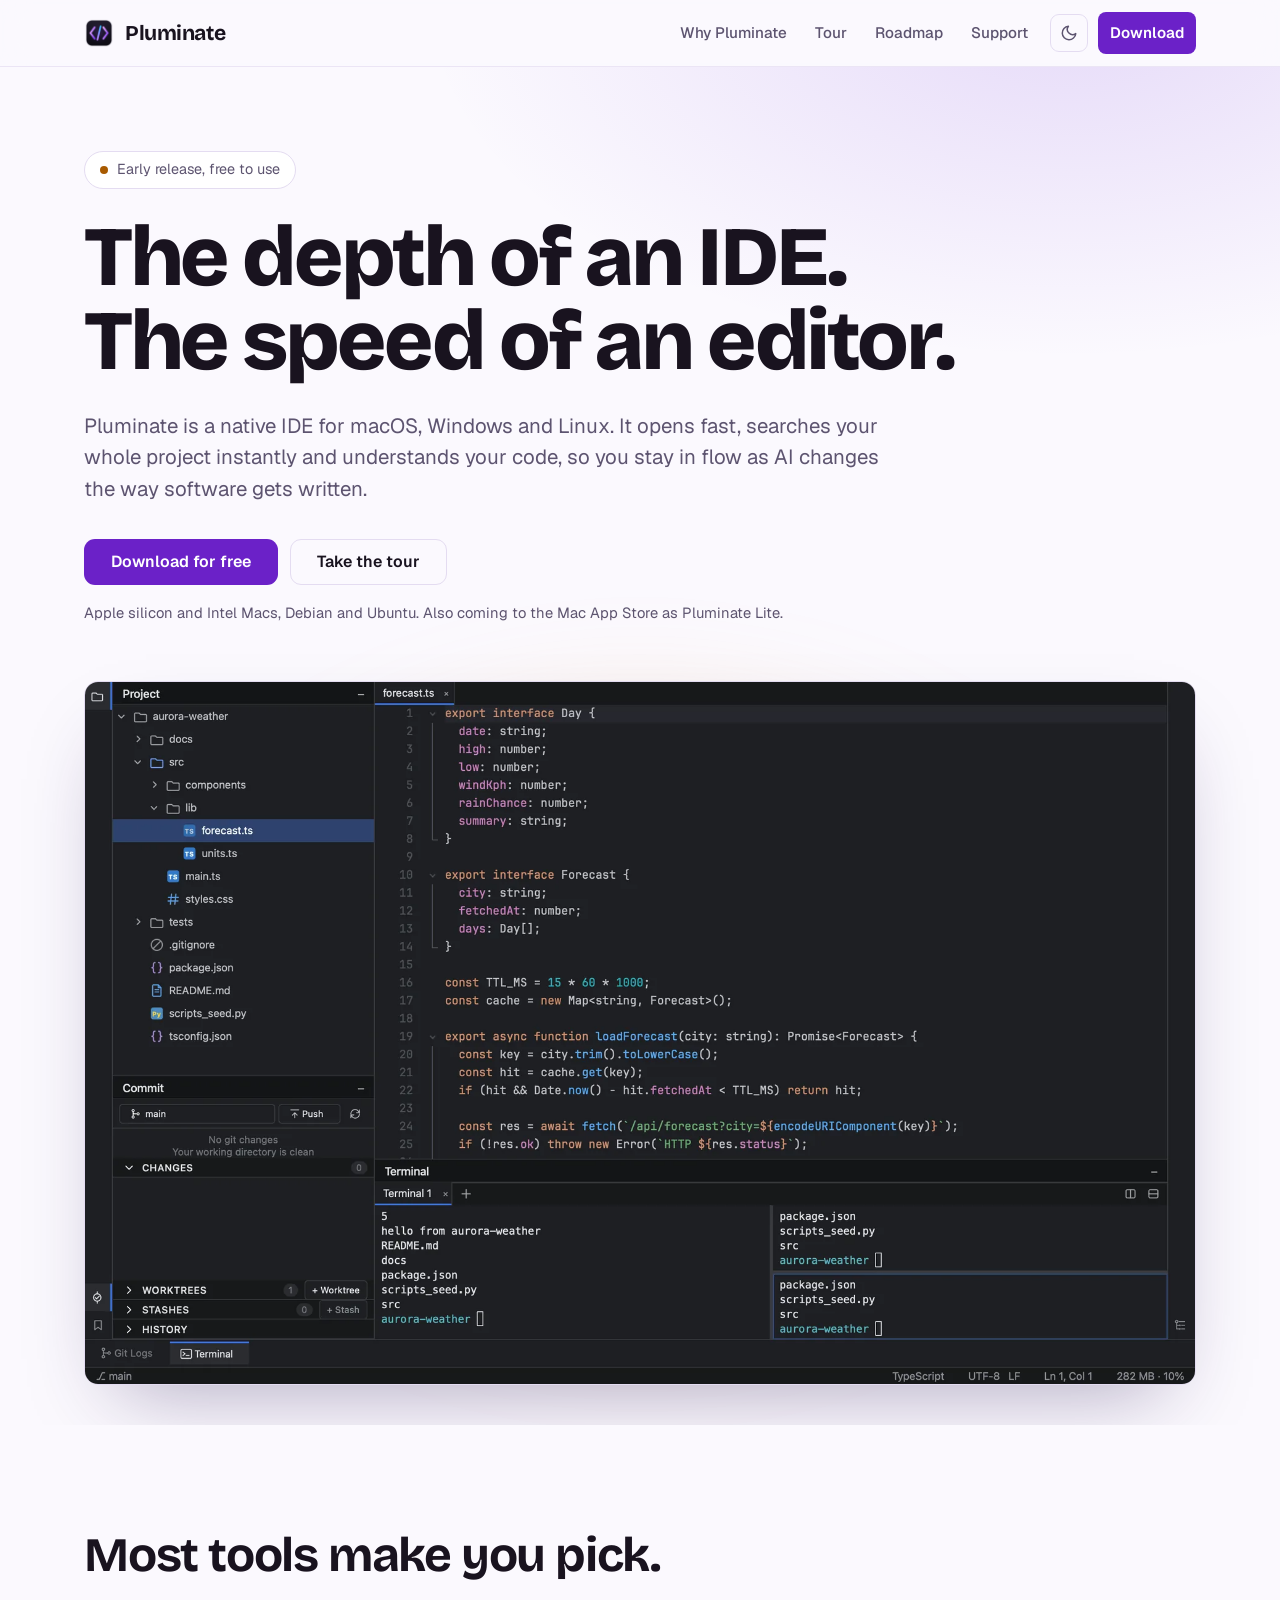
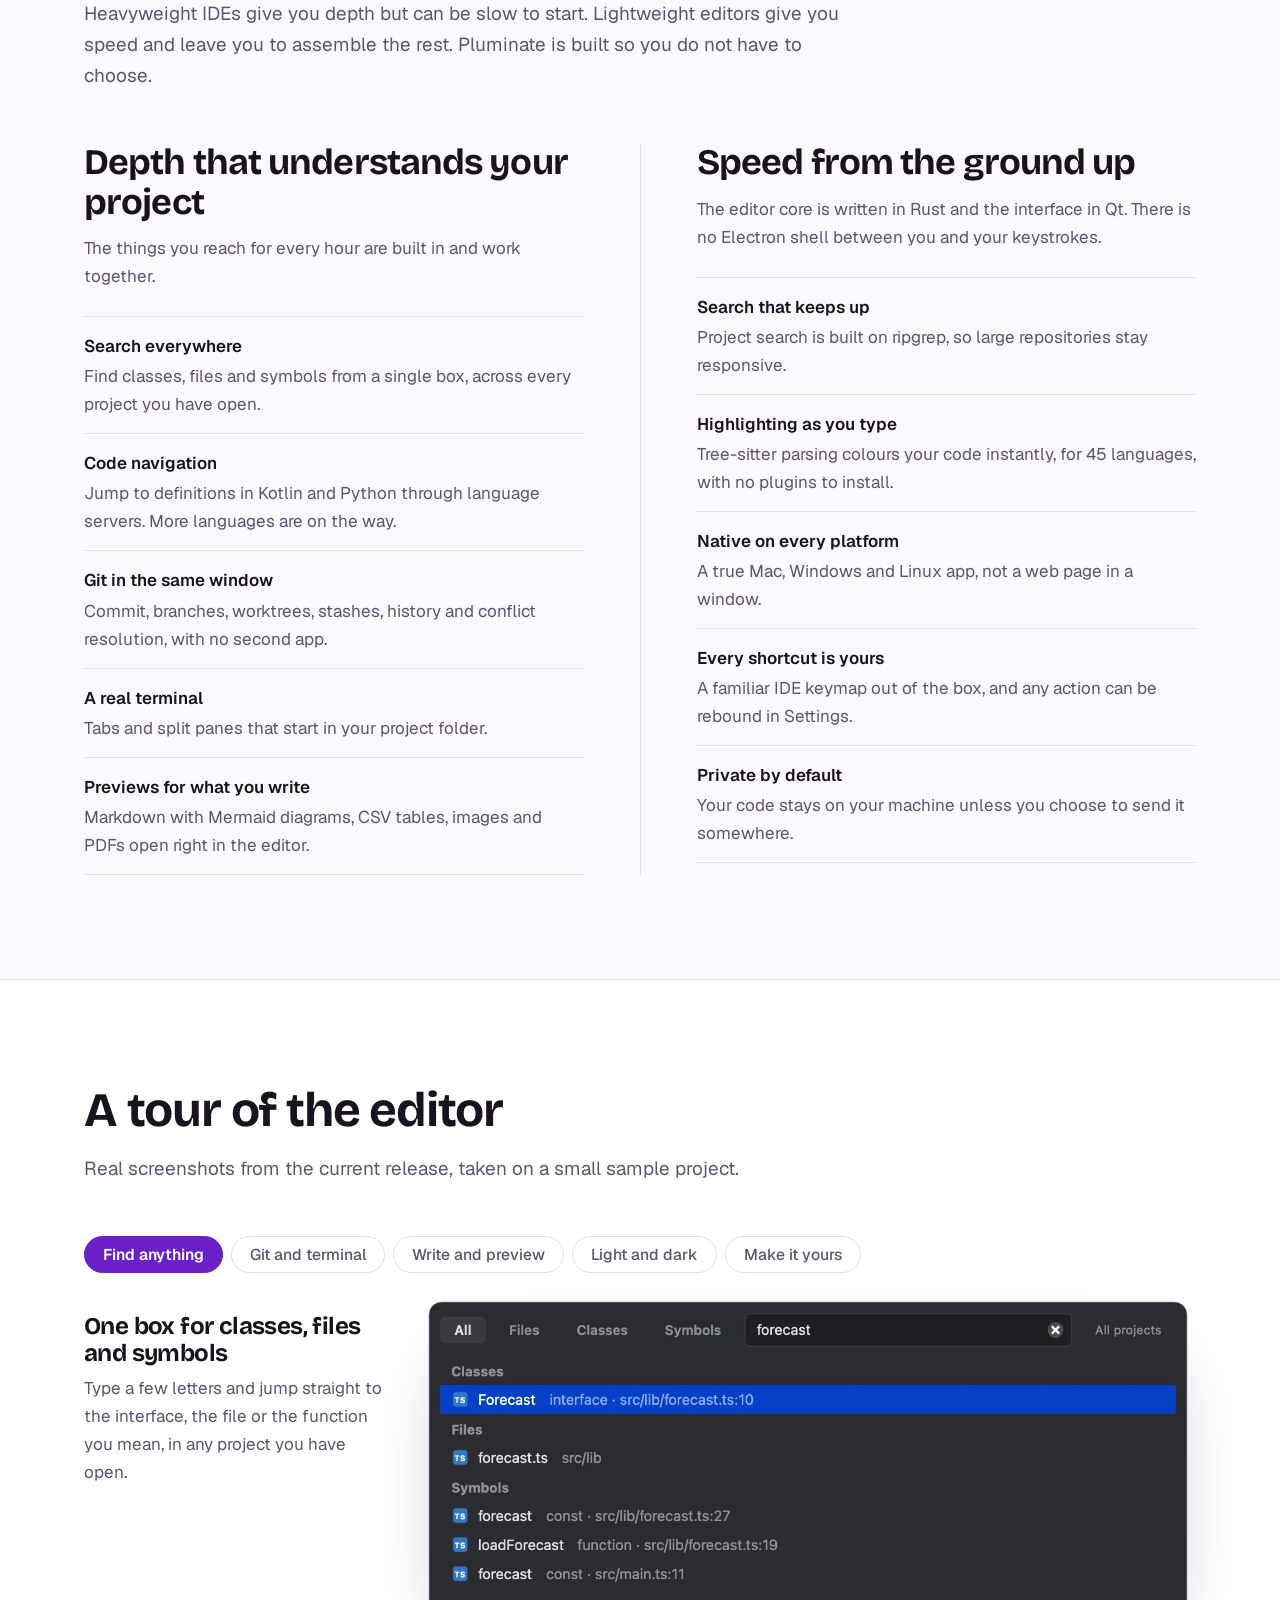
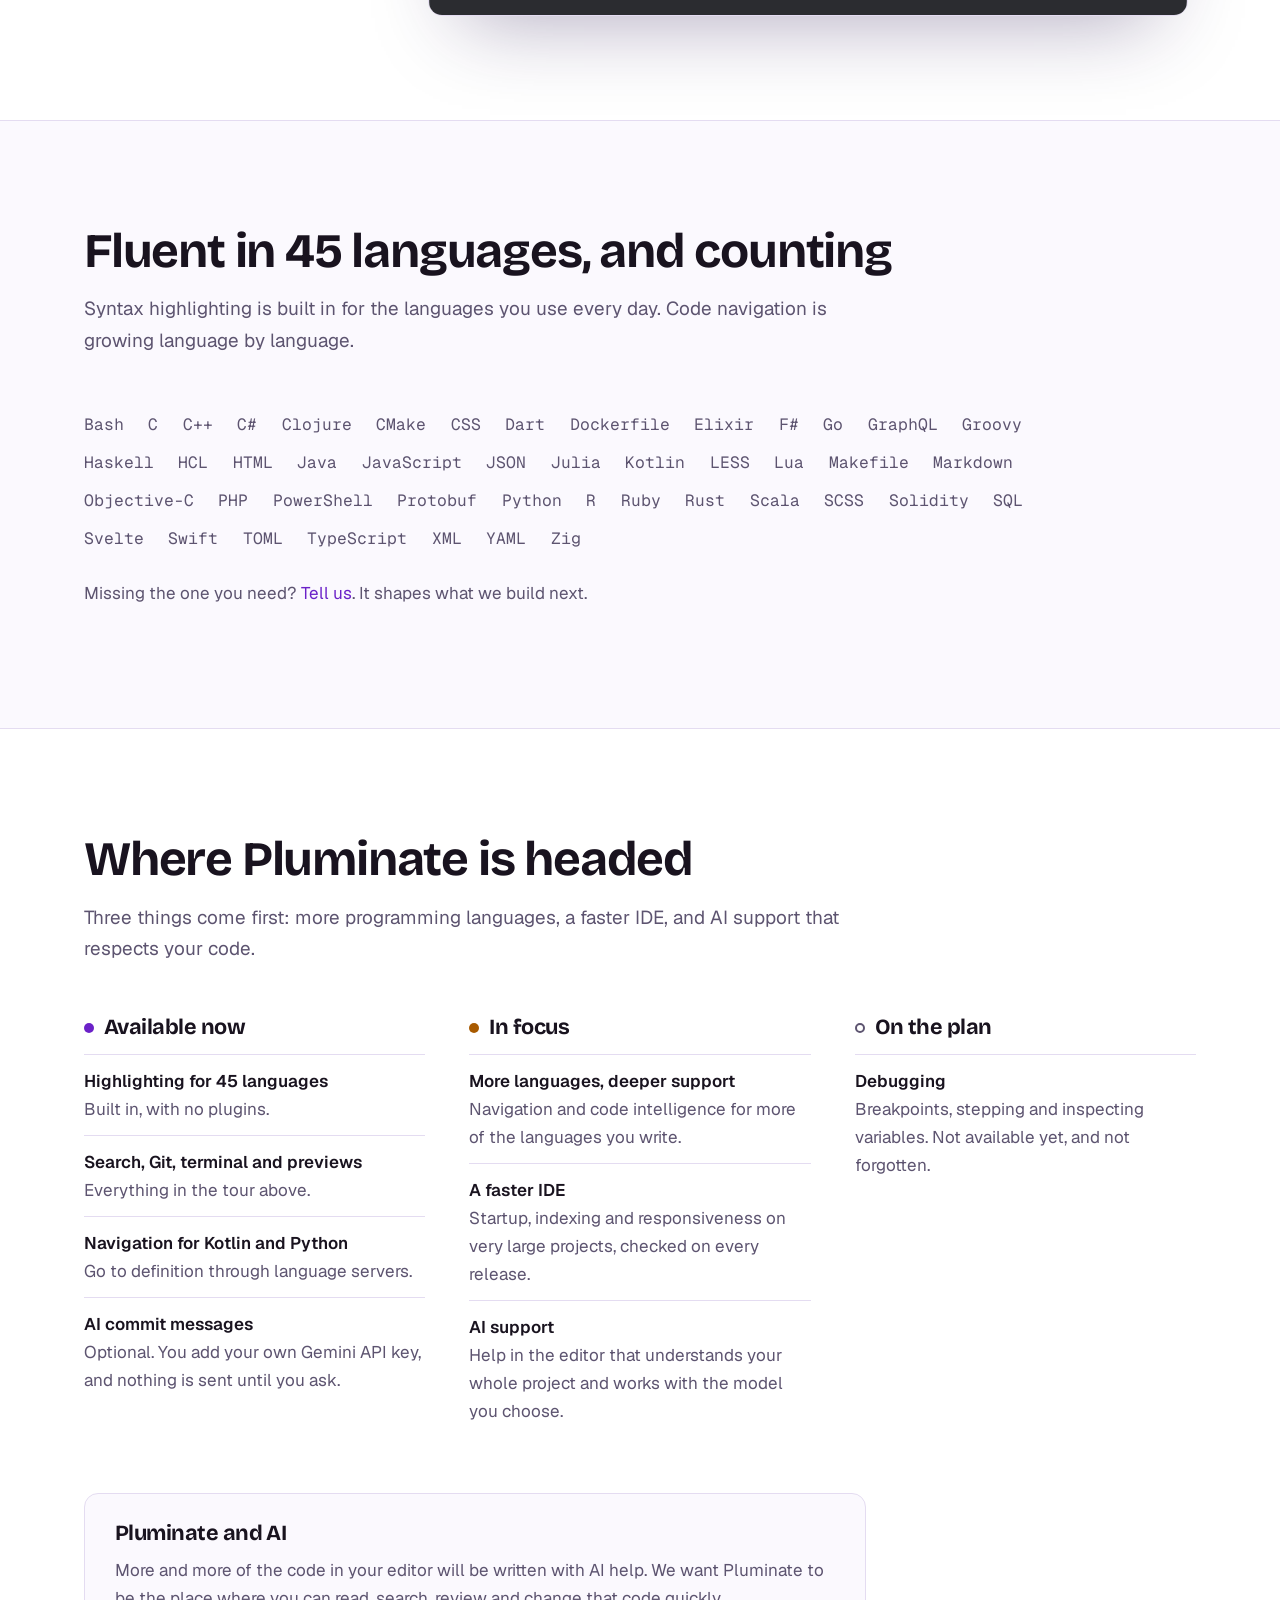
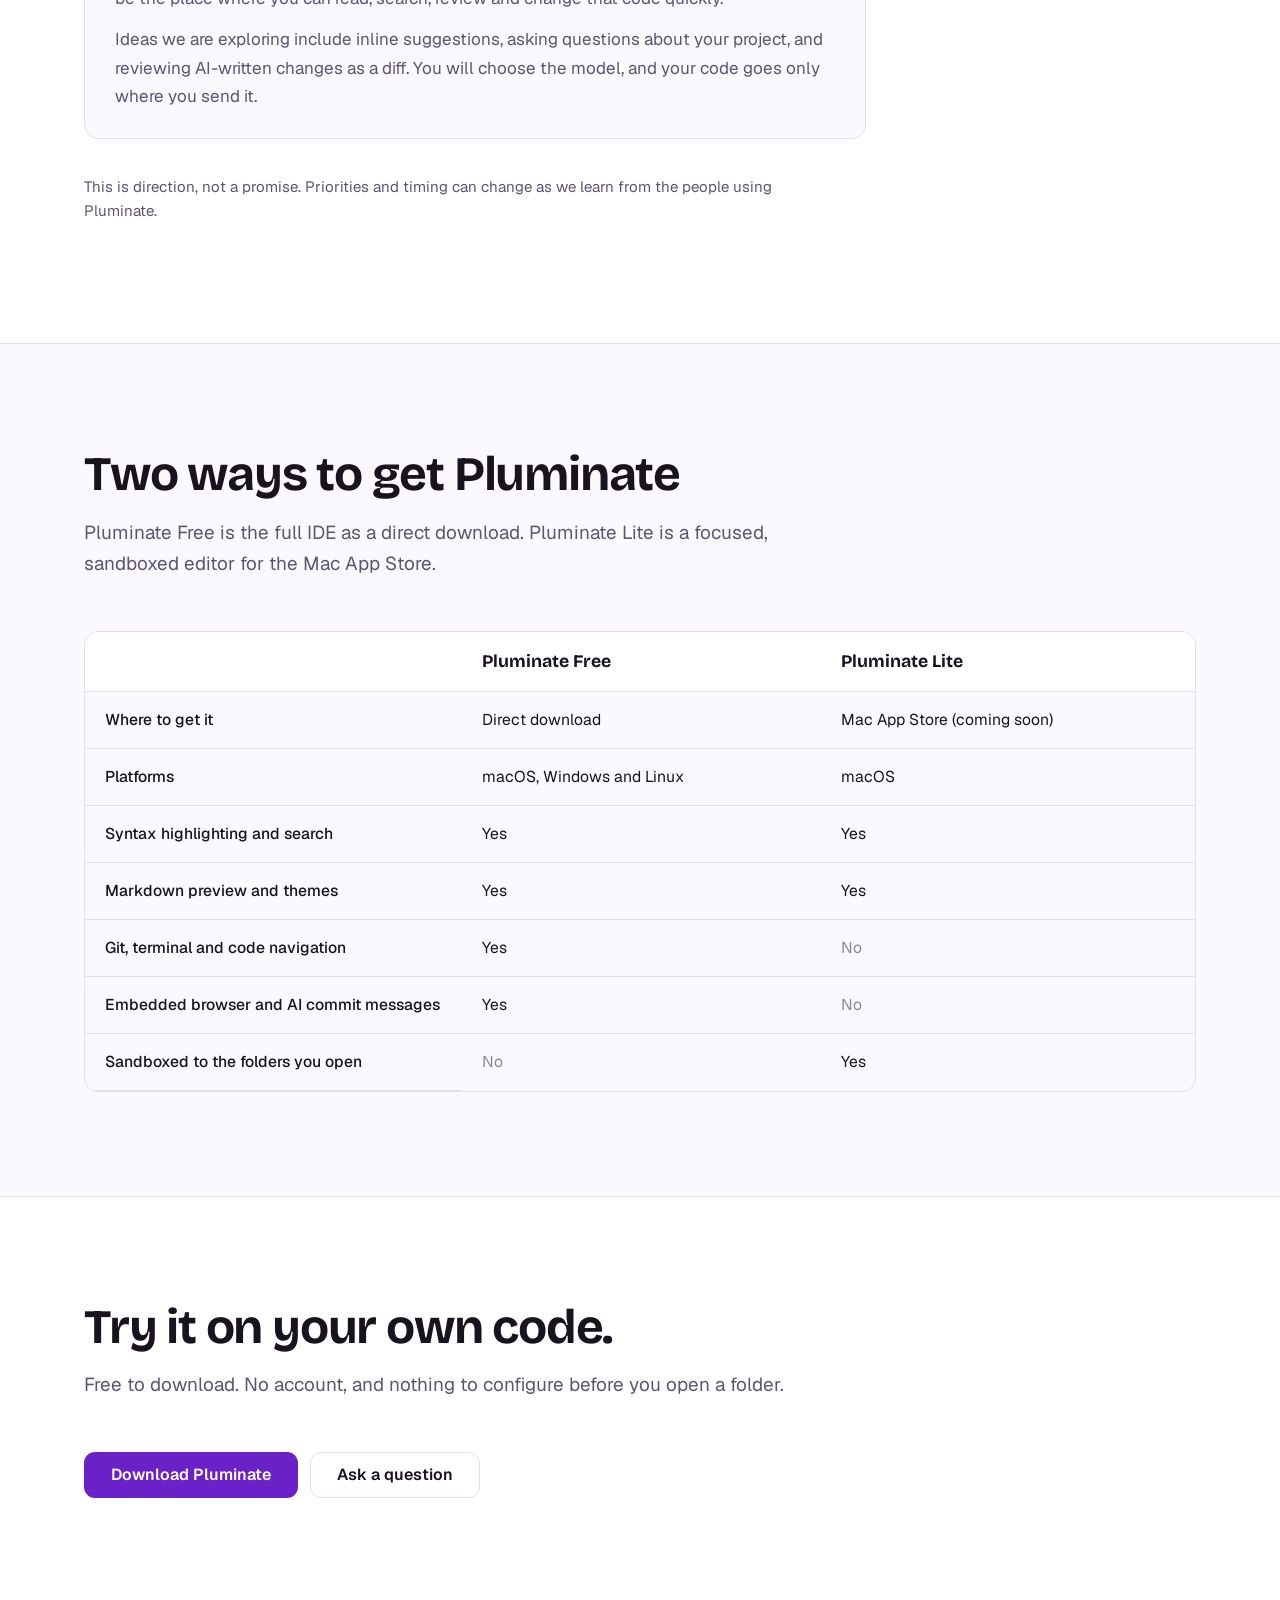
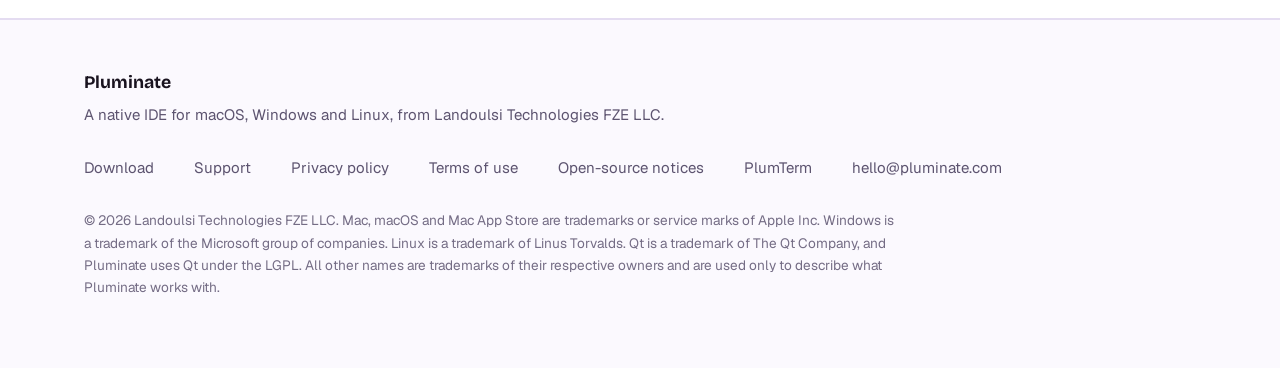
<file: index.html>
<!DOCTYPE html>
<html lang="en" data-theme="dark">
<head>
    <meta charset="UTF-8">
    <meta name="viewport" content="width=device-width, initial-scale=1.0">
    <title>Pluminate: the depth of an IDE, the speed of an editor</title>
    <meta name="description" content="Pluminate is a native IDE for macOS, Windows and Linux. Fast like an editor, deep like an IDE: search everywhere, Git, a built-in terminal, 45 languages. Free to download.">
    <meta name="theme-color" content="#120d1b">
    <link rel="icon" type="image/png" href="images/icon-64.png">
    <link rel="apple-touch-icon" href="images/apple-touch-icon.png">
    <link rel="canonical" href="https://pluminate.com/">
    <meta property="og:type" content="website">
    <meta property="og:title" content="Pluminate: the depth of an IDE, the speed of an editor">
    <meta property="og:description" content="A native IDE for macOS, Windows and Linux. Free to download.">
    <meta property="og:url" content="https://pluminate.com/">
    <meta property="og:image" content="https://pluminate.com/images/og.png">
    <meta name="twitter:card" content="summary_large_image">
    <script>(function(){var t;try{t=localStorage.getItem("theme");}catch(e){}if(t!=="light"&&t!=="dark"){t=(window.matchMedia&&matchMedia("(prefers-color-scheme: light)").matches)?"light":"dark";}document.documentElement.setAttribute("data-theme",t);document.documentElement.className="js";})();</script>
    <link rel="preload" href="fonts/bricolage-grotesque.woff2" as="font" type="font/woff2" crossorigin>
    <link rel="stylesheet" href="style.css">
</head>
<body>
    <a class="skip" href="#main">Skip to content</a>
    <header>
        <div class="container">
            <a class="brand" href="index.html"><img src="images/icon-64.png" alt="" width="30" height="30">Pluminate</a>
            <nav aria-label="Main">
                <a href="index.html#why">Why Pluminate</a>
                <a href="index.html#tour">Tour</a>
                <a href="index.html#roadmap">Roadmap</a>
                <a href="support.html">Support</a>
                <button type="button" class="theme-toggle" id="theme-toggle" aria-label="Toggle theme"></button>
                <a class="nav-cta" href="download.html">Download</a>
            </nav>
        </div>
    </header>

    <main id="main">
        <div class="hero">
            <div class="container">
                <div class="pill-badge"><span class="dot"></span> Early release, free to use</div>
                <h1>The depth of an IDE. The speed of an editor.</h1>
                <p class="lead">Pluminate is a native IDE for macOS, Windows and Linux. It opens fast, searches your whole project instantly and understands your code, so you stay in flow as AI changes the way software gets written.</p>
                <div class="cta-row">
                    <a class="button" href="download.html">Download for free</a>
                    <a class="button secondary" href="#tour">Take the tour</a>
                </div>
                <p class="cta-note">Apple silicon and Intel Macs, Debian and Ubuntu. Also coming to the Mac App Store as Pluminate Lite.</p>
                <div class="stage">
                    <img class="shot" src="images/terminal-git.webp" alt="Pluminate with a project tree, a TypeScript file, the Git commit panel and split terminals in one dark window" width="1800" height="1138">
                </div>
            </div>
        </div>

        <section id="why">
            <div class="container">
                <h2>Most tools make you pick.</h2>
                <p class="lead">Heavyweight IDEs give you depth but can be slow to start. Lightweight editors give you speed and leave you to assemble the rest. Pluminate is built so you do not have to choose.</p>
                <div class="pair">
                    <div class="pair-col">
                        <h3>Depth that understands your project</h3>
                        <p>The things you reach for every hour are built in and work together.</p>
                        <ul class="facts">
                            <li><strong>Search everywhere</strong>Find classes, files and symbols from a single box, across every project you have open.</li>
                            <li><strong>Code navigation</strong>Jump to definitions in Kotlin and Python through language servers. More languages are on the way.</li>
                            <li><strong>Git in the same window</strong>Commit, branches, worktrees, stashes, history and conflict resolution, with no second app.</li>
                            <li><strong>A real terminal</strong>Tabs and split panes that start in your project folder.</li>
                            <li><strong>Previews for what you write</strong>Markdown with Mermaid diagrams, CSV tables, images and PDFs open right in the editor.</li>
                        </ul>
                    </div>
                    <div class="pair-col">
                        <h3>Speed from the ground up</h3>
                        <p>The editor core is written in Rust and the interface in Qt. There is no Electron shell between you and your keystrokes.</p>
                        <ul class="facts">
                            <li><strong>Search that keeps up</strong>Project search is built on ripgrep, so large repositories stay responsive.</li>
                            <li><strong>Highlighting as you type</strong>Tree-sitter parsing colours your code instantly, for 45 languages, with no plugins to install.</li>
                            <li><strong>Native on every platform</strong>A true Mac, Windows and Linux app, not a web page in a window.</li>
                            <li><strong>Every shortcut is yours</strong>A familiar IDE keymap out of the box, and any action can be rebound in Settings.</li>
                            <li><strong>Private by default</strong>Your code stays on your machine unless you choose to send it somewhere.</li>
                        </ul>
                    </div>
                </div>
            </div>
        </section>

        <section id="tour" class="alt">
            <div class="container">
                <h2>A tour of the editor</h2>
                <p class="lead">Real screenshots from the current release, taken on a small sample project.</p>
                <div class="tabs" role="tablist" aria-label="Tour">
                    <button type="button" class="tab" role="tab" id="tab-find" aria-controls="panel-find" aria-selected="true">Find anything</button>
                    <button type="button" class="tab" role="tab" id="tab-git" aria-controls="panel-git" aria-selected="false" tabindex="-1">Git and terminal</button>
                    <button type="button" class="tab" role="tab" id="tab-docs" aria-controls="panel-docs" aria-selected="false" tabindex="-1">Write and preview</button>
                    <button type="button" class="tab" role="tab" id="tab-light" aria-controls="panel-light" aria-selected="false" tabindex="-1">Light and dark</button>
                    <button type="button" class="tab" role="tab" id="tab-style" aria-controls="panel-style" aria-selected="false" tabindex="-1">Make it yours</button>
                </div>
                <div class="panel" role="tabpanel" id="panel-find" aria-labelledby="tab-find">
                    <div class="panel-text">
                        <h3>One box for classes, files and symbols</h3>
                        <p>Type a few letters and jump straight to the interface, the file or the function you mean, in any project you have open.</p>
                    </div>
                    <div class="panel-shot narrow"><img class="shot" src="images/search-everywhere.webp" alt="The search dialog listing a matching interface, a file and three symbols for the query forecast" width="1360" height="560" loading="lazy"></div>
                </div>
                <div class="panel" role="tabpanel" id="panel-git" aria-labelledby="tab-git" hidden>
                    <div class="panel-text">
                        <h3>Version control and a shell, beside your code</h3>
                        <p>See branches, worktrees, stashes and history in the side panel, and run commands in split terminals without leaving the window.</p>
                    </div>
                    <div class="panel-shot"><img class="shot" src="images/terminal-git.webp" alt="The commit panel on the left and two split terminal panes below a TypeScript file" width="1800" height="1138" loading="lazy"></div>
                </div>
                <div class="panel" role="tabpanel" id="panel-docs" aria-labelledby="tab-docs" hidden>
                    <div class="panel-text">
                        <h3>Write Markdown with a live preview</h3>
                        <p>Edit the source on one side and watch the rendered page update on the other, including tables, lists, code blocks and diagrams.</p>
                    </div>
                    <div class="panel-shot"><img class="shot" src="images/03-markdown-split.webp" alt="Markdown source on the left and its rendered preview on the right" width="1600" height="1000" loading="lazy"></div>
                </div>
                <div class="panel" role="tabpanel" id="panel-light" aria-labelledby="tab-light" hidden>
                    <div class="panel-text">
                        <h3>A light theme that is not an afterthought</h3>
                        <p>Follow the system appearance or choose a theme yourself. Both are designed for long days of reading code.</p>
                    </div>
                    <div class="panel-shot"><img class="shot" src="images/02-editor-light.webp" alt="A TypeScript file in the light theme with the project tree on the left" width="1600" height="1000" loading="lazy"></div>
                </div>
                <div class="panel" role="tabpanel" id="panel-style" aria-labelledby="tab-style" hidden>
                    <div class="panel-text">
                        <h3>Make it yours</h3>
                        <p>Choose the interface theme, colour scheme, font, size and line height, and see the result in a live preview as you adjust.</p>
                    </div>
                    <div class="panel-shot"><img class="shot" src="images/10-settings-appearance-dark.webp" alt="The Appearance settings with theme, colour scheme and font options" width="1600" height="1000" loading="lazy"></div>
                </div>
            </div>
        </section>

        <section id="languages">
            <div class="container">
                <h2>Fluent in 45 languages, and counting</h2>
                <p class="lead">Syntax highlighting is built in for the languages you use every day. Code navigation is growing language by language.</p>
                <ul class="langs" aria-label="Supported languages">
                    <li>Bash</li><li>C</li><li>C++</li><li>C#</li><li>Clojure</li><li>CMake</li><li>CSS</li><li>Dart</li><li>Dockerfile</li><li>Elixir</li><li>F#</li><li>Go</li><li>GraphQL</li><li>Groovy</li><li>Haskell</li><li>HCL</li><li>HTML</li><li>Java</li><li>JavaScript</li><li>JSON</li><li>Julia</li><li>Kotlin</li><li>LESS</li><li>Lua</li><li>Makefile</li><li>Markdown</li><li>Objective-C</li><li>PHP</li><li>PowerShell</li><li>Protobuf</li><li>Python</li><li>R</li><li>Ruby</li><li>Rust</li><li>Scala</li><li>SCSS</li><li>Solidity</li><li>SQL</li><li>Svelte</li><li>Swift</li><li>TOML</li><li>TypeScript</li><li>XML</li><li>YAML</li><li>Zig</li>
                </ul>
                <p class="langs-note">Missing the one you need? <a href="support.html">Tell us</a>. It shapes what we build next.</p>
            </div>
        </section>

        <section id="roadmap" class="alt">
            <div class="container">
                <h2>Where Pluminate is headed</h2>
                <p class="lead">Three things come first: more programming languages, a faster IDE, and AI support that respects your code.</p>
                <div class="road">
                    <div class="road-col">
                        <h3>Available now</h3>
                        <ul>
                            <li><strong>Highlighting for 45 languages</strong>Built in, with no plugins.</li>
                            <li><strong>Search, Git, terminal and previews</strong>Everything in the tour above.</li>
                            <li><strong>Navigation for Kotlin and Python</strong>Go to definition through language servers.</li>
                            <li><strong>AI commit messages</strong>Optional. You add your own Gemini API key, and nothing is sent until you ask.</li>
                        </ul>
                    </div>
                    <div class="road-col focus">
                        <h3>In focus</h3>
                        <ul>
                            <li><strong>More languages, deeper support</strong>Navigation and code intelligence for more of the languages you write.</li>
                            <li><strong>A faster IDE</strong>Startup, indexing and responsiveness on very large projects, checked on every release.</li>
                            <li><strong>AI support</strong>Help in the editor that understands your whole project and works with the model you choose.</li>
                        </ul>
                    </div>
                    <div class="road-col later">
                        <h3>On the plan</h3>
                        <ul>
                            <li><strong>Debugging</strong>Breakpoints, stepping and inspecting variables. Not available yet, and not forgotten.</li>
                        </ul>
                    </div>
                </div>
                <div class="ai-note">
                    <h3>Pluminate and AI</h3>
                    <p>More and more of the code in your editor will be written with AI help. We want Pluminate to be the place where you can read, search, review and change that code quickly.</p>
                    <p>Ideas we are exploring include inline suggestions, asking questions about your project, and reviewing AI-written changes as a diff. You will choose the model, and your code goes only where you send it.</p>
                </div>
                <p class="fineprint">This is direction, not a promise. Priorities and timing can change as we learn from the people using Pluminate.</p>
            </div>
        </section>

        <section id="editions">
            <div class="container">
                <h2>Two ways to get Pluminate</h2>
                <p class="lead">Pluminate Free is the full IDE as a direct download. Pluminate Lite is a focused, sandboxed editor for the Mac App Store.</p>
                <div class="table-wrap">
                    <table class="compare">
                        <thead><tr><th scope="col"></th><th scope="col">Pluminate Free</th><th scope="col">Pluminate Lite</th></tr></thead>
                        <tbody>
                            <tr><th scope="row">Where to get it</th><td class="y">Direct download</td><td class="y">Mac App Store (coming soon)</td></tr>
                            <tr><th scope="row">Platforms</th><td class="y">macOS, Windows and Linux</td><td class="y">macOS</td></tr>
                            <tr><th scope="row">Syntax highlighting and search</th><td class="y">Yes</td><td class="y">Yes</td></tr>
                            <tr><th scope="row">Markdown preview and themes</th><td class="y">Yes</td><td class="y">Yes</td></tr>
                            <tr><th scope="row">Git, terminal and code navigation</th><td class="y">Yes</td><td class="n">No</td></tr>
                            <tr><th scope="row">Embedded browser and AI commit messages</th><td class="y">Yes</td><td class="n">No</td></tr>
                            <tr><th scope="row">Sandboxed to the folders you open</th><td class="n">No</td><td class="y">Yes</td></tr>
                        </tbody>
                    </table>
                </div>
            </div>
        </section>

        <section class="alt closer">
            <div class="container">
                <h2>Try it on your own code.</h2>
                <p class="lead">Free to download. No account, and nothing to configure before you open a folder.</p>
                <div class="cta-row">
                    <a class="button" href="download.html">Download Pluminate</a>
                    <a class="button secondary" href="support.html">Ask a question</a>
                </div>
            </div>
        </section>
    </main>

    <footer>
        <div class="container">
            <div>
                <div class="footer-brand">Pluminate</div>
                <div>A native IDE for macOS, Windows and Linux, from Landoulsi Technologies FZE LLC.</div>
            </div>
            <div class="footer-cols">
                <a href="download.html">Download</a>
                <a href="support.html">Support</a>
                <a href="privacy.html">Privacy policy</a>
                <a href="terms.html">Terms of use</a>
                <a href="notices.html">Open-source notices</a>
                <a href="plumterm.html">PlumTerm</a>
                <a href="mailto:hello@pluminate.com">hello@pluminate.com</a>
            </div>
            <p class="legal">&copy; 2026 Landoulsi Technologies FZE LLC. Mac, macOS and Mac App Store are trademarks or service marks of Apple Inc. Windows is a trademark of the Microsoft group of companies. Linux is a trademark of Linus Torvalds. Qt is a trademark of The Qt Company, and Pluminate uses Qt under the LGPL. All other names are trademarks of their respective owners and are used only to describe what Pluminate works with.</p>
        </div>
    </footer>
    <script src="site.js"></script>
</body>
</html>
</file>
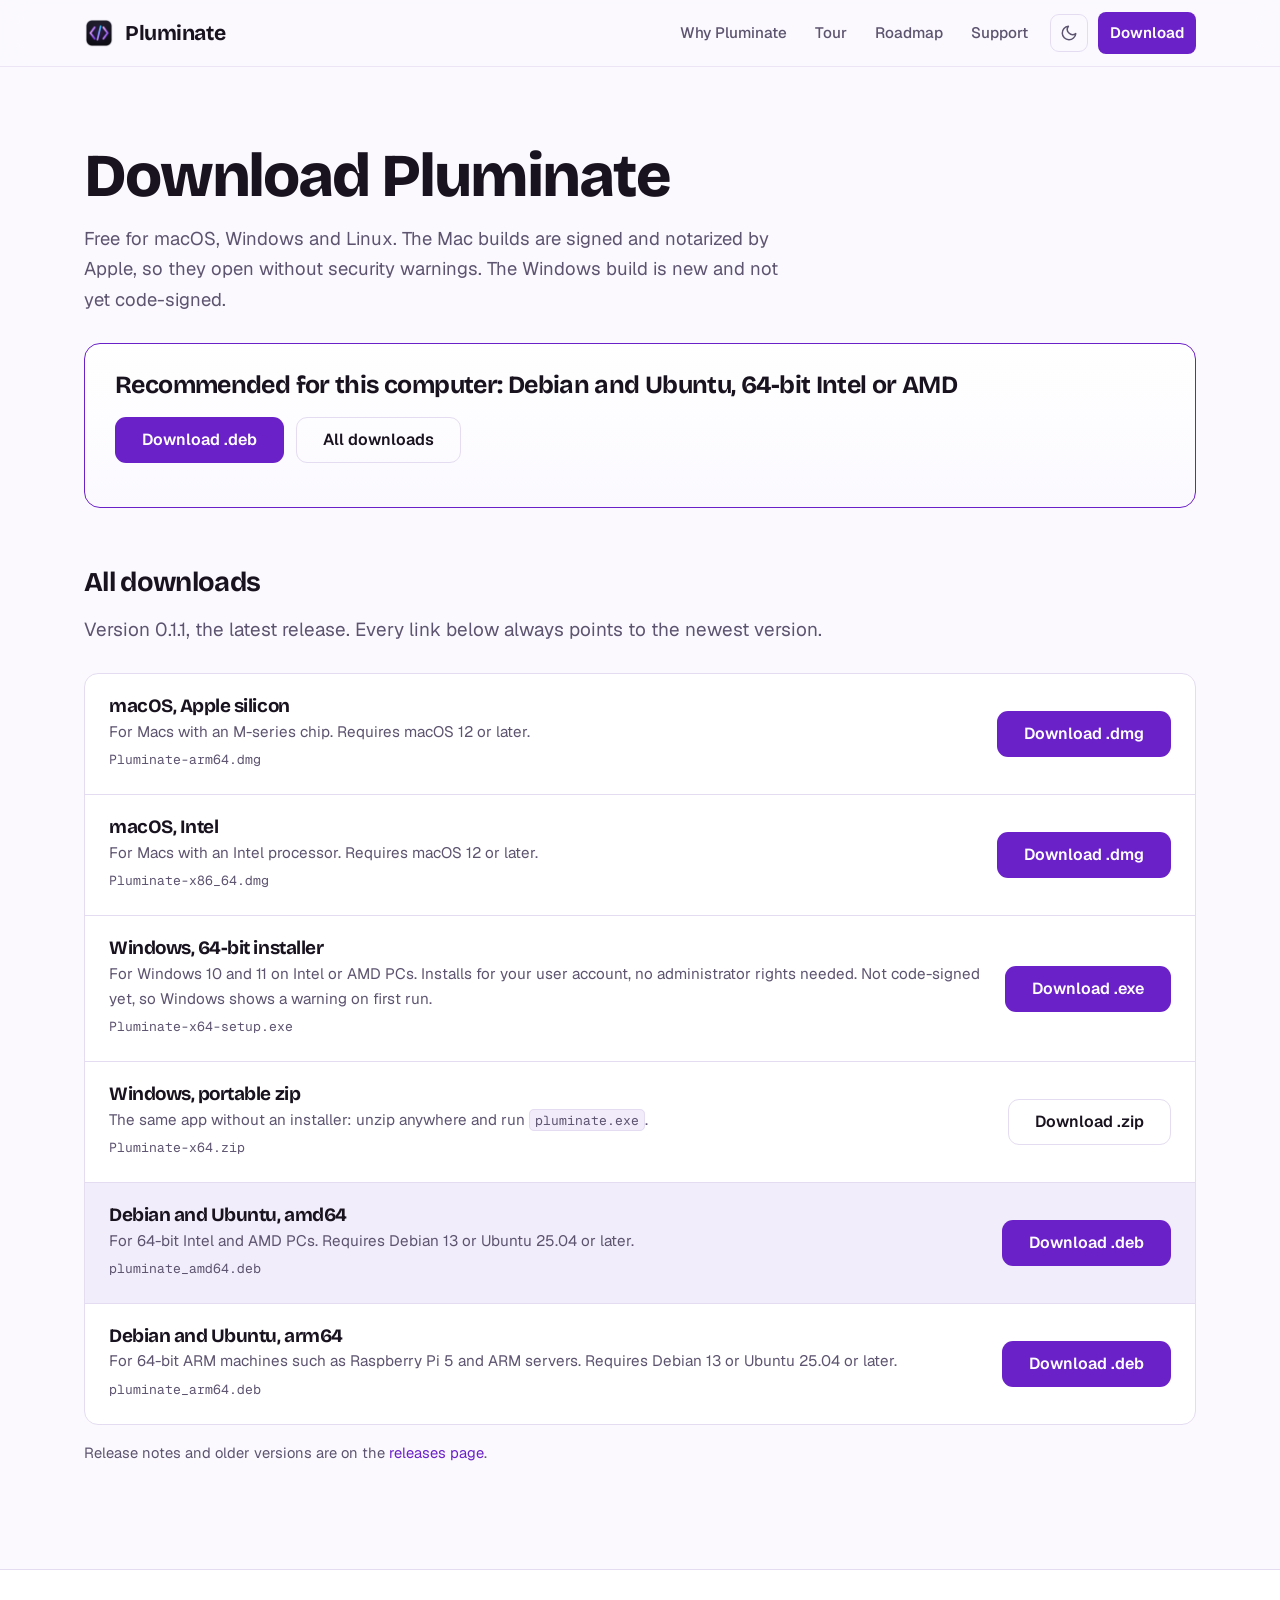
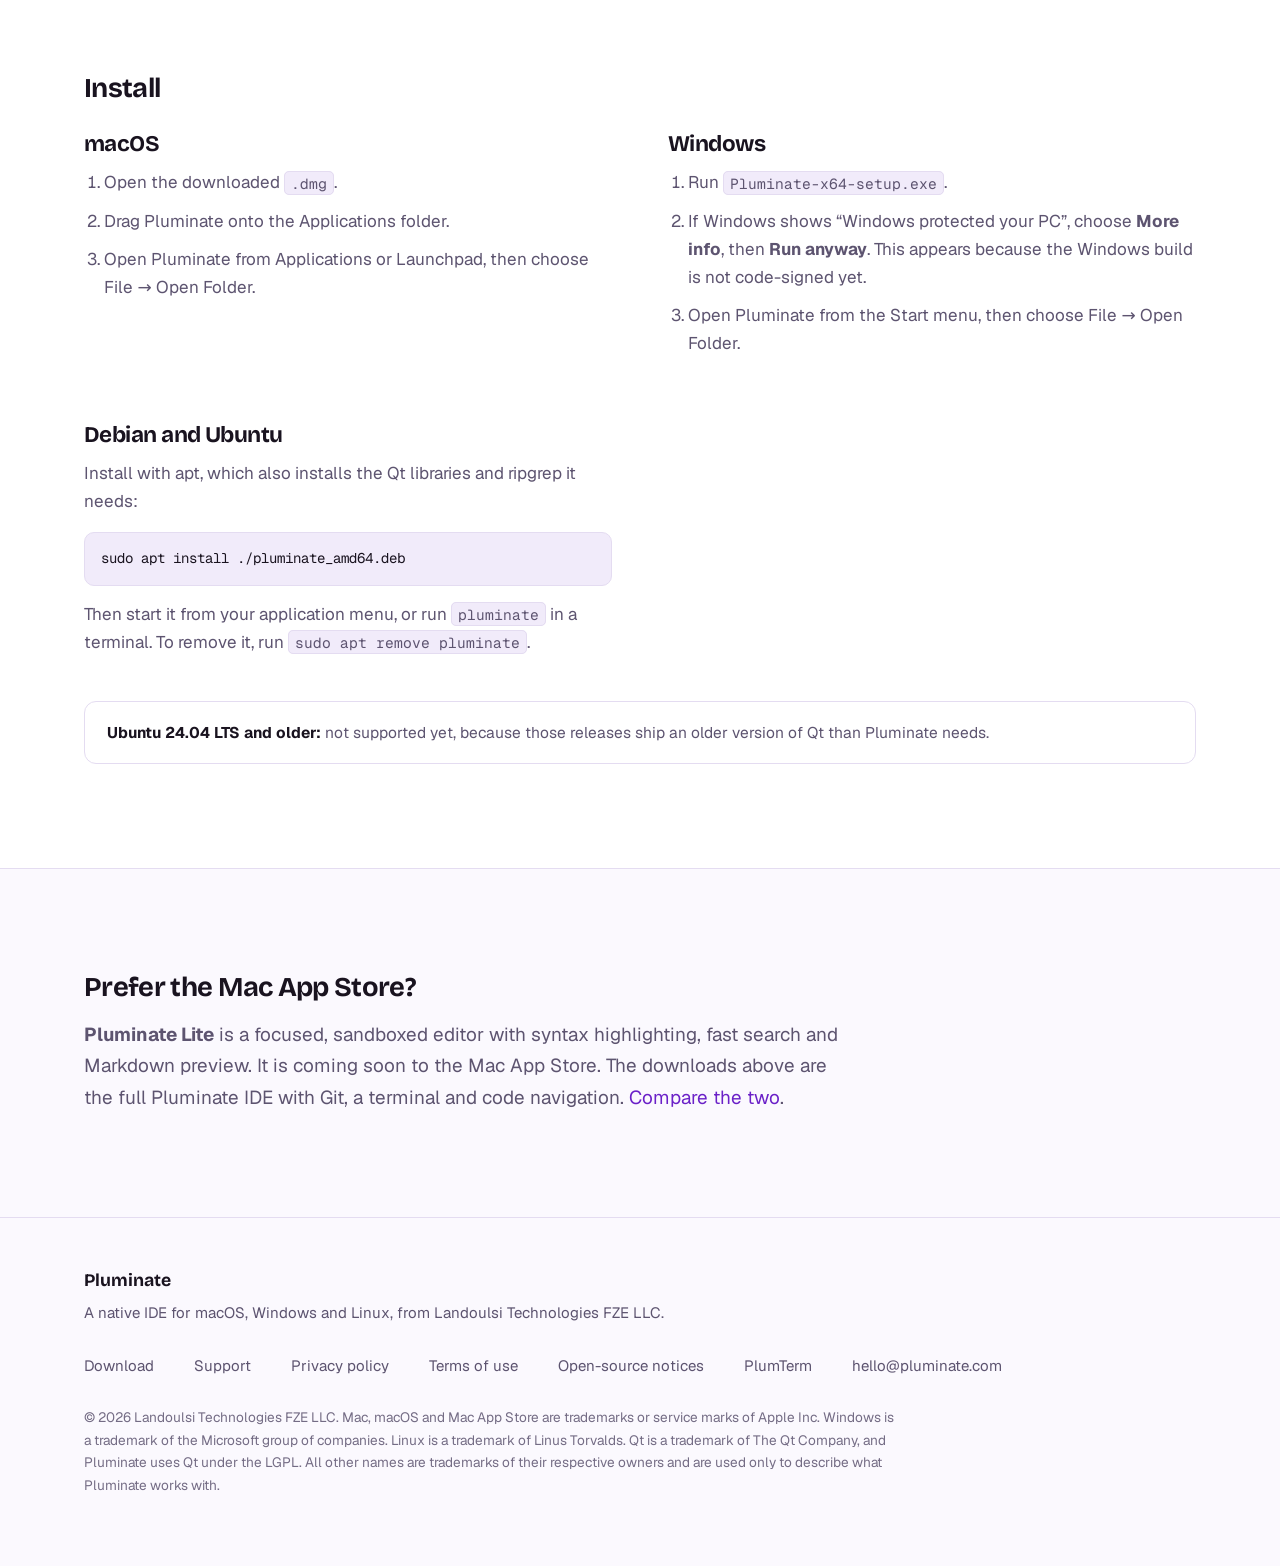
<file: download.html>
<!DOCTYPE html>
<html lang="en" data-theme="dark">
<head>
    <meta charset="UTF-8">
    <meta name="viewport" content="width=device-width, initial-scale=1.0">
    <title>Download Pluminate for macOS, Windows and Linux</title>
    <meta name="description" content="Download Pluminate for free: signed and notarized for Apple silicon and Intel Macs, and as .deb packages for Debian and Ubuntu.">
    <meta name="theme-color" content="#120d1b">
    <link rel="icon" type="image/png" href="images/icon-64.png">
    <link rel="apple-touch-icon" href="images/apple-touch-icon.png">
    <link rel="canonical" href="https://pluminate.com/download.html">
    <meta property="og:type" content="website">
    <meta property="og:title" content="Download Pluminate">
    <meta property="og:description" content="Free for macOS (Apple silicon and Intel), Windows 10 and 11, and Debian or Ubuntu.">
    <meta property="og:image" content="https://pluminate.com/images/og.png">
    <script>(function(){var t;try{t=localStorage.getItem("theme");}catch(e){}if(t!=="light"&&t!=="dark"){t=(window.matchMedia&&matchMedia("(prefers-color-scheme: light)").matches)?"light":"dark";}document.documentElement.setAttribute("data-theme",t);document.documentElement.className="js";})();</script>
    <link rel="preload" href="fonts/bricolage-grotesque.woff2" as="font" type="font/woff2" crossorigin>
    <link rel="stylesheet" href="style.css">
</head>
<body>
    <a class="skip" href="#main">Skip to content</a>
    <header>
        <div class="container">
            <a class="brand" href="index.html"><img src="images/icon-64.png" alt="" width="30" height="30">Pluminate</a>
            <nav aria-label="Main">
                <a href="index.html#why">Why Pluminate</a>
                <a href="index.html#tour">Tour</a>
                <a href="index.html#roadmap">Roadmap</a>
                <a href="support.html">Support</a>
                <button type="button" class="theme-toggle" id="theme-toggle" aria-label="Toggle theme"></button>
                <a class="nav-cta active" href="download.html" aria-current="page">Download</a>
            </nav>
        </div>
    </header>

    <main id="main">
        <div class="page-head">
            <div class="container">
                <h1>Download Pluminate</h1>
                <p>Free for macOS, Windows and Linux. The Mac builds are signed and notarized by Apple, so they open without security warnings. The Windows build is new and not yet code-signed.</p>

                <div class="reco" id="reco" hidden>
                    <h2>Recommended for this computer: <span id="reco-name"></span></h2>
                    <p id="reco-hint" hidden>We cannot always tell which Mac chip you have. If the file will not open, pick the other Mac download below. To check, choose Apple menu &rarr; About This Mac: a chip named Apple M1 or later is Apple silicon, and anything that says Intel is Intel.</p>
                    <div class="cta-row"><a class="button" id="reco-link" href="#all">Download</a><a class="button secondary" href="#all">All downloads</a></div>
                </div>
            </div>
        </div>

        <section id="all" style="padding-top: 28px;">
            <div class="container">
                <h2 style="font-size: 1.7rem;">All downloads</h2>
                <p class="lead" style="margin-bottom: 28px;">Version 0.1.1, the latest release. Every link below always points to the newest version.</p>
                <ul class="dl-list">
                    <li class="dl-row" data-pkg="dmg-arm64" data-label="macOS, Apple silicon" data-ext=".dmg" data-href="https://github.com/Pluminate/pluminate-releases/releases/latest/download/Pluminate-arm64.dmg">
                        <div>
                            <h3>macOS, Apple silicon</h3>
                            <p>For Macs with an M-series chip. Requires macOS 12 or later.</p>
                            <span class="file">Pluminate-arm64.dmg</span>
                        </div>
                        <a class="button" href="https://github.com/Pluminate/pluminate-releases/releases/latest/download/Pluminate-arm64.dmg">Download .dmg</a>
                    </li>
                    <li class="dl-row" data-pkg="dmg-x86_64" data-label="macOS, Intel" data-ext=".dmg" data-href="https://github.com/Pluminate/pluminate-releases/releases/latest/download/Pluminate-x86_64.dmg">
                        <div>
                            <h3>macOS, Intel</h3>
                            <p>For Macs with an Intel processor. Requires macOS 12 or later.</p>
                            <span class="file">Pluminate-x86_64.dmg</span>
                        </div>
                        <a class="button" href="https://github.com/Pluminate/pluminate-releases/releases/latest/download/Pluminate-x86_64.dmg">Download .dmg</a>
                    </li>
                    <li class="dl-row" data-pkg="win-x64" data-label="Windows 10 and 11, 64-bit" data-ext=".exe" data-href="https://github.com/Pluminate/pluminate-releases/releases/latest/download/Pluminate-x64-setup.exe">
                        <div>
                            <h3>Windows, 64-bit installer</h3>
                            <p>For Windows 10 and 11 on Intel or AMD PCs. Installs for your user account, no administrator rights needed. Not code-signed yet, so Windows shows a warning on first run.</p>
                            <span class="file">Pluminate-x64-setup.exe</span>
                        </div>
                        <a class="button" href="https://github.com/Pluminate/pluminate-releases/releases/latest/download/Pluminate-x64-setup.exe">Download .exe</a>
                    </li>
                    <li class="dl-row" data-label="Windows, portable zip" data-ext=".zip" data-href="https://github.com/Pluminate/pluminate-releases/releases/latest/download/Pluminate-x64.zip">
                        <div>
                            <h3>Windows, portable zip</h3>
                            <p>The same app without an installer: unzip anywhere and run <code>pluminate.exe</code>.</p>
                            <span class="file">Pluminate-x64.zip</span>
                        </div>
                        <a class="button secondary" href="https://github.com/Pluminate/pluminate-releases/releases/latest/download/Pluminate-x64.zip">Download .zip</a>
                    </li>
                    <li class="dl-row" data-pkg="deb-amd64" data-label="Debian and Ubuntu, 64-bit Intel or AMD" data-ext=".deb" data-href="https://github.com/Pluminate/pluminate-releases/releases/latest/download/pluminate_amd64.deb">
                        <div>
                            <h3>Debian and Ubuntu, amd64</h3>
                            <p>For 64-bit Intel and AMD PCs. Requires Debian 13 or Ubuntu 25.04 or later.</p>
                            <span class="file">pluminate_amd64.deb</span>
                        </div>
                        <a class="button" href="https://github.com/Pluminate/pluminate-releases/releases/latest/download/pluminate_amd64.deb">Download .deb</a>
                    </li>
                    <li class="dl-row" data-pkg="deb-arm64" data-label="Debian and Ubuntu, 64-bit ARM" data-ext=".deb" data-href="https://github.com/Pluminate/pluminate-releases/releases/latest/download/pluminate_arm64.deb">
                        <div>
                            <h3>Debian and Ubuntu, arm64</h3>
                            <p>For 64-bit ARM machines such as Raspberry Pi 5 and ARM servers. Requires Debian 13 or Ubuntu 25.04 or later.</p>
                            <span class="file">pluminate_arm64.deb</span>
                        </div>
                        <a class="button" href="https://github.com/Pluminate/pluminate-releases/releases/latest/download/pluminate_arm64.deb">Download .deb</a>
                    </li>
                </ul>
                <p class="cta-note" style="margin-top: 16px;">Release notes and older versions are on the <a href="https://github.com/Pluminate/pluminate-releases/releases">releases page</a>.</p>
            </div>
        </section>

        <section class="alt" id="install">
            <div class="container">
                <h2 style="font-size: 1.7rem;">Install</h2>
                <div class="two-up" style="margin-top: 28px;">
                    <div>
                        <h3>macOS</h3>
                        <ol class="steps">
                            <li>Open the downloaded <code>.dmg</code>.</li>
                            <li>Drag Pluminate onto the Applications folder.</li>
                            <li>Open Pluminate from Applications or Launchpad, then choose File &rarr; Open Folder.</li>
                        </ol>
                    </div>
                    <div>
                        <h3>Windows</h3>
                        <ol class="steps">
                            <li>Run <code>Pluminate-x64-setup.exe</code>.</li>
                            <li>If Windows shows &ldquo;Windows protected your PC&rdquo;, choose <strong>More info</strong>, then <strong>Run anyway</strong>. This appears because the Windows build is not code-signed yet.</li>
                            <li>Open Pluminate from the Start menu, then choose File &rarr; Open Folder.</li>
                        </ol>
                    </div>
                    <div>
                        <h3>Debian and Ubuntu</h3>
                        <p style="color: var(--muted);">Install with apt, which also installs the Qt libraries and ripgrep it needs:</p>
                        <pre class="cmd">sudo apt install ./pluminate_amd64.deb</pre>
                        <p style="color: var(--muted);">Then start it from your application menu, or run <code>pluminate</code> in a terminal. To remove it, run <code>sudo apt remove pluminate</code>.</p>
                    </div>
                </div>
                <div class="note-box"><strong>Ubuntu 24.04 LTS and older:</strong> not supported yet, because those releases ship an older version of Qt than Pluminate needs.</div>
            </div>
        </section>

        <section id="appstore">
            <div class="container">
                <h2 style="font-size: 1.7rem;">Prefer the Mac App Store?</h2>
                <p class="lead" style="margin-bottom: 0;"><strong>Pluminate Lite</strong> is a focused, sandboxed editor with syntax highlighting, fast search and Markdown preview. It is coming soon to the Mac App Store. The downloads above are the full Pluminate IDE with Git, a terminal and code navigation. <a href="index.html#editions">Compare the two</a>.</p>
            </div>
        </section>
    </main>

    <footer>
        <div class="container">
            <div>
                <div class="footer-brand">Pluminate</div>
                <div>A native IDE for macOS, Windows and Linux, from Landoulsi Technologies FZE LLC.</div>
            </div>
            <div class="footer-cols">
                <a href="download.html">Download</a>
                <a href="support.html">Support</a>
                <a href="privacy.html">Privacy policy</a>
                <a href="terms.html">Terms of use</a>
                <a href="notices.html">Open-source notices</a>
                <a href="plumterm.html">PlumTerm</a>
                <a href="mailto:hello@pluminate.com">hello@pluminate.com</a>
            </div>
            <p class="legal">&copy; 2026 Landoulsi Technologies FZE LLC. Mac, macOS and Mac App Store are trademarks or service marks of Apple Inc. Windows is a trademark of the Microsoft group of companies. Linux is a trademark of Linus Torvalds. Qt is a trademark of The Qt Company, and Pluminate uses Qt under the LGPL. All other names are trademarks of their respective owners and are used only to describe what Pluminate works with.</p>
        </div>
    </footer>
    <script src="site.js"></script>
</body>
</html>
</file>
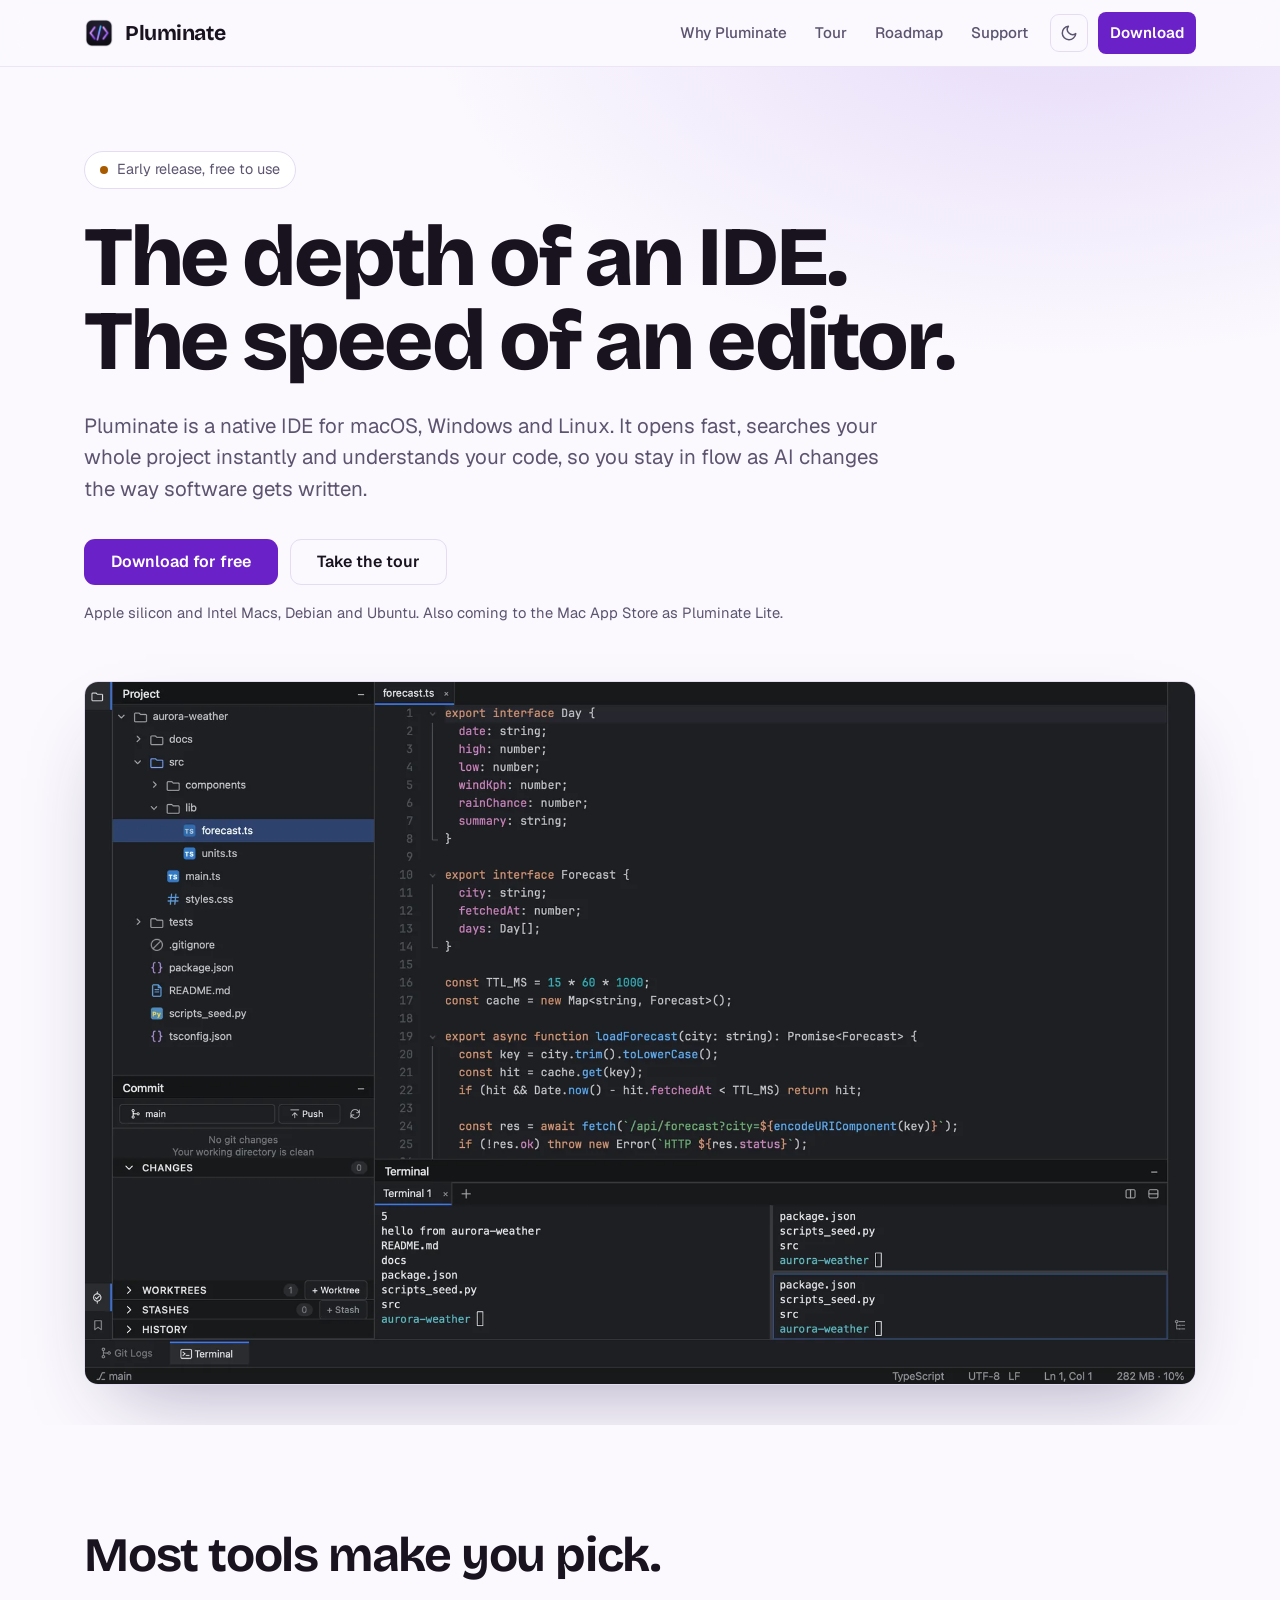
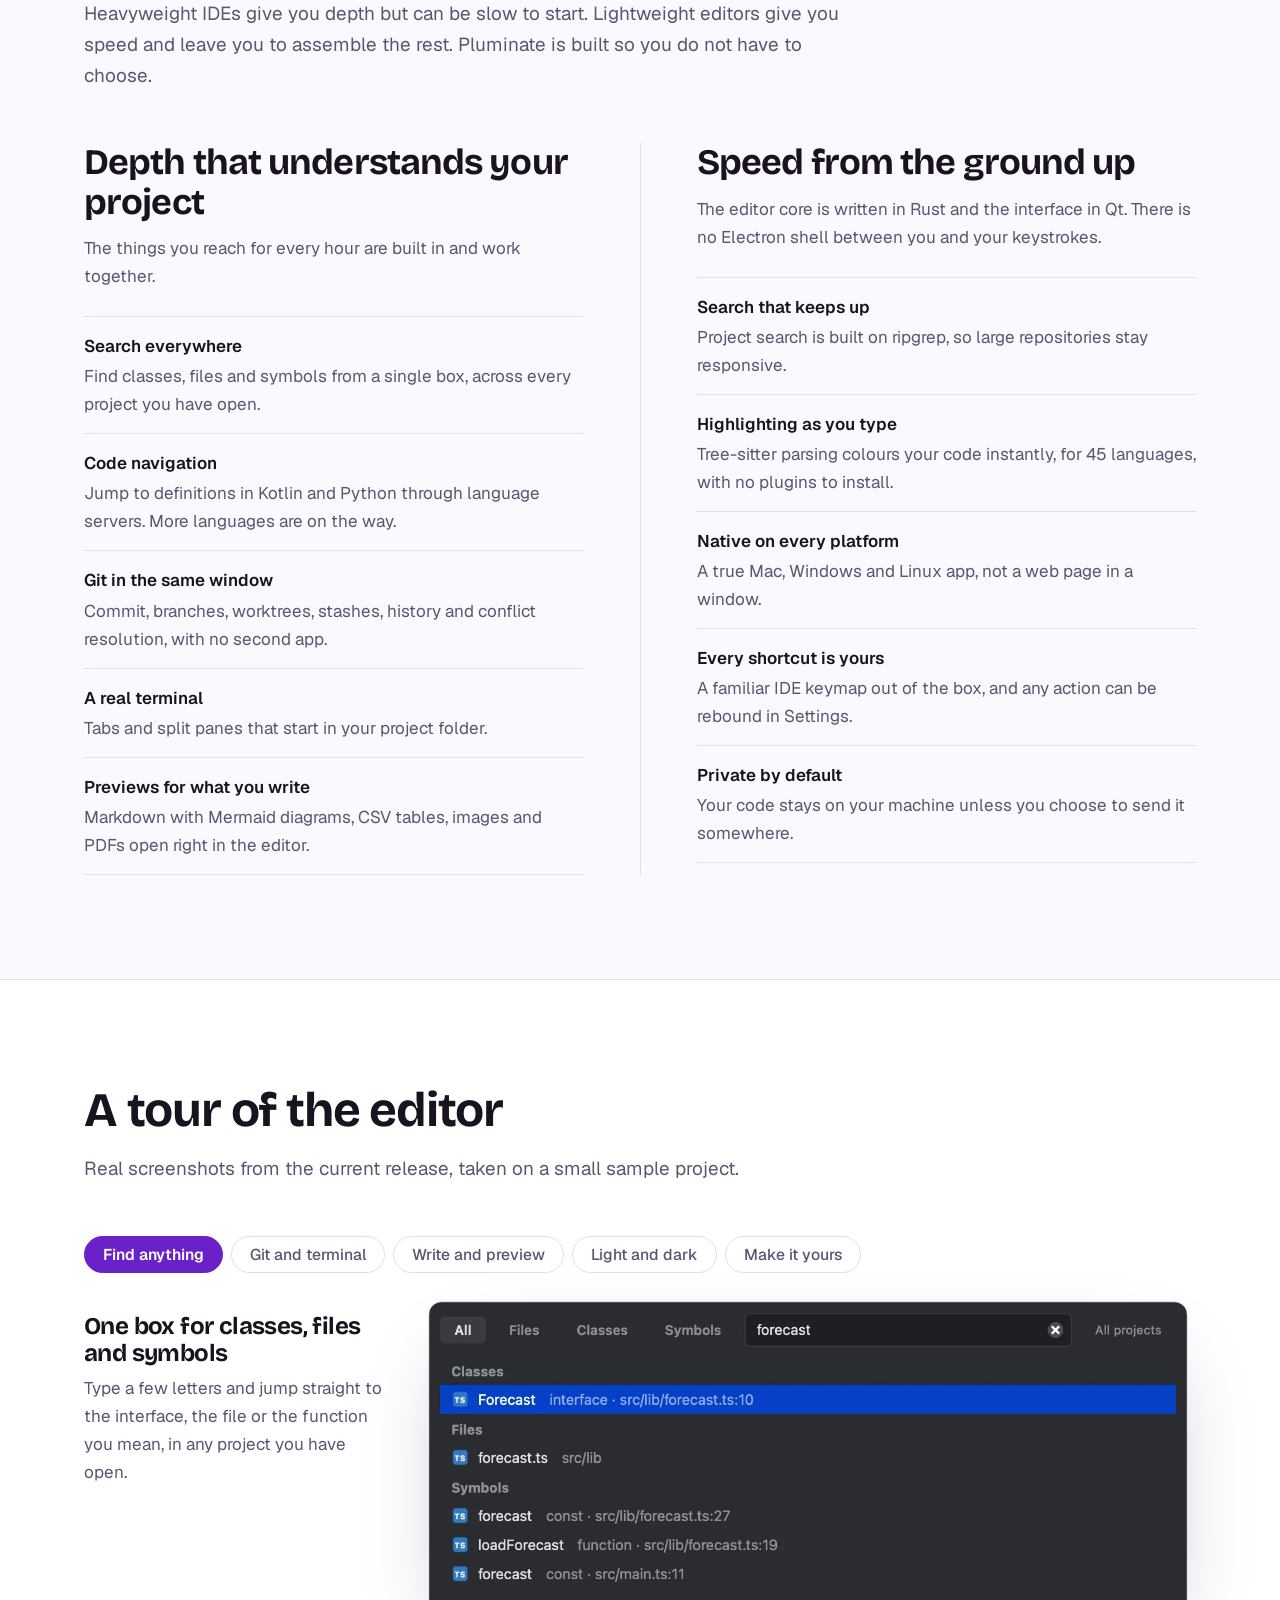
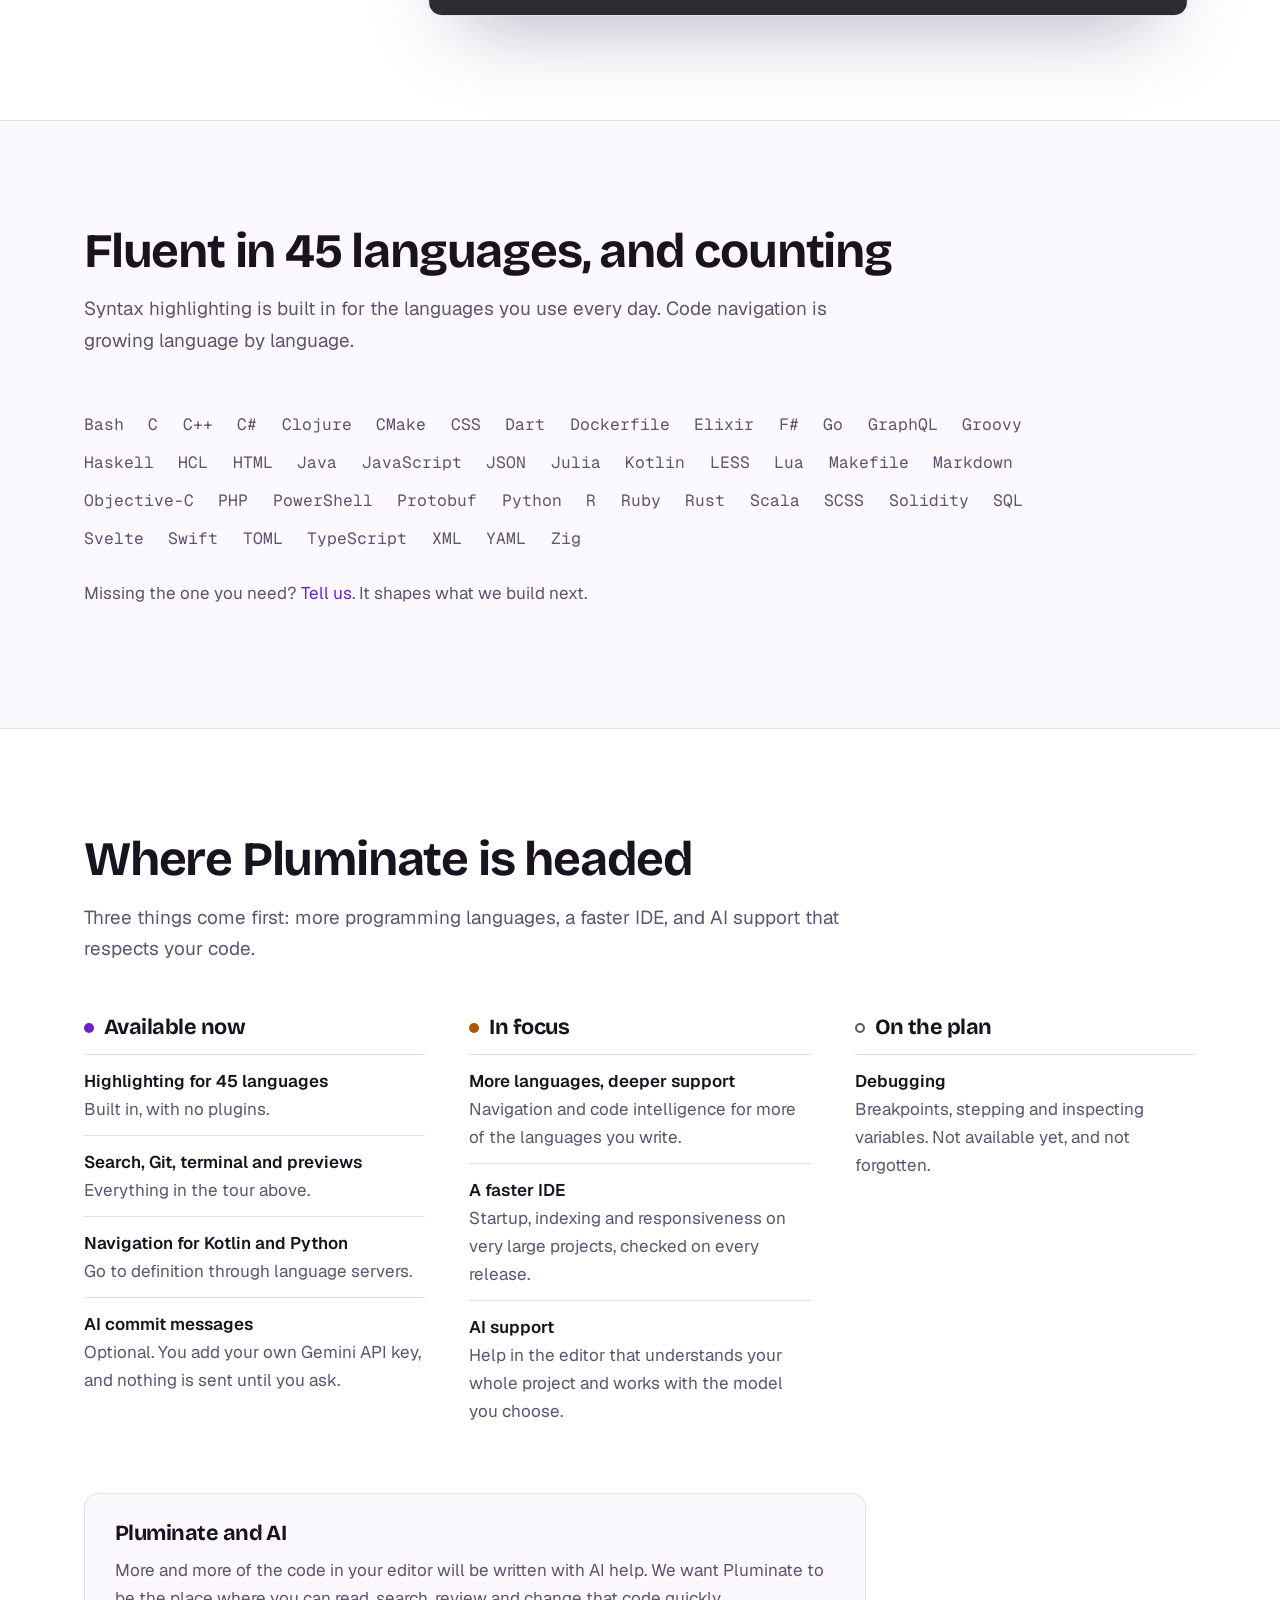
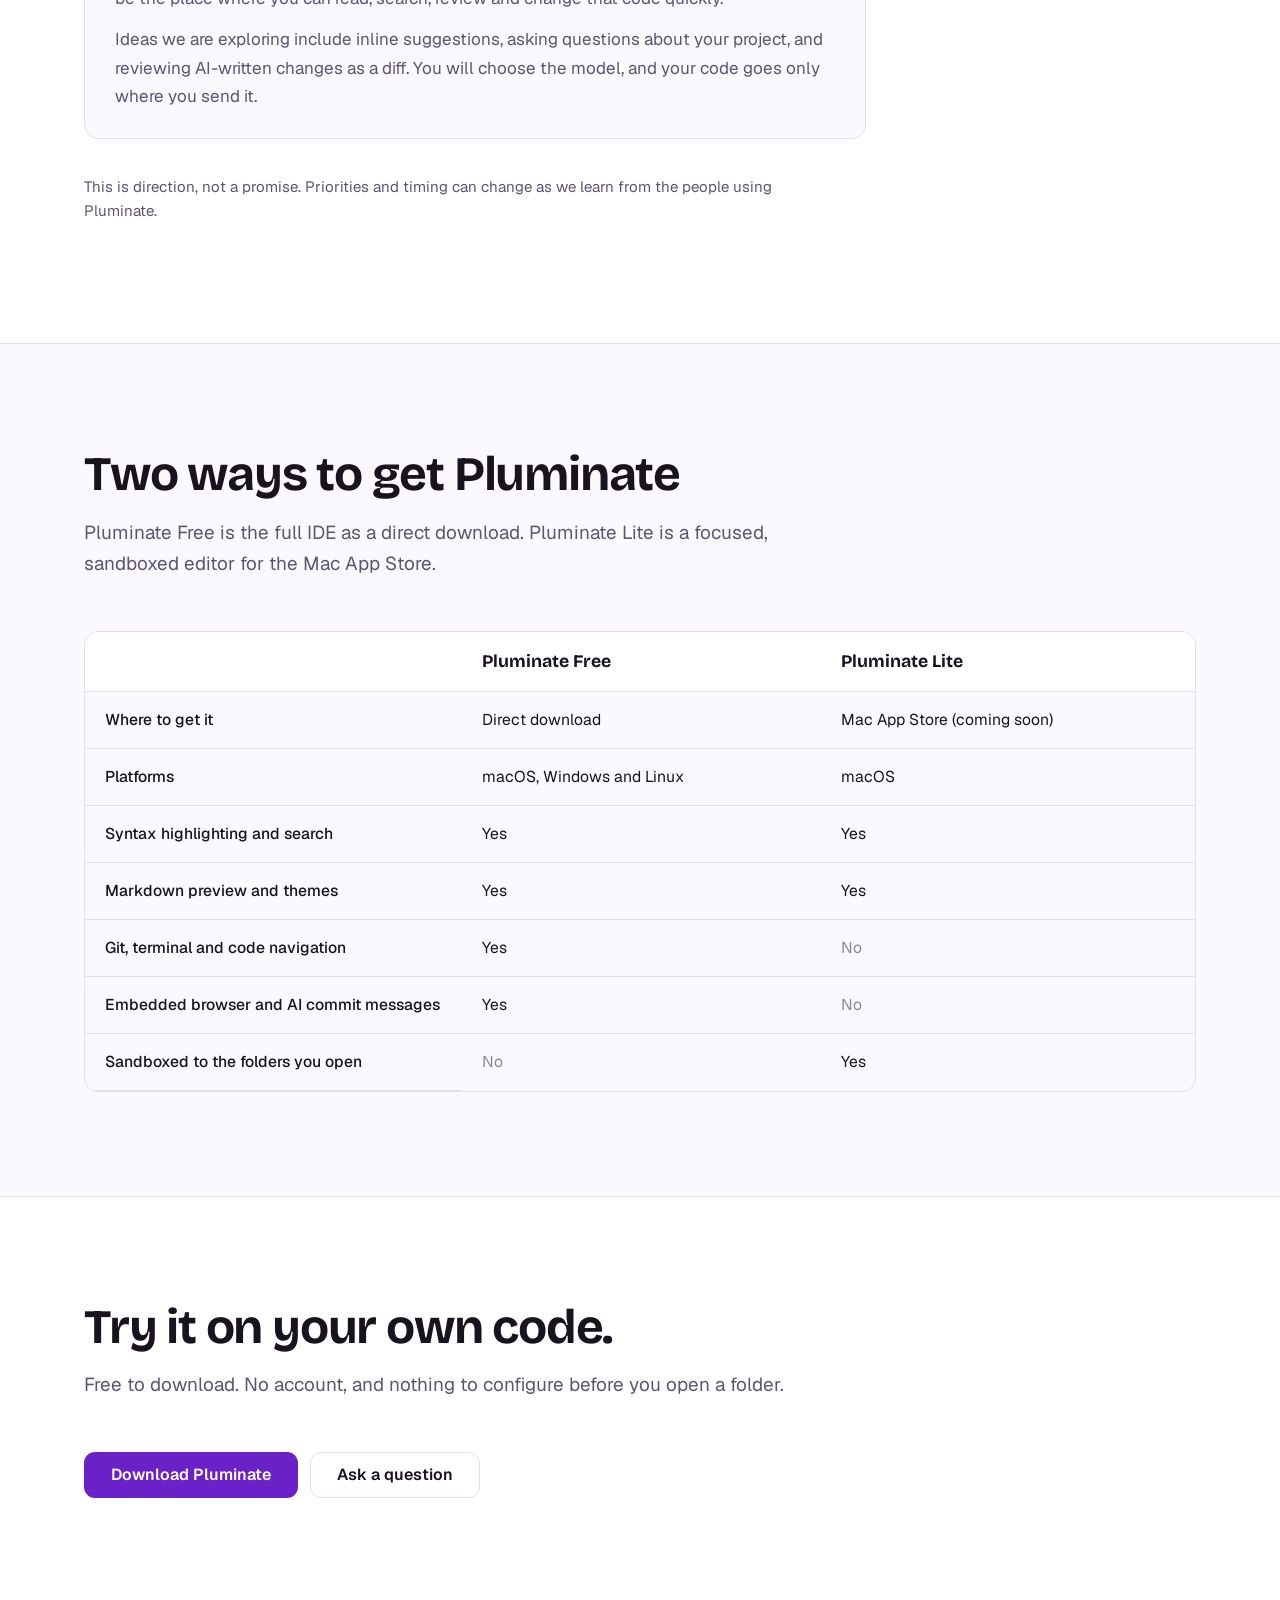
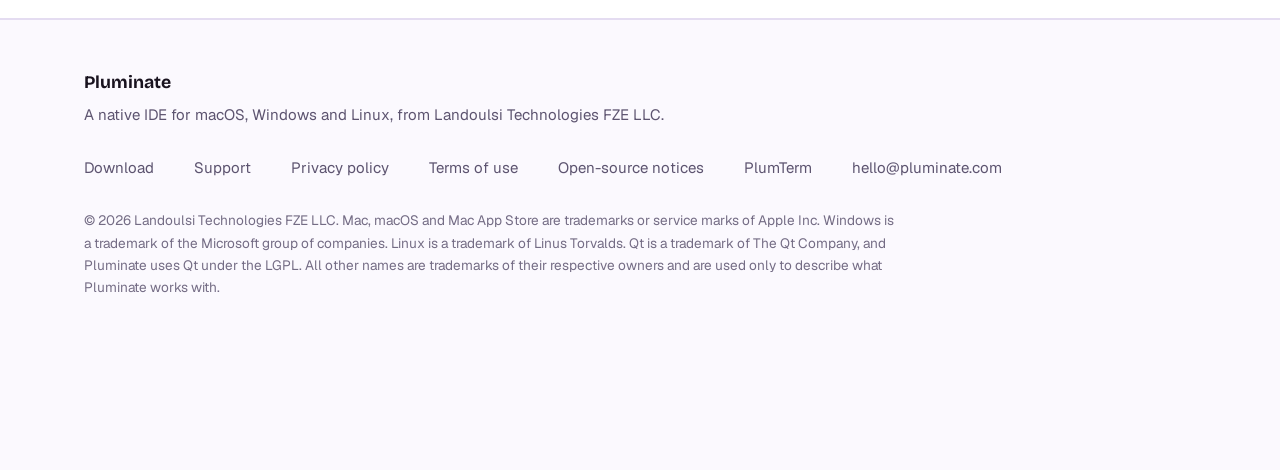
<file: ide.html>
<!DOCTYPE html>
<html lang="en">
<head>
    <meta charset="UTF-8">
    <meta name="viewport" content="width=device-width, initial-scale=1.0">
    <title>Moved: Pluminate</title>
    <meta http-equiv="refresh" content="0; url=index.html">
    <link rel="canonical" href="https://pluminate.com/index.html">
    <meta name="robots" content="noindex">
</head>
<body style="font-family: system-ui, sans-serif; padding: 2rem;">
    <p>This page has moved. <a href="index.html">Continue to Pluminate</a>.</p>
</body>
</html>
</file>
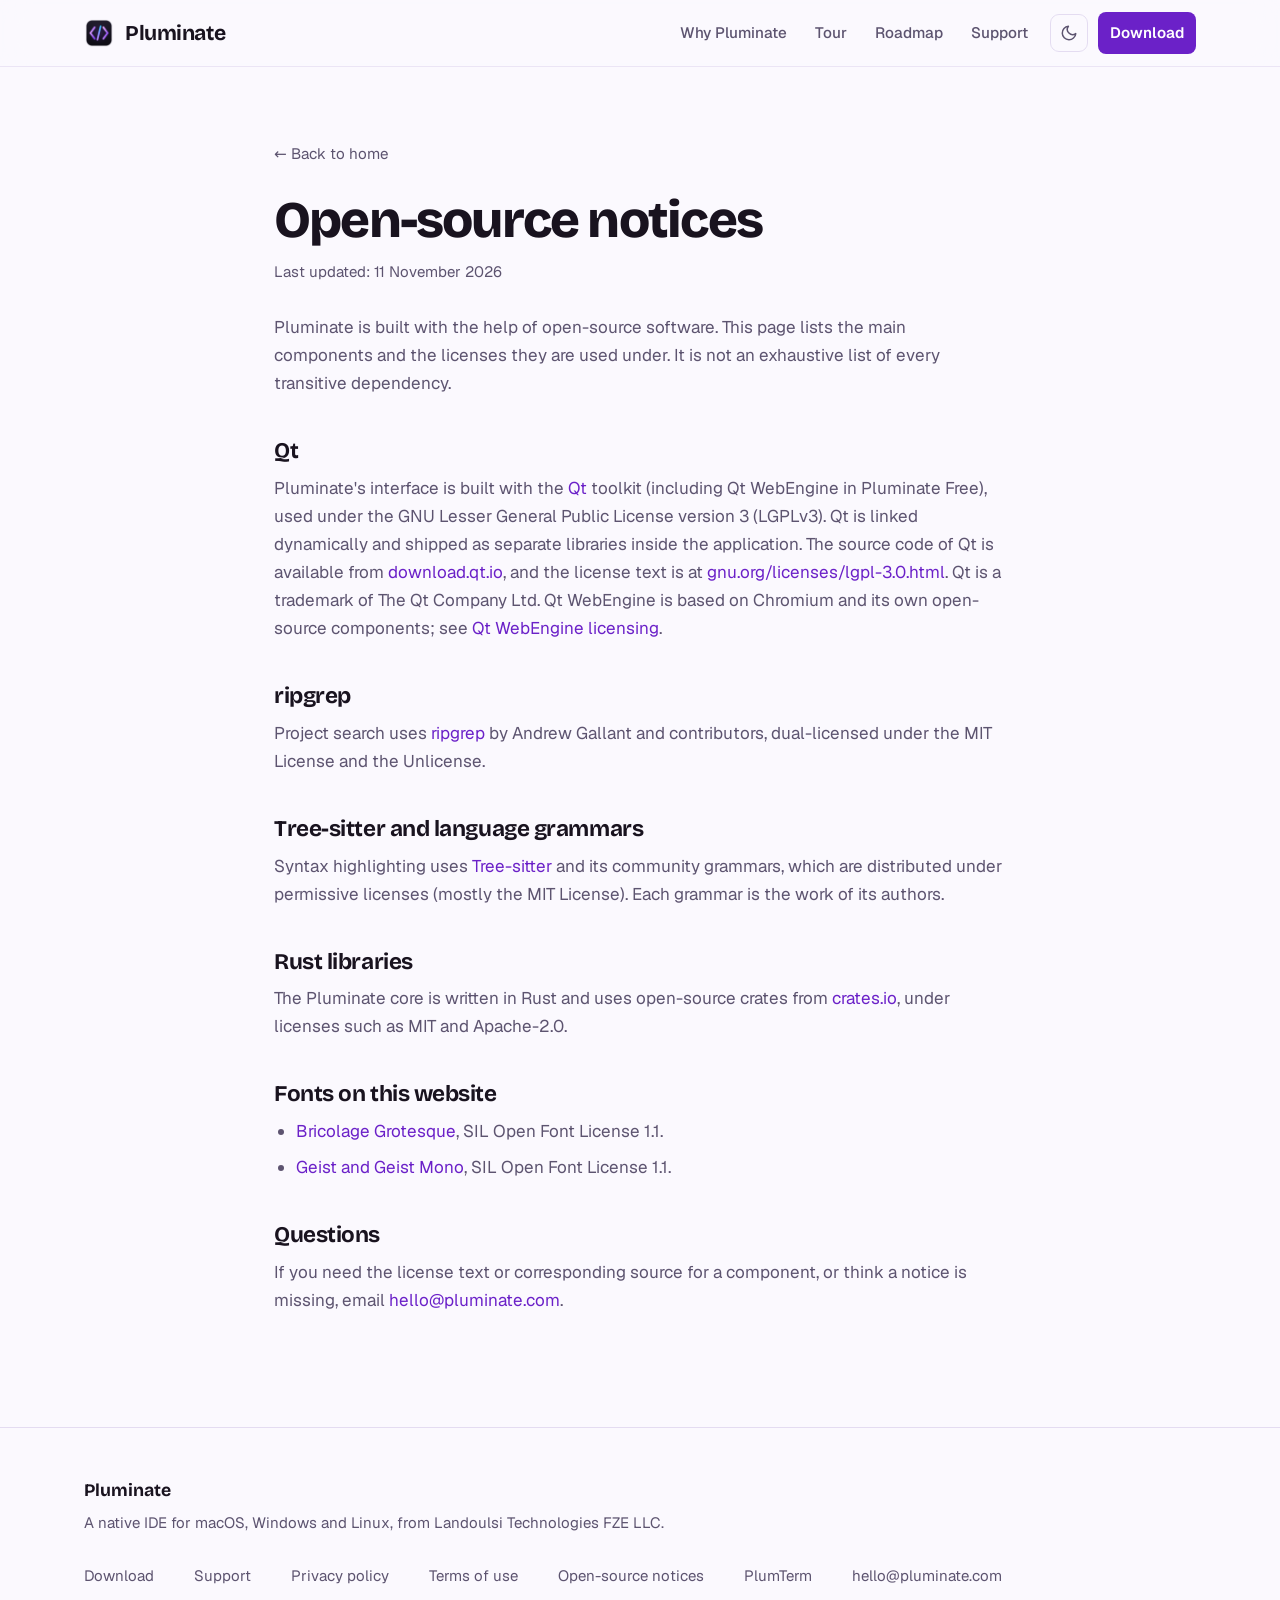
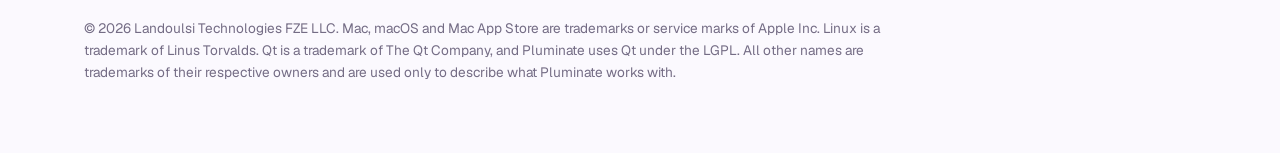
<file: notices.html>
<!DOCTYPE html>
<html lang="en" data-theme="dark">
<head>
    <meta charset="UTF-8">
    <meta name="viewport" content="width=device-width, initial-scale=1.0">
    <title>Open-source notices: Pluminate</title>
    <meta name="description" content="Third-party software and fonts used by Pluminate and this website, with their licenses.">
    <meta name="theme-color" content="#120d1b">
    <link rel="icon" type="image/png" href="images/icon-64.png">
    <link rel="apple-touch-icon" href="images/apple-touch-icon.png">
    <link rel="canonical" href="https://pluminate.com/notices.html">
    <script>(function(){var t;try{t=localStorage.getItem("theme");}catch(e){}if(t!=="light"&&t!=="dark"){t=(window.matchMedia&&matchMedia("(prefers-color-scheme: light)").matches)?"light":"dark";}document.documentElement.setAttribute("data-theme",t);document.documentElement.className="js";})();</script>
    <link rel="preload" href="fonts/bricolage-grotesque.woff2" as="font" type="font/woff2" crossorigin>
    <link rel="stylesheet" href="style.css">
</head>
<body>
    <a class="skip" href="#main">Skip to content</a>
    <header>
        <div class="container">
            <a class="brand" href="index.html"><img src="images/icon-64.png" alt="" width="30" height="30">Pluminate</a>
            <nav aria-label="Main">
                <a href="index.html#why">Why Pluminate</a>
                <a href="index.html#tour">Tour</a>
                <a href="index.html#roadmap">Roadmap</a>
                <a href="support.html">Support</a>
                <button type="button" class="theme-toggle" id="theme-toggle" aria-label="Toggle theme"></button>
                <a class="nav-cta" href="download.html">Download</a>
            </nav>
        </div>
    </header>
    <main id="main" class="doc">
        <a class="back" href="index.html">&larr; Back to home</a>
        <h1>Open-source notices</h1>
        <p class="meta">Last updated: 11 November 2026</p>
        <p>Pluminate is built with the help of open-source software. This page lists the main components and the licenses they are used under. It is not an exhaustive list of every transitive dependency.</p>

        <h2>Qt</h2>
        <p>Pluminate's interface is built with the <a href="https://www.qt.io">Qt</a> toolkit (including Qt WebEngine in Pluminate Free), used under the GNU Lesser General Public License version 3 (LGPLv3). Qt is linked dynamically and shipped as separate libraries inside the application. The source code of Qt is available from <a href="https://download.qt.io/official_releases/qt/">download.qt.io</a>, and the license text is at <a href="https://www.gnu.org/licenses/lgpl-3.0.html">gnu.org/licenses/lgpl-3.0.html</a>. Qt is a trademark of The Qt Company Ltd. Qt WebEngine is based on Chromium and its own open-source components; see <a href="https://doc.qt.io/qt-6/qtwebengine-licensing.html">Qt WebEngine licensing</a>.</p>

        <h2>ripgrep</h2>
        <p>Project search uses <a href="https://github.com/BurntSushi/ripgrep">ripgrep</a> by Andrew Gallant and contributors, dual-licensed under the MIT License and the Unlicense.</p>

        <h2>Tree-sitter and language grammars</h2>
        <p>Syntax highlighting uses <a href="https://tree-sitter.github.io/tree-sitter/">Tree-sitter</a> and its community grammars, which are distributed under permissive licenses (mostly the MIT License). Each grammar is the work of its authors.</p>

        <h2>Rust libraries</h2>
        <p>The Pluminate core is written in Rust and uses open-source crates from <a href="https://crates.io">crates.io</a>, under licenses such as MIT and Apache-2.0.</p>

        <h2>Fonts on this website</h2>
        <ul>
            <li><a href="https://github.com/ateliertriay/bricolage">Bricolage Grotesque</a>, SIL Open Font License 1.1.</li>
            <li><a href="https://github.com/vercel/geist-font">Geist and Geist Mono</a>, SIL Open Font License 1.1.</li>
        </ul>

        <h2>Questions</h2>
        <p>If you need the license text or corresponding source for a component, or think a notice is missing, email <a href="mailto:hello@pluminate.com">hello@pluminate.com</a>.</p>
    </main>

    <footer>
        <div class="container">
            <div>
                <div class="footer-brand">Pluminate</div>
                <div>A native IDE for macOS, Windows and Linux, from Landoulsi Technologies FZE LLC.</div>
            </div>
            <div class="footer-cols">
                <a href="download.html">Download</a>
                <a href="support.html">Support</a>
                <a href="privacy.html">Privacy policy</a>
                <a href="terms.html">Terms of use</a>
                <a href="notices.html">Open-source notices</a>
                <a href="plumterm.html">PlumTerm</a>
                <a href="mailto:hello@pluminate.com">hello@pluminate.com</a>
            </div>
            <p class="legal">&copy; 2026 Landoulsi Technologies FZE LLC. Mac, macOS and Mac App Store are trademarks or service marks of Apple Inc. Linux is a trademark of Linus Torvalds. Qt is a trademark of The Qt Company, and Pluminate uses Qt under the LGPL. All other names are trademarks of their respective owners and are used only to describe what Pluminate works with.</p>
        </div>
    </footer>
    <script src="site.js"></script>
</body>
</html>
</file>
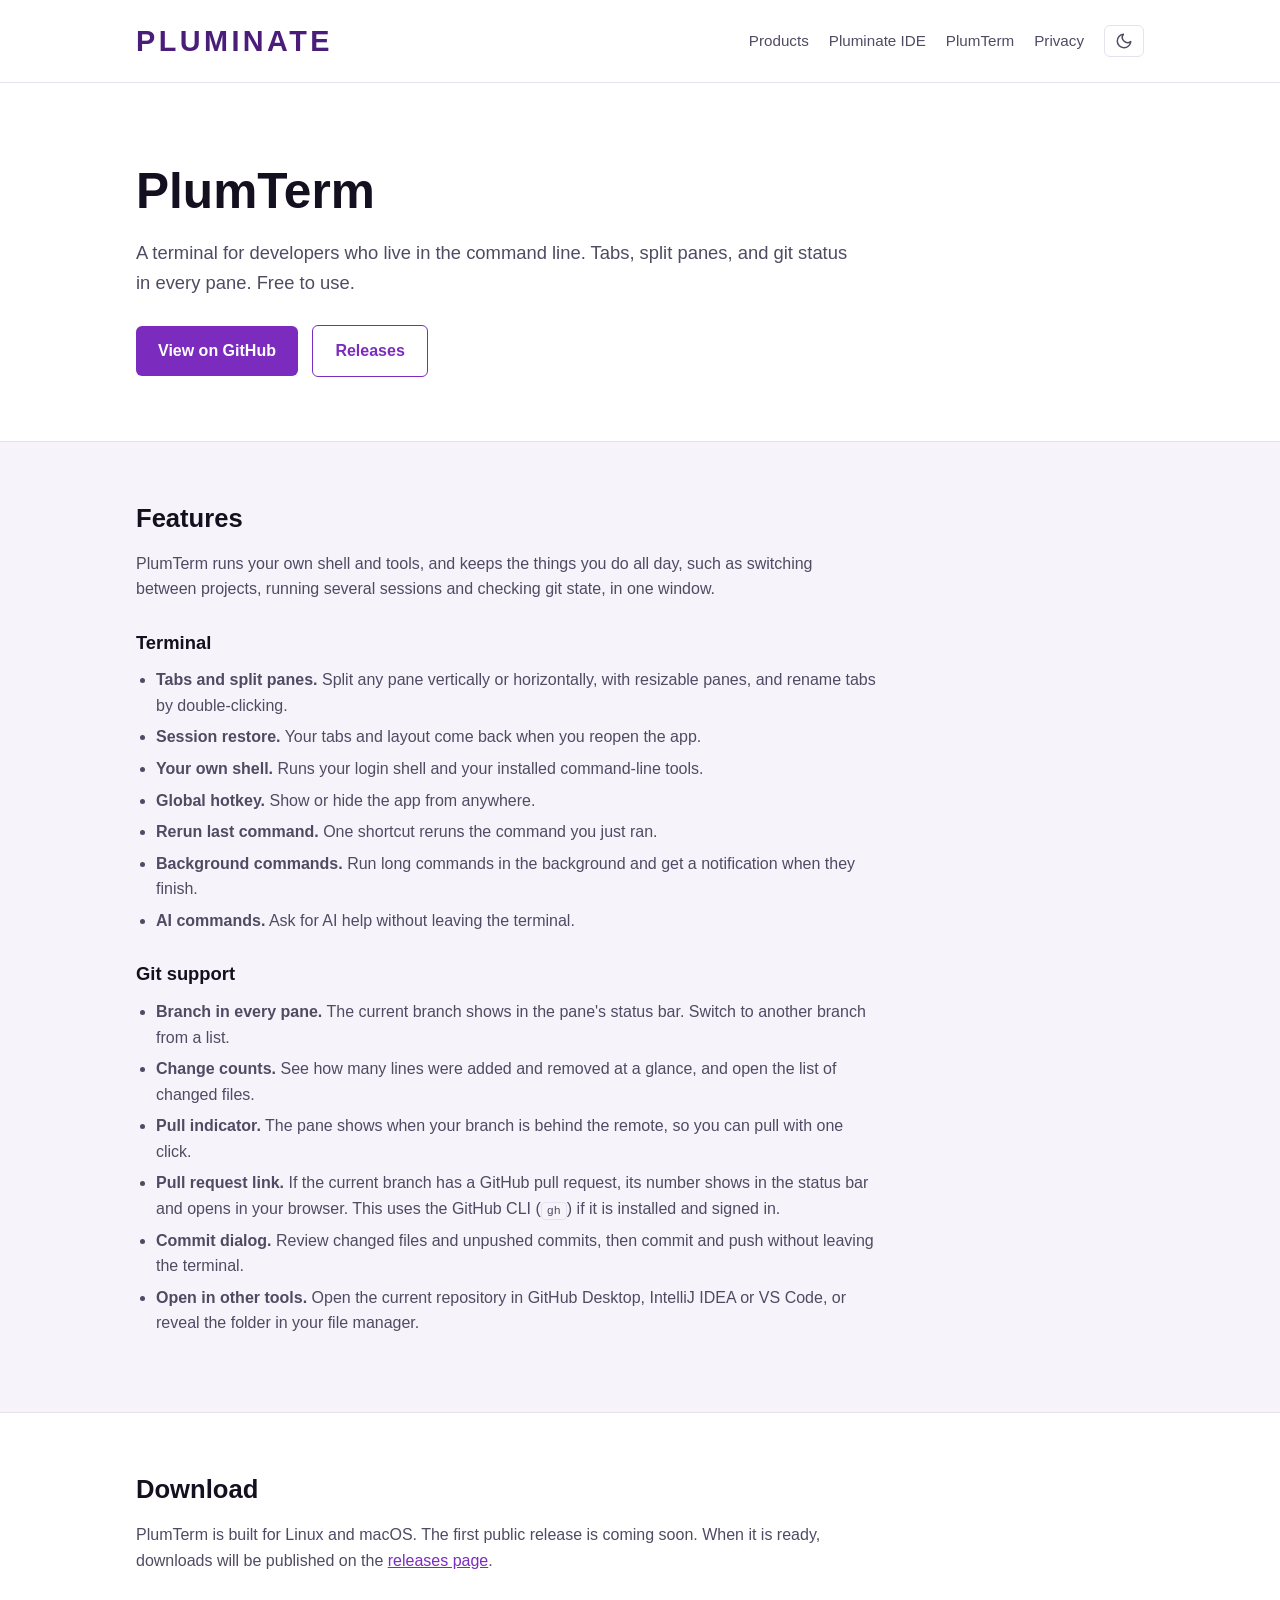
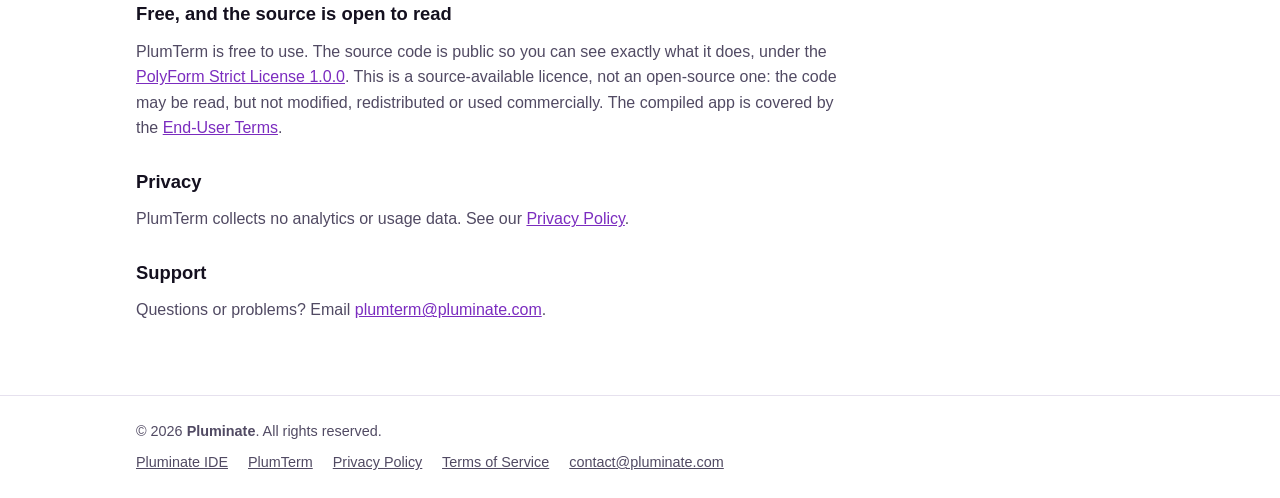
<file: plumterm.html>
<!DOCTYPE html>
<html lang="en">
<head>
    <meta charset="UTF-8">
    <meta name="viewport" content="width=device-width, initial-scale=1.0">
    <meta name="description" content="PlumTerm is a free terminal for developers with tabs, split panes and built-in git status in every pane.">
    <title>PlumTerm — Terminal with split panes and git</title>
    <script>(function(){var t="light";try{t=localStorage.getItem("theme")==="dark"?"dark":"light";}catch(e){}document.documentElement.setAttribute("data-theme",t);})();</script>
    <style>
        * { margin: 0; padding: 0; box-sizing: border-box; }
        :root { --bg:#ffffff; --bg-alt:#f6f4fa; --text:#14101f; --text-muted:#514a63; --brand:#4b1d7a; --accent:#7b2cbf; --border:#e6e1ee; }
        :root[data-theme="dark"] { --bg:#0e0a16; --bg-alt:#151020; --text:#ece8f4; --text-muted:#a79fb8; --brand:#ffffff; --accent:#c08bff; --border:#251d36; }
        html { scroll-behavior: smooth; }
        body { font-family:-apple-system,BlinkMacSystemFont,"Segoe UI",Roboto,"Helvetica Neue",Arial,sans-serif; line-height:1.6; color:var(--text); background:var(--bg); }
        a { color:var(--accent); }
        code { font-size:.9em; padding:1px 5px; border-radius:4px; background:var(--bg-alt); border:1px solid var(--border); }
        .container { max-width:1040px; margin:0 auto; padding:0 16px; }
        header { border-bottom:1px solid var(--border); }
        header .container { display:flex; align-items:center; justify-content:space-between; flex-wrap:wrap; gap:12px; padding-top:18px; padding-bottom:18px; }
        .brand { text-decoration:none; color:var(--brand); font-family:"Trebuchet MS","Helvetica Neue",Arial,sans-serif; font-size:1.8rem; font-weight:800; letter-spacing:.12em; }
        nav { display:flex; align-items:center; }
        nav a { color:var(--text-muted); text-decoration:none; margin-left:20px; font-size:.95rem; }
        nav a:hover { color:var(--accent); }
        .theme-toggle { display:inline-flex; align-items:center; justify-content:center; margin-left:20px; padding:6px 10px; border:1px solid var(--border); border-radius:6px; background:none; color:var(--text-muted); cursor:pointer; }
        .theme-toggle:hover { color:var(--accent); border-color:var(--accent); }
        .hero { padding:80px 0 64px; }
        .hero h1 { font-size:clamp(2rem,5vw,3.1rem); line-height:1.15; max-width:860px; margin-bottom:18px; }
        .hero p { font-size:1.15rem; color:var(--text-muted); max-width:720px; margin-bottom:28px; }
        .button { display:inline-block; background:var(--accent); color:#fff; padding:12px 22px; border-radius:6px; text-decoration:none; font-weight:600; }
        .button:hover { opacity:.9; }
        .button.secondary { background:none; color:var(--accent); border:1px solid var(--accent); margin-left:10px; }
        section { padding:56px 0; border-top:1px solid var(--border); }
        section.alt { background:var(--bg-alt); }
        section h2 { font-size:1.6rem; margin-bottom:12px; }
        section h3 { font-size:1.15rem; margin:26px 0 10px; }
        section p { color:var(--text-muted); max-width:720px; margin-bottom:16px; }
        section ul { margin:0 0 20px 20px; color:var(--text-muted); max-width:720px; }
        section li { margin-bottom:6px; }
        .grid { display:grid; grid-template-columns:repeat(auto-fit,minmax(260px,1fr)); gap:20px; }
        .card { background:var(--bg); border:1px solid var(--border); border-radius:8px; padding:24px; }
        .card h3 { margin:0 0 8px; }
        .card p { font-size:.95rem; margin-bottom:0; }
        .card a.card-link { display:inline-block; margin-top:12px; font-weight:600; text-decoration:none; }
        .badges { display:flex; flex-wrap:wrap; gap:8px; margin-top:14px; }
        .badge { display:inline-block; padding:3px 10px; border:1px solid var(--border); border-radius:999px; font-size:.8rem; color:var(--text-muted); }
        footer { border-top:1px solid var(--border); padding:24px 0; color:var(--text-muted); font-size:.9rem; }
        footer .container { display:flex; flex-direction:column; gap:8px; }
        footer a { color:var(--text-muted); margin-right:16px; }
        .doc { max-width:760px; margin:0 auto; padding:48px 16px; }
        .doc h1 { margin-bottom:8px; }
        .doc h2 { font-size:1.2rem; margin:28px 0 8px; }
        .doc p { color:var(--text-muted); margin-bottom:12px; }
        @media (max-width:600px) { nav a { margin-left:14px; } .hero { padding:52px 0 44px; } }
    </style>
</head>
<body>
        <header>
        <div class="container">
            <a class="brand" href="index.html">PLUMINATE</a>
            <nav>
                <a href="index.html">Products</a>
                <a href="index.html">Pluminate IDE</a>
                <a href="plumterm.html" class="active">PlumTerm</a>
                <a href="privacy.html">Privacy</a>
                <button type="button" class="theme-toggle" id="theme-toggle" aria-label="Toggle theme"></button>
            </nav>
        </div>
    </header>
    <main>
        <div class="hero">
            <div class="container">
                <h1>PlumTerm</h1>
                <p>A terminal for developers who live in the command line. Tabs, split panes, and git status in every pane. Free to use.</p>
                <a class="button" href="https://github.com/pluminate/plumterm">View on GitHub</a>
                <a class="button secondary" href="https://github.com/pluminate/plumterm/releases">Releases</a>
            </div>
        </div>
        <section id="features" class="alt">
            <div class="container">
                <h2>Features</h2>
                <p>PlumTerm runs your own shell and tools, and keeps the things you do all day, such as switching between projects, running several sessions and checking git state, in one window.</p>
                <h3>Terminal</h3>
                <ul>
                    <li><strong>Tabs and split panes.</strong> Split any pane vertically or horizontally, with resizable panes, and rename tabs by double-clicking.</li>
                    <li><strong>Session restore.</strong> Your tabs and layout come back when you reopen the app.</li>
                    <li><strong>Your own shell.</strong> Runs your login shell and your installed command-line tools.</li>
                    <li><strong>Global hotkey.</strong> Show or hide the app from anywhere.</li>
                    <li><strong>Rerun last command.</strong> One shortcut reruns the command you just ran.</li>
                    <li><strong>Background commands.</strong> Run long commands in the background and get a notification when they finish.</li>
                    <li><strong>AI commands.</strong> Ask for AI help without leaving the terminal.</li>
                </ul>
                <h3>Git support</h3>
                <ul>
                    <li><strong>Branch in every pane.</strong> The current branch shows in the pane's status bar. Switch to another branch from a list.</li>
                    <li><strong>Change counts.</strong> See how many lines were added and removed at a glance, and open the list of changed files.</li>
                    <li><strong>Pull indicator.</strong> The pane shows when your branch is behind the remote, so you can pull with one click.</li>
                    <li><strong>Pull request link.</strong> If the current branch has a GitHub pull request, its number shows in the status bar and opens in your browser. This uses the GitHub CLI (<code>gh</code>) if it is installed and signed in.</li>
                    <li><strong>Commit dialog.</strong> Review changed files and unpushed commits, then commit and push without leaving the terminal.</li>
                    <li><strong>Open in other tools.</strong> Open the current repository in GitHub Desktop, IntelliJ IDEA or VS Code, or reveal the folder in your file manager.</li>
                </ul>
            </div>
        </section>
        <section id="download">
            <div class="container">
                <h2>Download</h2>
                <p>PlumTerm is built for Linux and macOS. The first public release is coming soon. When it is ready, downloads will be published on the <a href="https://github.com/pluminate/plumterm/releases">releases page</a>.</p>
                <h3>Free, and the source is open to read</h3>
                <p>PlumTerm is free to use. The source code is public so you can see exactly what it does, under the <a href="https://github.com/pluminate/plumterm/blob/main/LICENSE">PolyForm Strict License 1.0.0</a>. This is a source-available licence, not an open-source one: the code may be read, but not modified, redistributed or used commercially. The compiled app is covered by the <a href="https://github.com/pluminate/plumterm/blob/main/EULA.md">End-User Terms</a>.</p>
                <h3>Privacy</h3>
                <p>PlumTerm collects no analytics or usage data. See our <a href="privacy.html">Privacy Policy</a>.</p>
                <h3>Support</h3>
                <p>Questions or problems? Email <a href="mailto:plumterm@pluminate.com">plumterm@pluminate.com</a>.</p>
            </div>
        </section>
    </main>
        <footer>
        <div class="container">
            <span>&copy; 2026 <strong>Pluminate</strong>. All rights reserved.</span>
            <div class="footer-links">
                <a href="index.html">Pluminate IDE</a>
                <a href="plumterm.html">PlumTerm</a>
                <a href="privacy.html">Privacy Policy</a>
                <a href="terms.html">Terms of Service</a>
                <a href="mailto:contact@pluminate.com">contact@pluminate.com</a>
            </div>
        </div>
    </footer>
<script>
(function(){var b=document.getElementById("theme-toggle");if(!b)return;
var M='<svg viewBox="0 0 24 24" width="18" height="18" fill="none" stroke="currentColor" stroke-width="2" stroke-linecap="round" stroke-linejoin="round" aria-hidden="true"><path d="M21 12.79A9 9 0 1 1 11.21 3 7 7 0 0 0 21 12.79z"></path></svg>';
var S='<svg viewBox="0 0 24 24" width="18" height="18" fill="none" stroke="currentColor" stroke-width="2" stroke-linecap="round" stroke-linejoin="round" aria-hidden="true"><circle cx="12" cy="12" r="5"></circle><line x1="12" y1="1" x2="12" y2="3"></line><line x1="12" y1="21" x2="12" y2="23"></line><line x1="4.22" y1="4.22" x2="5.64" y2="5.64"></line><line x1="18.36" y1="18.36" x2="19.78" y2="19.78"></line><line x1="1" y1="12" x2="3" y2="12"></line><line x1="21" y1="12" x2="23" y2="12"></line><line x1="4.22" y1="19.78" x2="5.64" y2="18.36"></line><line x1="18.36" y1="5.64" x2="19.78" y2="4.22"></line></svg>';
function apply(t){document.documentElement.setAttribute("data-theme",t);var n=t==="dark"?"light":"dark";b.innerHTML=n==="dark"?M:S;b.setAttribute("aria-label","Switch to "+n+" mode");}
apply(document.documentElement.getAttribute("data-theme"));
b.addEventListener("click",function(){var t=document.documentElement.getAttribute("data-theme")==="dark"?"light":"dark";apply(t);try{localStorage.setItem("theme",t);}catch(e){}});})();
</script>
</body>
</html>
</file>
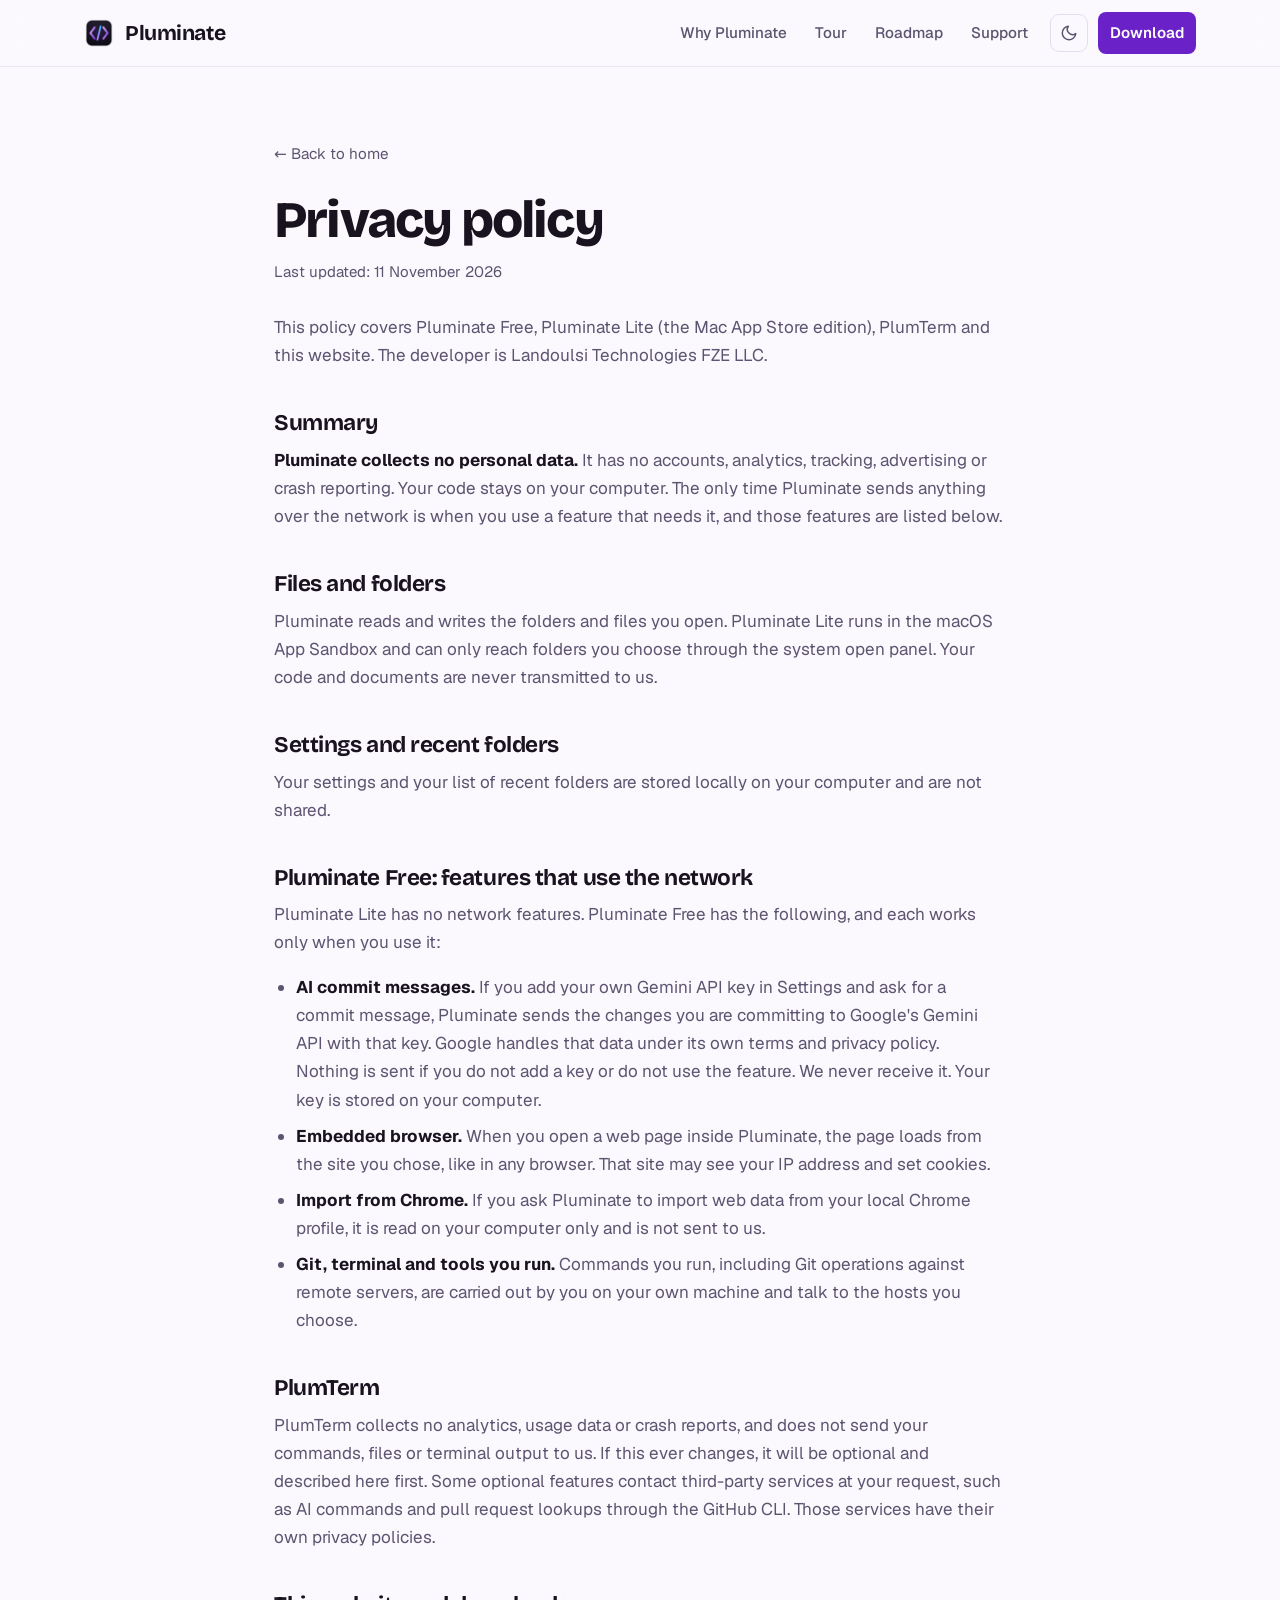
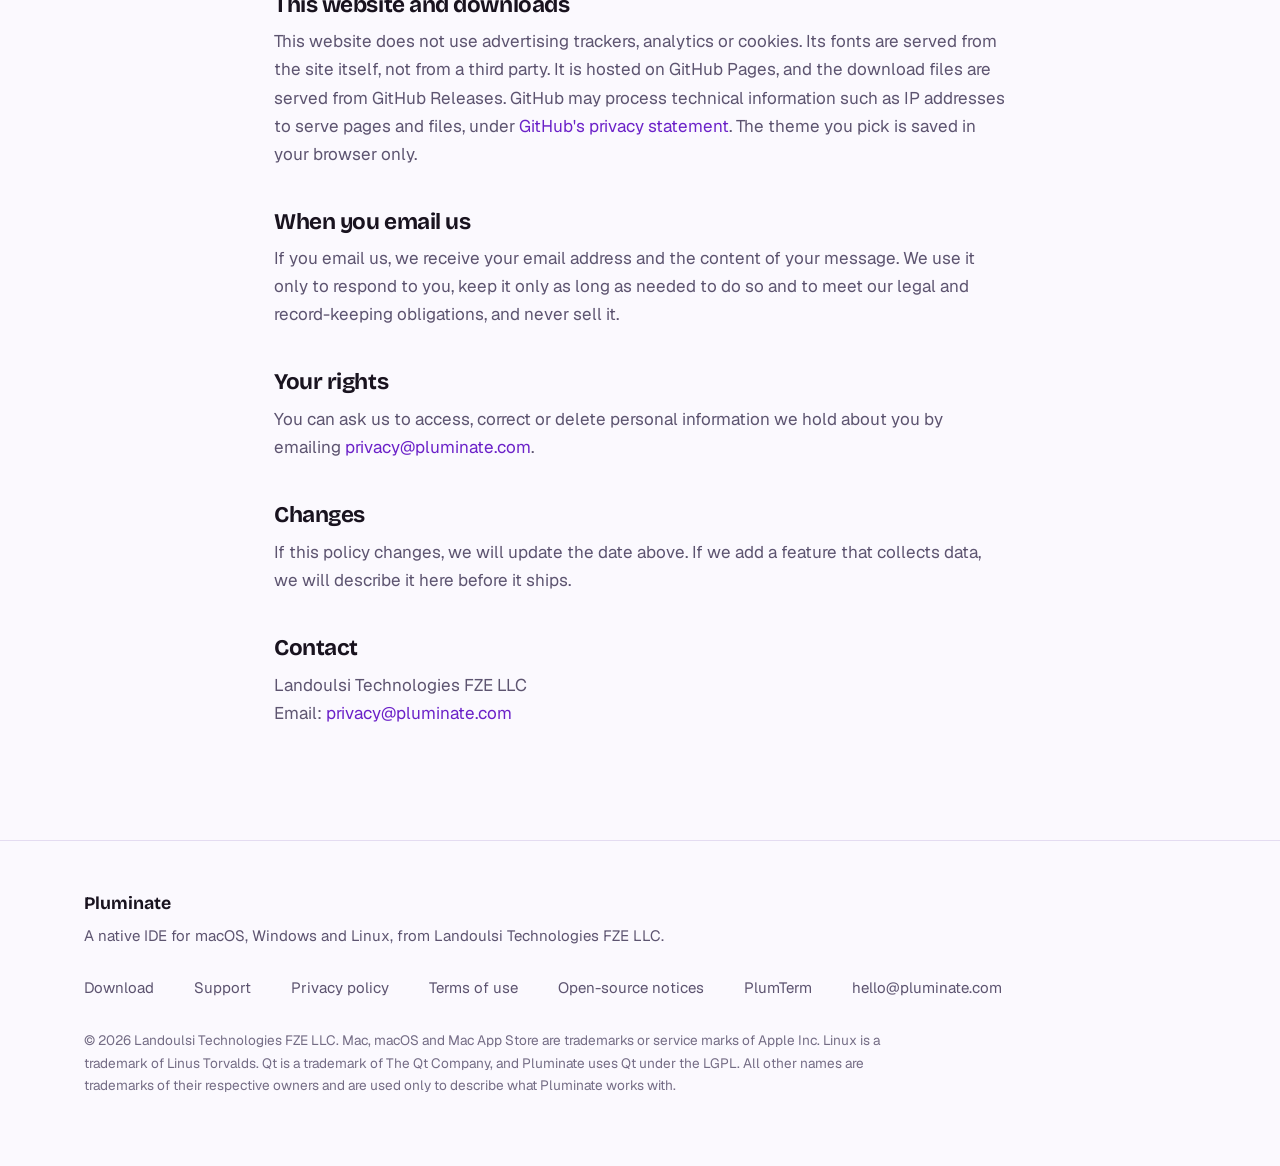
<file: privacy.html>
<!DOCTYPE html>
<html lang="en" data-theme="dark">
<head>
    <meta charset="UTF-8">
    <meta name="viewport" content="width=device-width, initial-scale=1.0">
    <title>Privacy policy: Pluminate</title>
    <meta name="description" content="How Pluminate Free, Pluminate Lite, PlumTerm and this website handle your information. Pluminate collects no personal data.">
    <meta name="theme-color" content="#120d1b">
    <link rel="icon" type="image/png" href="images/icon-64.png">
    <link rel="apple-touch-icon" href="images/apple-touch-icon.png">
    <link rel="canonical" href="https://pluminate.com/privacy.html">
    <script>(function(){var t;try{t=localStorage.getItem("theme");}catch(e){}if(t!=="light"&&t!=="dark"){t=(window.matchMedia&&matchMedia("(prefers-color-scheme: light)").matches)?"light":"dark";}document.documentElement.setAttribute("data-theme",t);document.documentElement.className="js";})();</script>
    <link rel="preload" href="fonts/bricolage-grotesque.woff2" as="font" type="font/woff2" crossorigin>
    <link rel="stylesheet" href="style.css">
</head>
<body>
    <a class="skip" href="#main">Skip to content</a>
    <header>
        <div class="container">
            <a class="brand" href="index.html"><img src="images/icon-64.png" alt="" width="30" height="30">Pluminate</a>
            <nav aria-label="Main">
                <a href="index.html#why">Why Pluminate</a>
                <a href="index.html#tour">Tour</a>
                <a href="index.html#roadmap">Roadmap</a>
                <a href="support.html">Support</a>
                <button type="button" class="theme-toggle" id="theme-toggle" aria-label="Toggle theme"></button>
                <a class="nav-cta" href="download.html">Download</a>
            </nav>
        </div>
    </header>
    <main id="main" class="doc">
        <a class="back" href="index.html">&larr; Back to home</a>
        <h1>Privacy policy</h1>
        <p class="meta">Last updated: 11 November 2026</p>
        <p>This policy covers Pluminate Free, Pluminate Lite (the Mac App Store edition), PlumTerm and this website. The developer is Landoulsi Technologies FZE LLC.</p>

        <h2>Summary</h2>
        <p><strong>Pluminate collects no personal data.</strong> It has no accounts, analytics, tracking, advertising or crash reporting. Your code stays on your computer. The only time Pluminate sends anything over the network is when you use a feature that needs it, and those features are listed below.</p>

        <h2>Files and folders</h2>
        <p>Pluminate reads and writes the folders and files you open. Pluminate Lite runs in the macOS App Sandbox and can only reach folders you choose through the system open panel. Your code and documents are never transmitted to us.</p>

        <h2>Settings and recent folders</h2>
        <p>Your settings and your list of recent folders are stored locally on your computer and are not shared.</p>

        <h2>Pluminate Free: features that use the network</h2>
        <p>Pluminate Lite has no network features. Pluminate Free has the following, and each works only when you use it:</p>
        <ul>
            <li><strong>AI commit messages.</strong> If you add your own Gemini API key in Settings and ask for a commit message, Pluminate sends the changes you are committing to Google's Gemini API with that key. Google handles that data under its own terms and privacy policy. Nothing is sent if you do not add a key or do not use the feature. We never receive it. Your key is stored on your computer.</li>
            <li><strong>Embedded browser.</strong> When you open a web page inside Pluminate, the page loads from the site you chose, like in any browser. That site may see your IP address and set cookies.</li>
            <li><strong>Import from Chrome.</strong> If you ask Pluminate to import web data from your local Chrome profile, it is read on your computer only and is not sent to us.</li>
            <li><strong>Git, terminal and tools you run.</strong> Commands you run, including Git operations against remote servers, are carried out by you on your own machine and talk to the hosts you choose.</li>
        </ul>

        <h2>PlumTerm</h2>
        <p>PlumTerm collects no analytics, usage data or crash reports, and does not send your commands, files or terminal output to us. If this ever changes, it will be optional and described here first. Some optional features contact third-party services at your request, such as AI commands and pull request lookups through the GitHub CLI. Those services have their own privacy policies.</p>

        <h2>This website and downloads</h2>
        <p>This website does not use advertising trackers, analytics or cookies. Its fonts are served from the site itself, not from a third party. It is hosted on GitHub Pages, and the download files are served from GitHub Releases. GitHub may process technical information such as IP addresses to serve pages and files, under <a href="https://docs.github.com/en/site-policy/privacy-policies/github-general-privacy-statement">GitHub's privacy statement</a>. The theme you pick is saved in your browser only.</p>

        <h2>When you email us</h2>
        <p>If you email us, we receive your email address and the content of your message. We use it only to respond to you, keep it only as long as needed to do so and to meet our legal and record-keeping obligations, and never sell it.</p>

        <h2>Your rights</h2>
        <p>You can ask us to access, correct or delete personal information we hold about you by emailing <a href="mailto:privacy@pluminate.com">privacy@pluminate.com</a>.</p>

        <h2>Changes</h2>
        <p>If this policy changes, we will update the date above. If we add a feature that collects data, we will describe it here before it ships.</p>

        <h2>Contact</h2>
        <p>Landoulsi Technologies FZE LLC<br>Email: <a href="mailto:privacy@pluminate.com">privacy@pluminate.com</a></p>
    </main>

    <footer>
        <div class="container">
            <div>
                <div class="footer-brand">Pluminate</div>
                <div>A native IDE for macOS, Windows and Linux, from Landoulsi Technologies FZE LLC.</div>
            </div>
            <div class="footer-cols">
                <a href="download.html">Download</a>
                <a href="support.html">Support</a>
                <a href="privacy.html">Privacy policy</a>
                <a href="terms.html">Terms of use</a>
                <a href="notices.html">Open-source notices</a>
                <a href="plumterm.html">PlumTerm</a>
                <a href="mailto:hello@pluminate.com">hello@pluminate.com</a>
            </div>
            <p class="legal">&copy; 2026 Landoulsi Technologies FZE LLC. Mac, macOS and Mac App Store are trademarks or service marks of Apple Inc. Linux is a trademark of Linus Torvalds. Qt is a trademark of The Qt Company, and Pluminate uses Qt under the LGPL. All other names are trademarks of their respective owners and are used only to describe what Pluminate works with.</p>
        </div>
    </footer>
    <script src="site.js"></script>
</body>
</html>
</file>
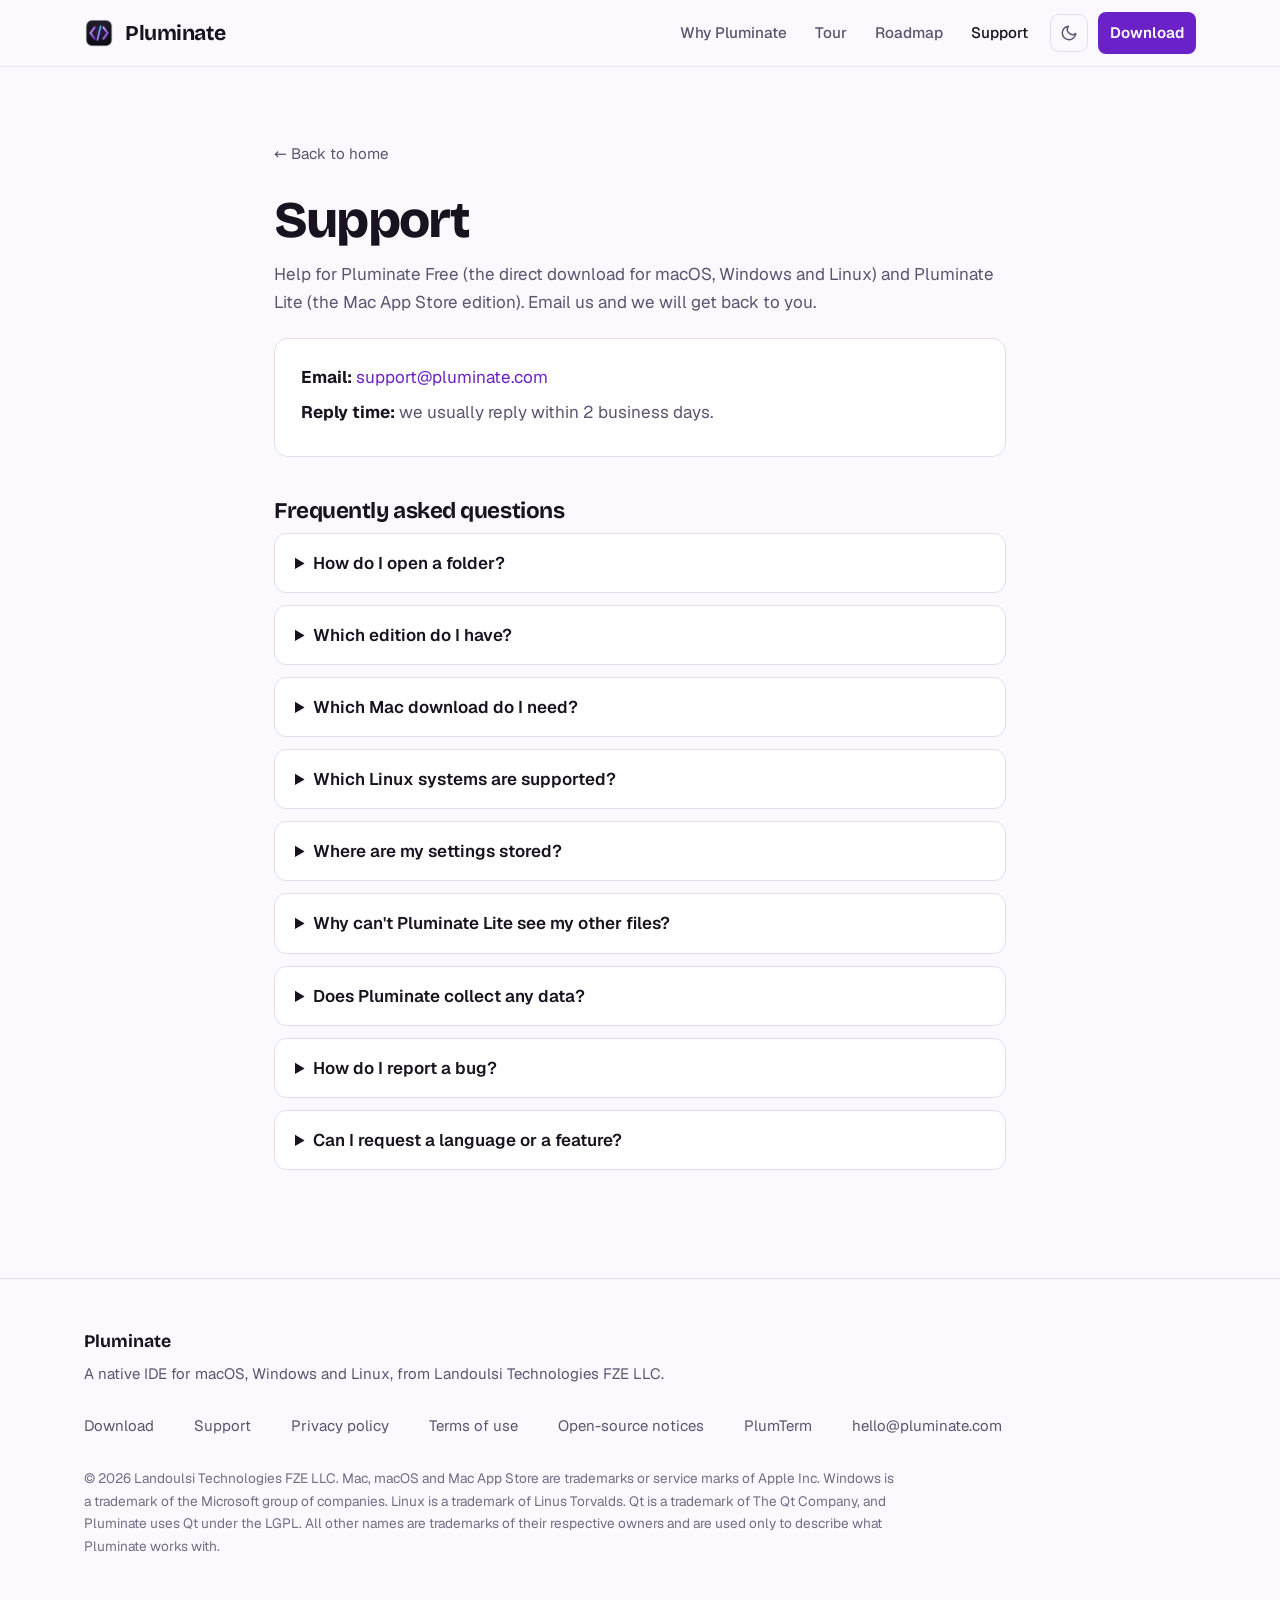
<file: support.html>
<!DOCTYPE html>
<html lang="en" data-theme="dark">
<head>
    <meta charset="UTF-8">
    <meta name="viewport" content="width=device-width, initial-scale=1.0">
    <title>Support: Pluminate Free and Pluminate Lite</title>
    <meta name="description" content="Get help with Pluminate: contact support, find answers to common questions and learn how to report a bug.">
    <meta name="theme-color" content="#120d1b">
    <link rel="icon" type="image/png" href="images/icon-64.png">
    <link rel="apple-touch-icon" href="images/apple-touch-icon.png">
    <link rel="canonical" href="https://pluminate.com/support.html">
    <script>(function(){var t;try{t=localStorage.getItem("theme");}catch(e){}if(t!=="light"&&t!=="dark"){t=(window.matchMedia&&matchMedia("(prefers-color-scheme: light)").matches)?"light":"dark";}document.documentElement.setAttribute("data-theme",t);document.documentElement.className="js";})();</script>
    <link rel="preload" href="fonts/bricolage-grotesque.woff2" as="font" type="font/woff2" crossorigin>
    <link rel="stylesheet" href="style.css">
</head>
<body>
    <a class="skip" href="#main">Skip to content</a>
    <header>
        <div class="container">
            <a class="brand" href="index.html"><img src="images/icon-64.png" alt="" width="30" height="30">Pluminate</a>
            <nav aria-label="Main">
                <a href="index.html#why">Why Pluminate</a>
                <a href="index.html#tour">Tour</a>
                <a href="index.html#roadmap">Roadmap</a>
                <a href="support.html" class="active" aria-current="page">Support</a>
                <button type="button" class="theme-toggle" id="theme-toggle" aria-label="Toggle theme"></button>
                <a class="nav-cta" href="download.html">Download</a>
            </nav>
        </div>
    </header>
    <main id="main" class="doc">
        <a class="back" href="index.html">&larr; Back to home</a>
        <h1>Support</h1>
        <p>Help for Pluminate Free (the direct download for macOS, Windows and Linux) and Pluminate Lite (the Mac App Store edition). Email us and we will get back to you.</p>
        <div class="contact-card">
            <p><strong>Email:</strong> <a href="mailto:support@pluminate.com">support@pluminate.com</a></p>
            <p><strong>Reply time:</strong> we usually reply within 2 business days.</p>
        </div>

        <h2>Frequently asked questions</h2>
        <div class="faq">
            <details>
                <summary>How do I open a folder?</summary>
                <p>Choose <strong>File &rsaquo; Open Folder&hellip;</strong> and select a folder. In Pluminate Lite, which runs in the macOS App Sandbox, the app can only read and write folders you open this way. If a file or folder will not open, open its parent folder from the same menu.</p>
            </details>
            <details>
                <summary>Which edition do I have?</summary>
                <p>Pluminate Lite comes from the Mac App Store and is sandboxed. Pluminate Free is the direct download from the <a href="download.html">download page</a> and includes Git, a terminal and code navigation. The name is shown in the About window. <a href="index.html#editions">Compare the two editions</a>.</p>
            </details>
            <details>
                <summary>Which Mac download do I need?</summary>
                <p>Choose Apple menu &rsaquo; About This Mac. If the chip is Apple M1 or later, download the Apple silicon version. If it says Intel, download the Intel version.</p>
            </details>
            <details>
                <summary>Which Linux systems are supported?</summary>
                <p>Debian 13 and Ubuntu 25.04 or later, on 64-bit Intel or AMD (amd64) and 64-bit ARM (arm64). Older releases such as Ubuntu 24.04 LTS ship a version of Qt that is too old. Install with <code>sudo apt install ./pluminate_amd64.deb</code>.</p>
            </details>
            <details>
                <summary>Where are my settings stored?</summary>
                <p>On your computer only. Pluminate Lite keeps them inside its sandbox container, and Pluminate Free keeps them in your user account's standard application settings location. Nothing is sent to us. Open <strong>Settings</strong> from the Pluminate menu to change them.</p>
            </details>
            <details>
                <summary>Why can't Pluminate Lite see my other files?</summary>
                <p>This is by design. The App Sandbox limits Pluminate Lite to the folders you choose, which keeps the rest of your Mac private.</p>
            </details>
            <details>
                <summary>Does Pluminate collect any data?</summary>
                <p>No. There are no accounts, analytics or tracking in either edition. Pluminate Free has one optional feature that contacts an outside service when you use it. See the <a href="privacy.html">privacy policy</a>.</p>
            </details>
            <details>
                <summary>How do I report a bug?</summary>
                <p>Email <a href="mailto:support@pluminate.com">support@pluminate.com</a> and include:</p>
                <ul>
                    <li>your operating system and version (on a Mac: Apple menu &rsaquo; About This Mac)</li>
                    <li>the Pluminate version and edition (Pluminate &rsaquo; About)</li>
                    <li>the steps that lead to the problem, what you expected and what happened</li>
                    <li>a screenshot, if it helps</li>
                </ul>
            </details>
            <details>
                <summary>Can I request a language or a feature?</summary>
                <p>Yes, please do. Email us at <a href="mailto:support@pluminate.com">support@pluminate.com</a>. Support for more languages, a faster IDE and AI features are our current priorities, and requests help us choose what comes first.</p>
            </details>
        </div>
    </main>

    <footer>
        <div class="container">
            <div>
                <div class="footer-brand">Pluminate</div>
                <div>A native IDE for macOS, Windows and Linux, from Landoulsi Technologies FZE LLC.</div>
            </div>
            <div class="footer-cols">
                <a href="download.html">Download</a>
                <a href="support.html">Support</a>
                <a href="privacy.html">Privacy policy</a>
                <a href="terms.html">Terms of use</a>
                <a href="notices.html">Open-source notices</a>
                <a href="plumterm.html">PlumTerm</a>
                <a href="mailto:hello@pluminate.com">hello@pluminate.com</a>
            </div>
            <p class="legal">&copy; 2026 Landoulsi Technologies FZE LLC. Mac, macOS and Mac App Store are trademarks or service marks of Apple Inc. Windows is a trademark of the Microsoft group of companies. Linux is a trademark of Linus Torvalds. Qt is a trademark of The Qt Company, and Pluminate uses Qt under the LGPL. All other names are trademarks of their respective owners and are used only to describe what Pluminate works with.</p>
        </div>
    </footer>
    <script src="site.js"></script>
</body>
</html>
</file>
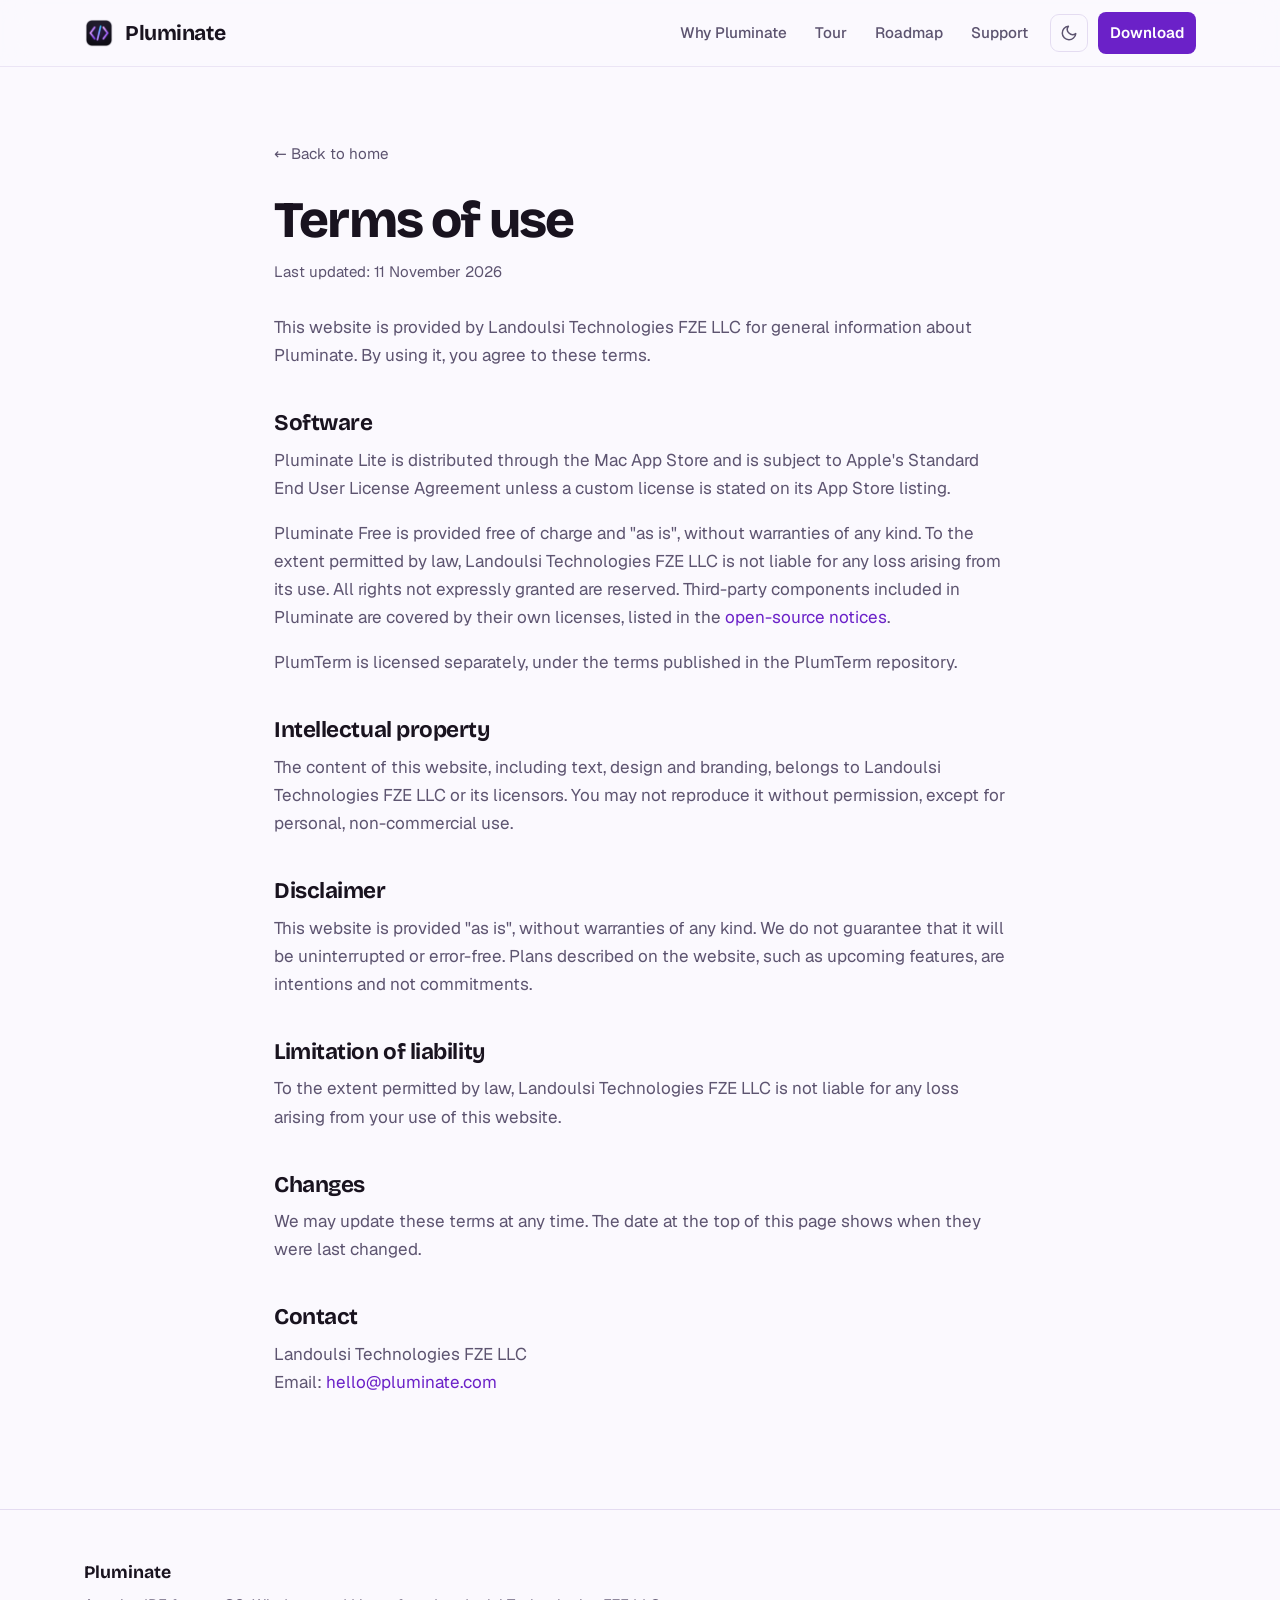
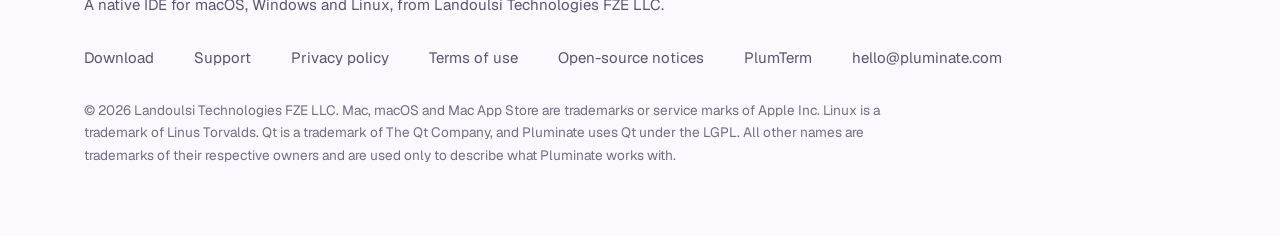
<file: terms.html>
<!DOCTYPE html>
<html lang="en" data-theme="dark">
<head>
    <meta charset="UTF-8">
    <meta name="viewport" content="width=device-width, initial-scale=1.0">
    <title>Terms of use: Pluminate</title>
    <meta name="description" content="Terms for using the Pluminate website and software.">
    <meta name="theme-color" content="#120d1b">
    <link rel="icon" type="image/png" href="images/icon-64.png">
    <link rel="apple-touch-icon" href="images/apple-touch-icon.png">
    <link rel="canonical" href="https://pluminate.com/terms.html">
    <script>(function(){var t;try{t=localStorage.getItem("theme");}catch(e){}if(t!=="light"&&t!=="dark"){t=(window.matchMedia&&matchMedia("(prefers-color-scheme: light)").matches)?"light":"dark";}document.documentElement.setAttribute("data-theme",t);document.documentElement.className="js";})();</script>
    <link rel="preload" href="fonts/bricolage-grotesque.woff2" as="font" type="font/woff2" crossorigin>
    <link rel="stylesheet" href="style.css">
</head>
<body>
    <a class="skip" href="#main">Skip to content</a>
    <header>
        <div class="container">
            <a class="brand" href="index.html"><img src="images/icon-64.png" alt="" width="30" height="30">Pluminate</a>
            <nav aria-label="Main">
                <a href="index.html#why">Why Pluminate</a>
                <a href="index.html#tour">Tour</a>
                <a href="index.html#roadmap">Roadmap</a>
                <a href="support.html">Support</a>
                <button type="button" class="theme-toggle" id="theme-toggle" aria-label="Toggle theme"></button>
                <a class="nav-cta" href="download.html">Download</a>
            </nav>
        </div>
    </header>
    <main id="main" class="doc">
        <a class="back" href="index.html">&larr; Back to home</a>
        <h1>Terms of use</h1>
        <p class="meta">Last updated: 11 November 2026</p>
        <p>This website is provided by Landoulsi Technologies FZE LLC for general information about Pluminate. By using it, you agree to these terms.</p>

        <h2>Software</h2>
        <p>Pluminate Lite is distributed through the Mac App Store and is subject to Apple's Standard End User License Agreement unless a custom license is stated on its App Store listing.</p>
        <p>Pluminate Free is provided free of charge and "as is", without warranties of any kind. To the extent permitted by law, Landoulsi Technologies FZE LLC is not liable for any loss arising from its use. All rights not expressly granted are reserved. Third-party components included in Pluminate are covered by their own licenses, listed in the <a href="notices.html">open-source notices</a>.</p>
        <p>PlumTerm is licensed separately, under the terms published in the PlumTerm repository.</p>

        <h2>Intellectual property</h2>
        <p>The content of this website, including text, design and branding, belongs to Landoulsi Technologies FZE LLC or its licensors. You may not reproduce it without permission, except for personal, non-commercial use.</p>

        <h2>Disclaimer</h2>
        <p>This website is provided "as is", without warranties of any kind. We do not guarantee that it will be uninterrupted or error-free. Plans described on the website, such as upcoming features, are intentions and not commitments.</p>

        <h2>Limitation of liability</h2>
        <p>To the extent permitted by law, Landoulsi Technologies FZE LLC is not liable for any loss arising from your use of this website.</p>

        <h2>Changes</h2>
        <p>We may update these terms at any time. The date at the top of this page shows when they were last changed.</p>

        <h2>Contact</h2>
        <p>Landoulsi Technologies FZE LLC<br>Email: <a href="mailto:hello@pluminate.com">hello@pluminate.com</a></p>
    </main>

    <footer>
        <div class="container">
            <div>
                <div class="footer-brand">Pluminate</div>
                <div>A native IDE for macOS, Windows and Linux, from Landoulsi Technologies FZE LLC.</div>
            </div>
            <div class="footer-cols">
                <a href="download.html">Download</a>
                <a href="support.html">Support</a>
                <a href="privacy.html">Privacy policy</a>
                <a href="terms.html">Terms of use</a>
                <a href="notices.html">Open-source notices</a>
                <a href="plumterm.html">PlumTerm</a>
                <a href="mailto:hello@pluminate.com">hello@pluminate.com</a>
            </div>
            <p class="legal">&copy; 2026 Landoulsi Technologies FZE LLC. Mac, macOS and Mac App Store are trademarks or service marks of Apple Inc. Linux is a trademark of Linus Torvalds. Qt is a trademark of The Qt Company, and Pluminate uses Qt under the LGPL. All other names are trademarks of their respective owners and are used only to describe what Pluminate works with.</p>
        </div>
    </footer>
    <script src="site.js"></script>
</body>
</html>
</file>
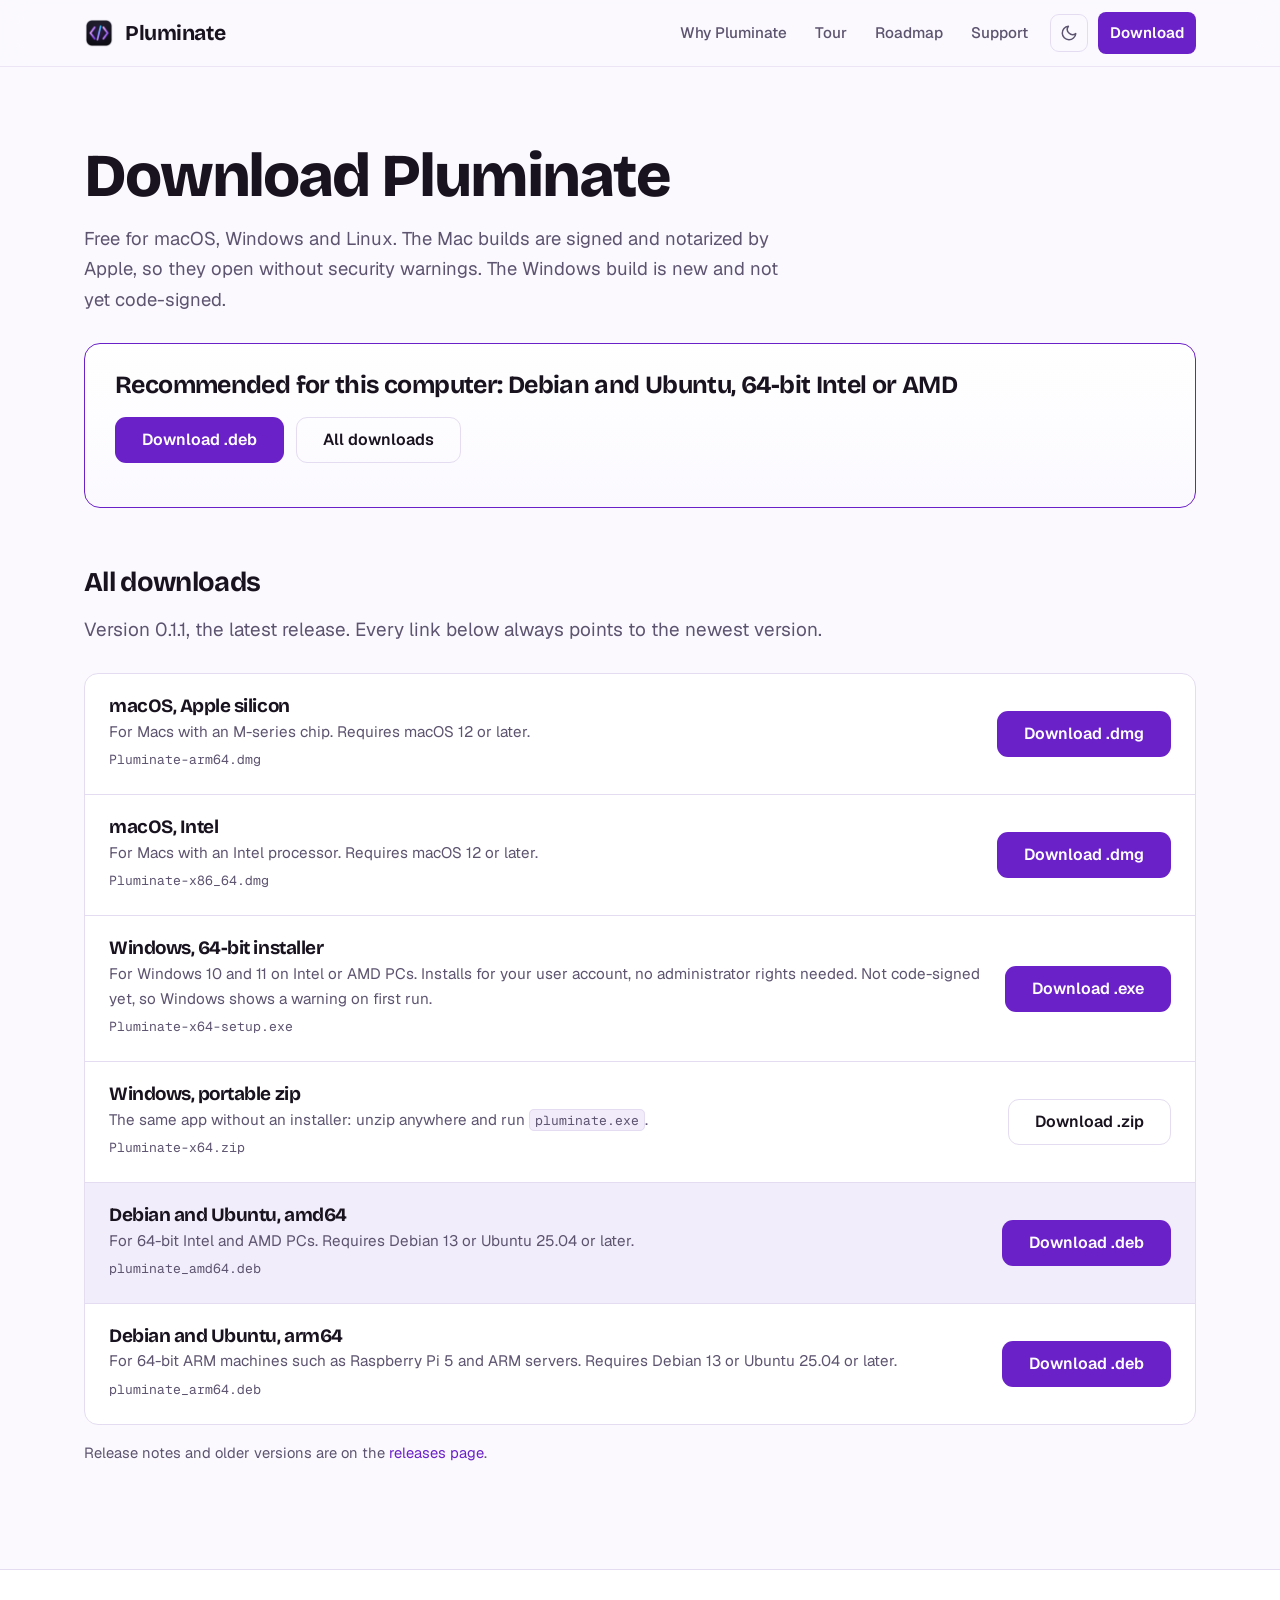
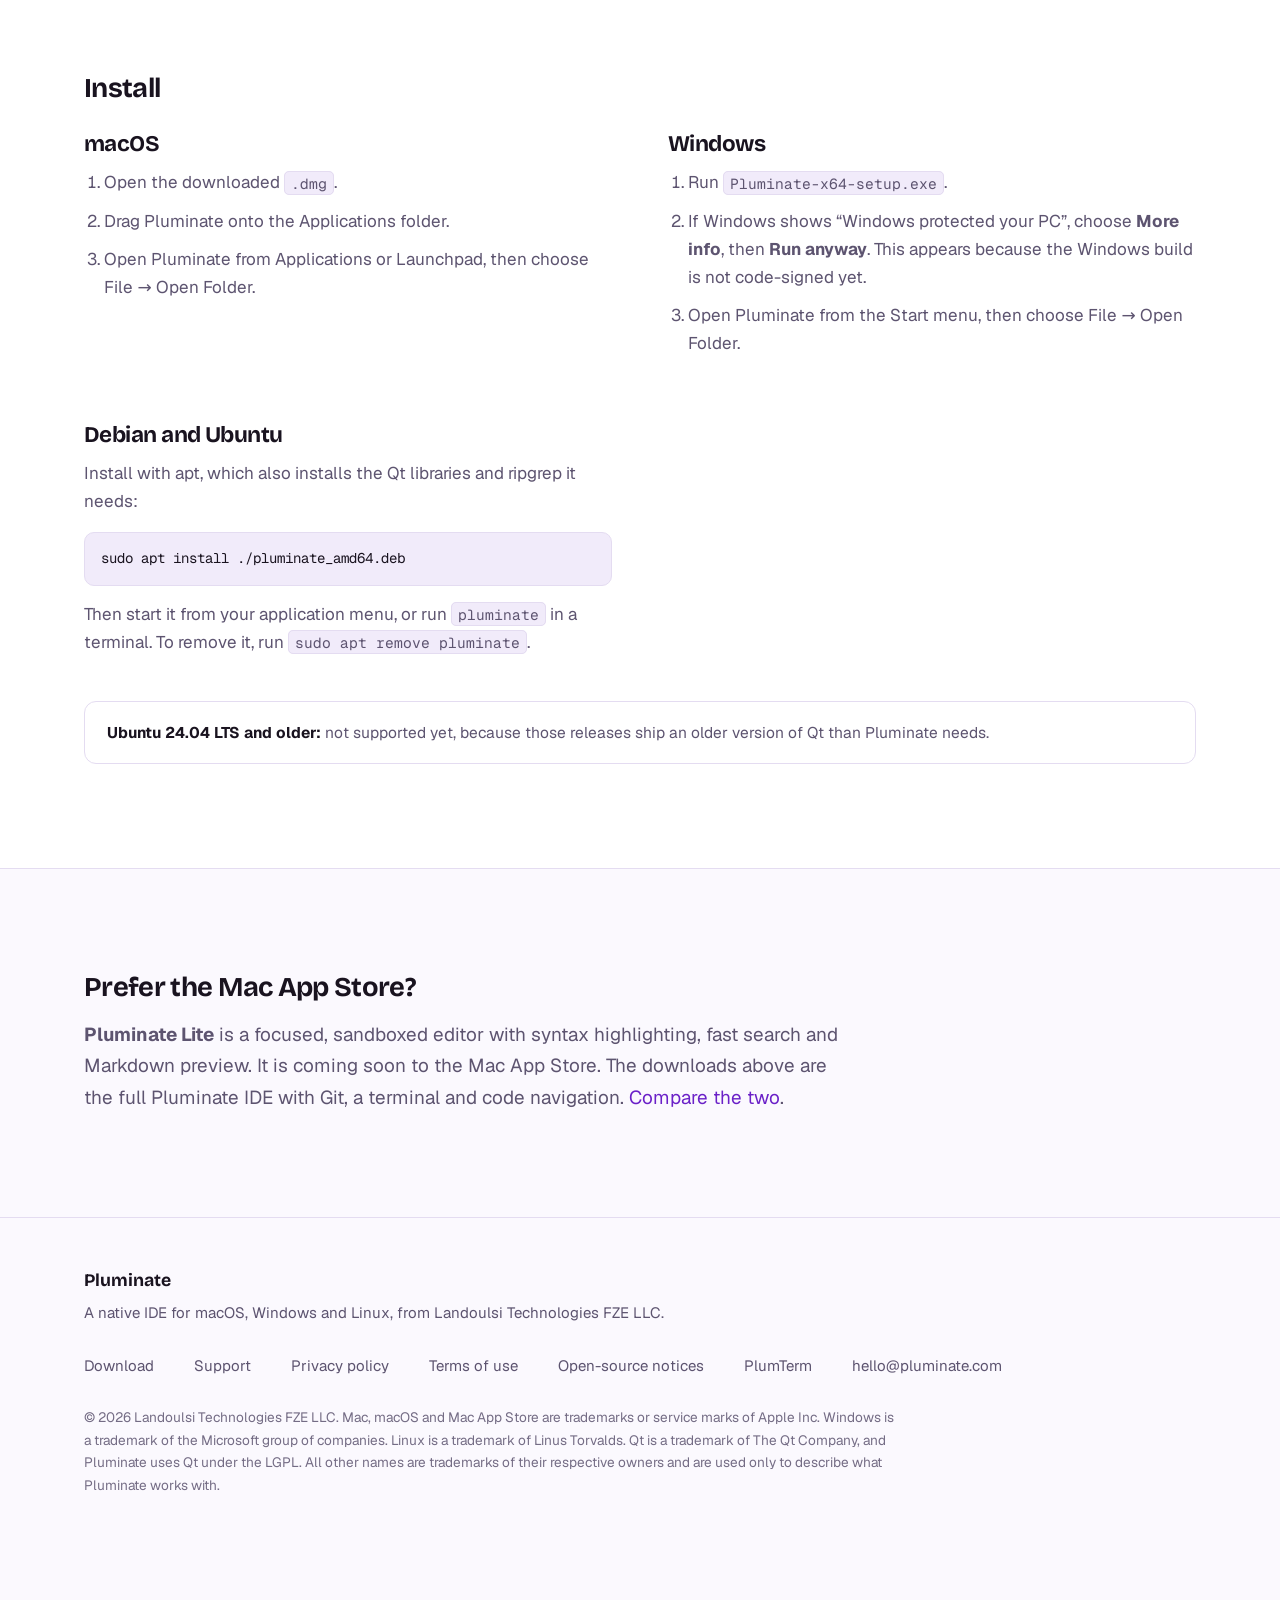
<file: download/free.html>
<!DOCTYPE html>
<html lang="en">
<head>
    <meta charset="UTF-8">
    <meta name="viewport" content="width=device-width, initial-scale=1.0">
    <title>Moved: the Pluminate download page</title>
    <meta http-equiv="refresh" content="0; url=../download.html">
    <link rel="canonical" href="https://pluminate.com/download.html">
    <meta name="robots" content="noindex">
</head>
<body style="font-family: system-ui, sans-serif; padding: 2rem;">
    <p>This page has moved. <a href="../download.html">Continue to the Pluminate download page</a>.</p>
</body>
</html>
</file>
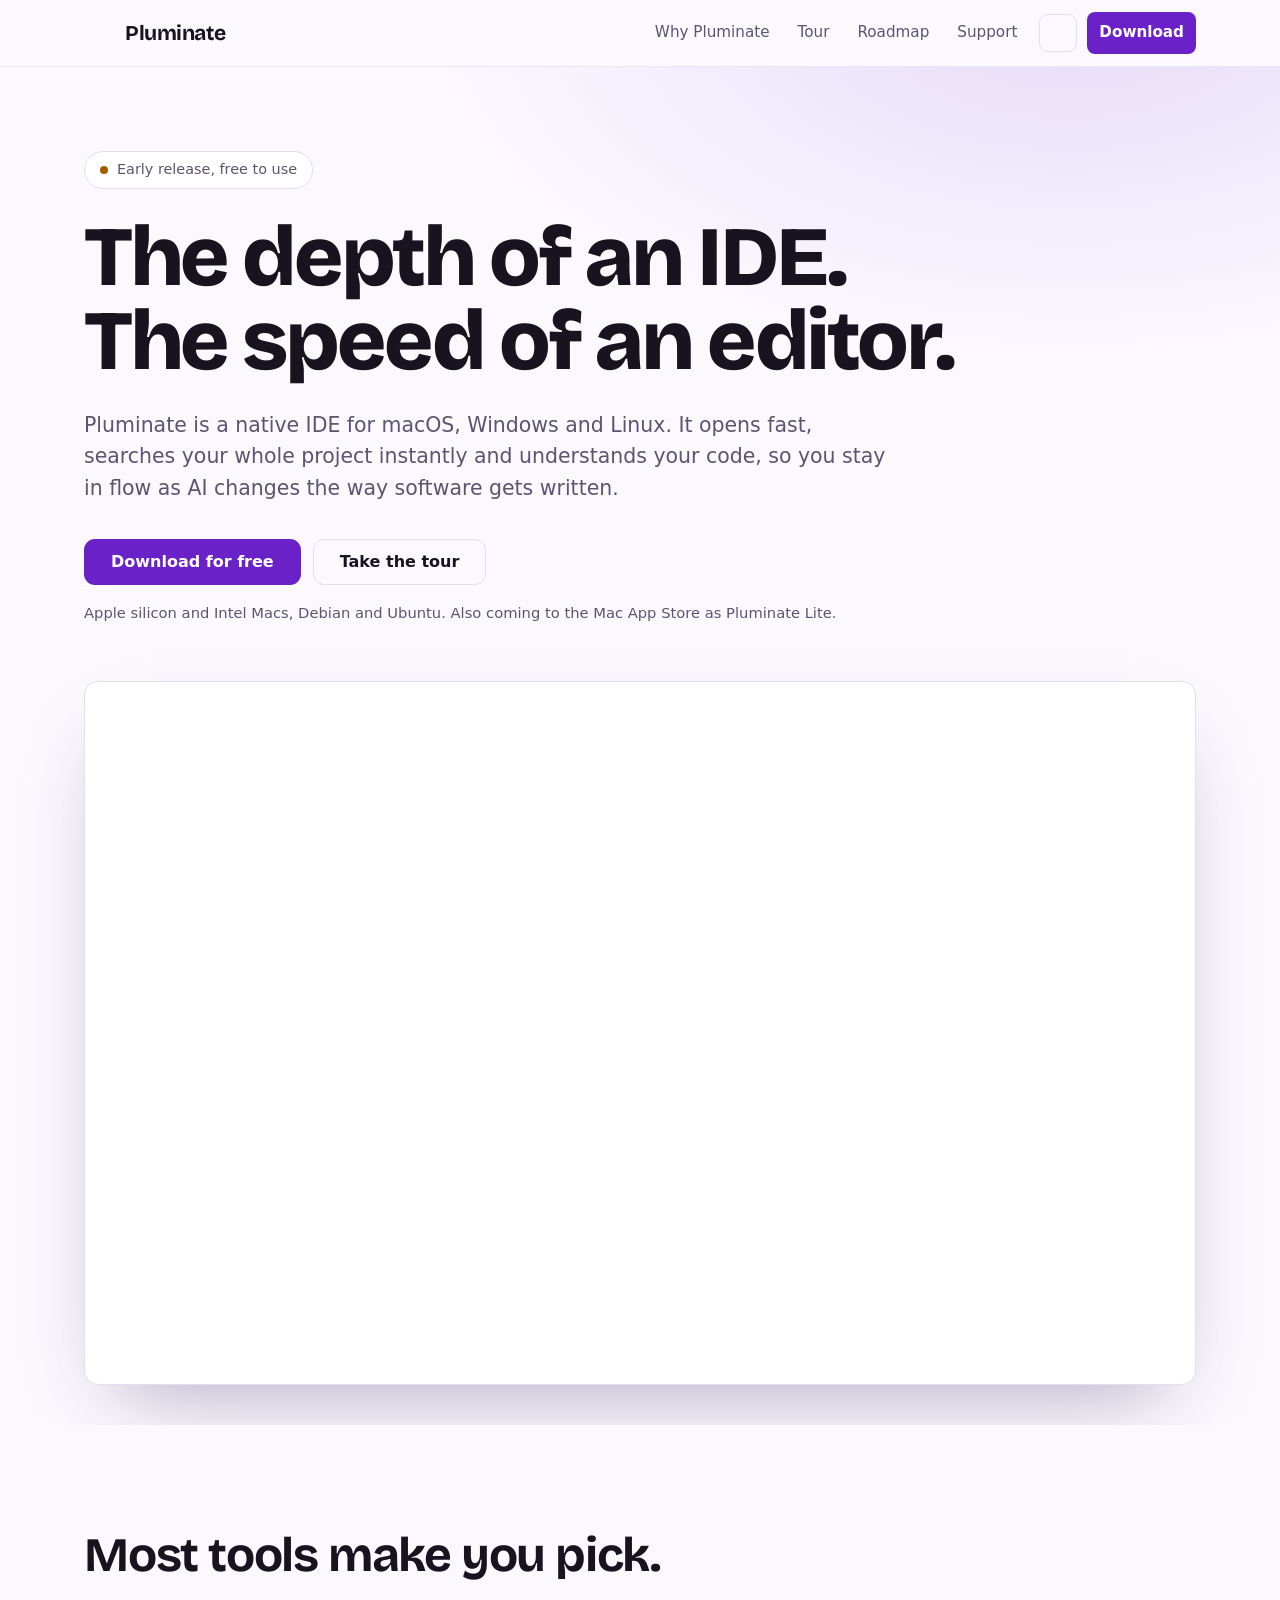
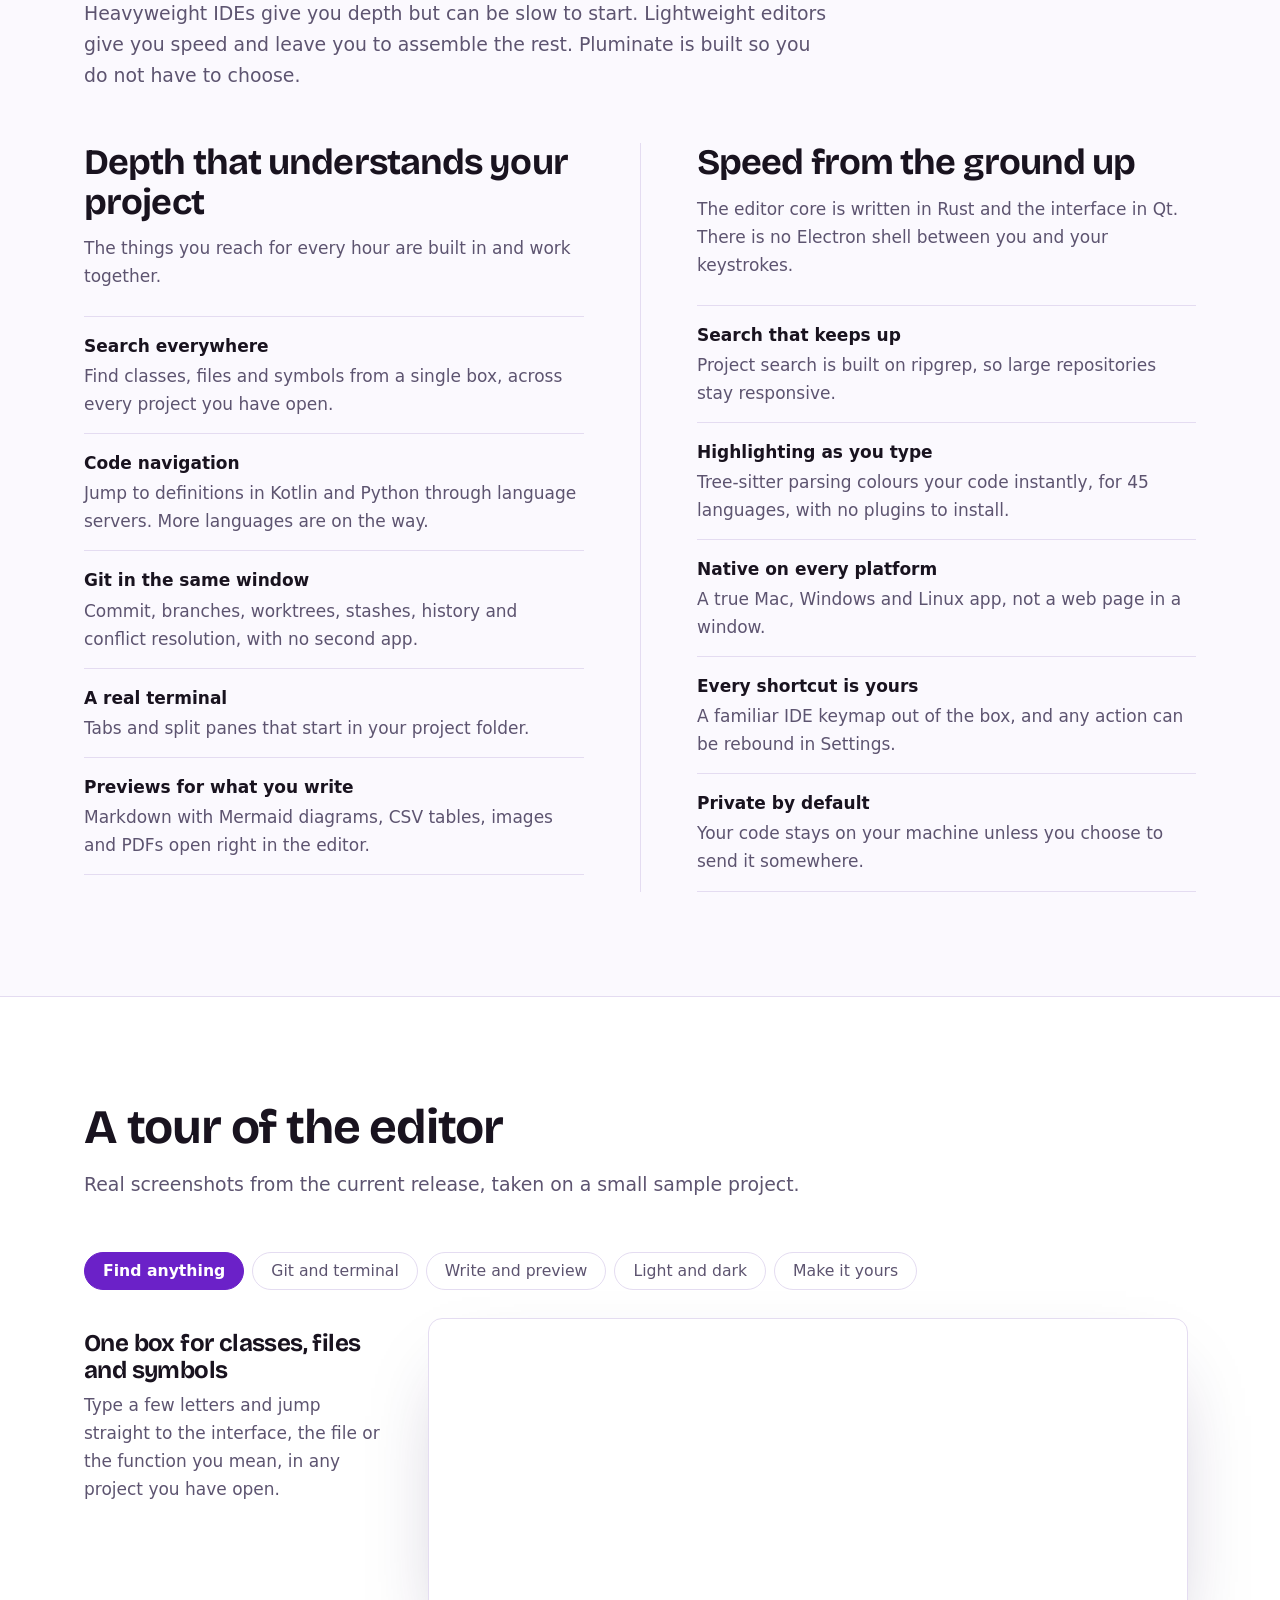
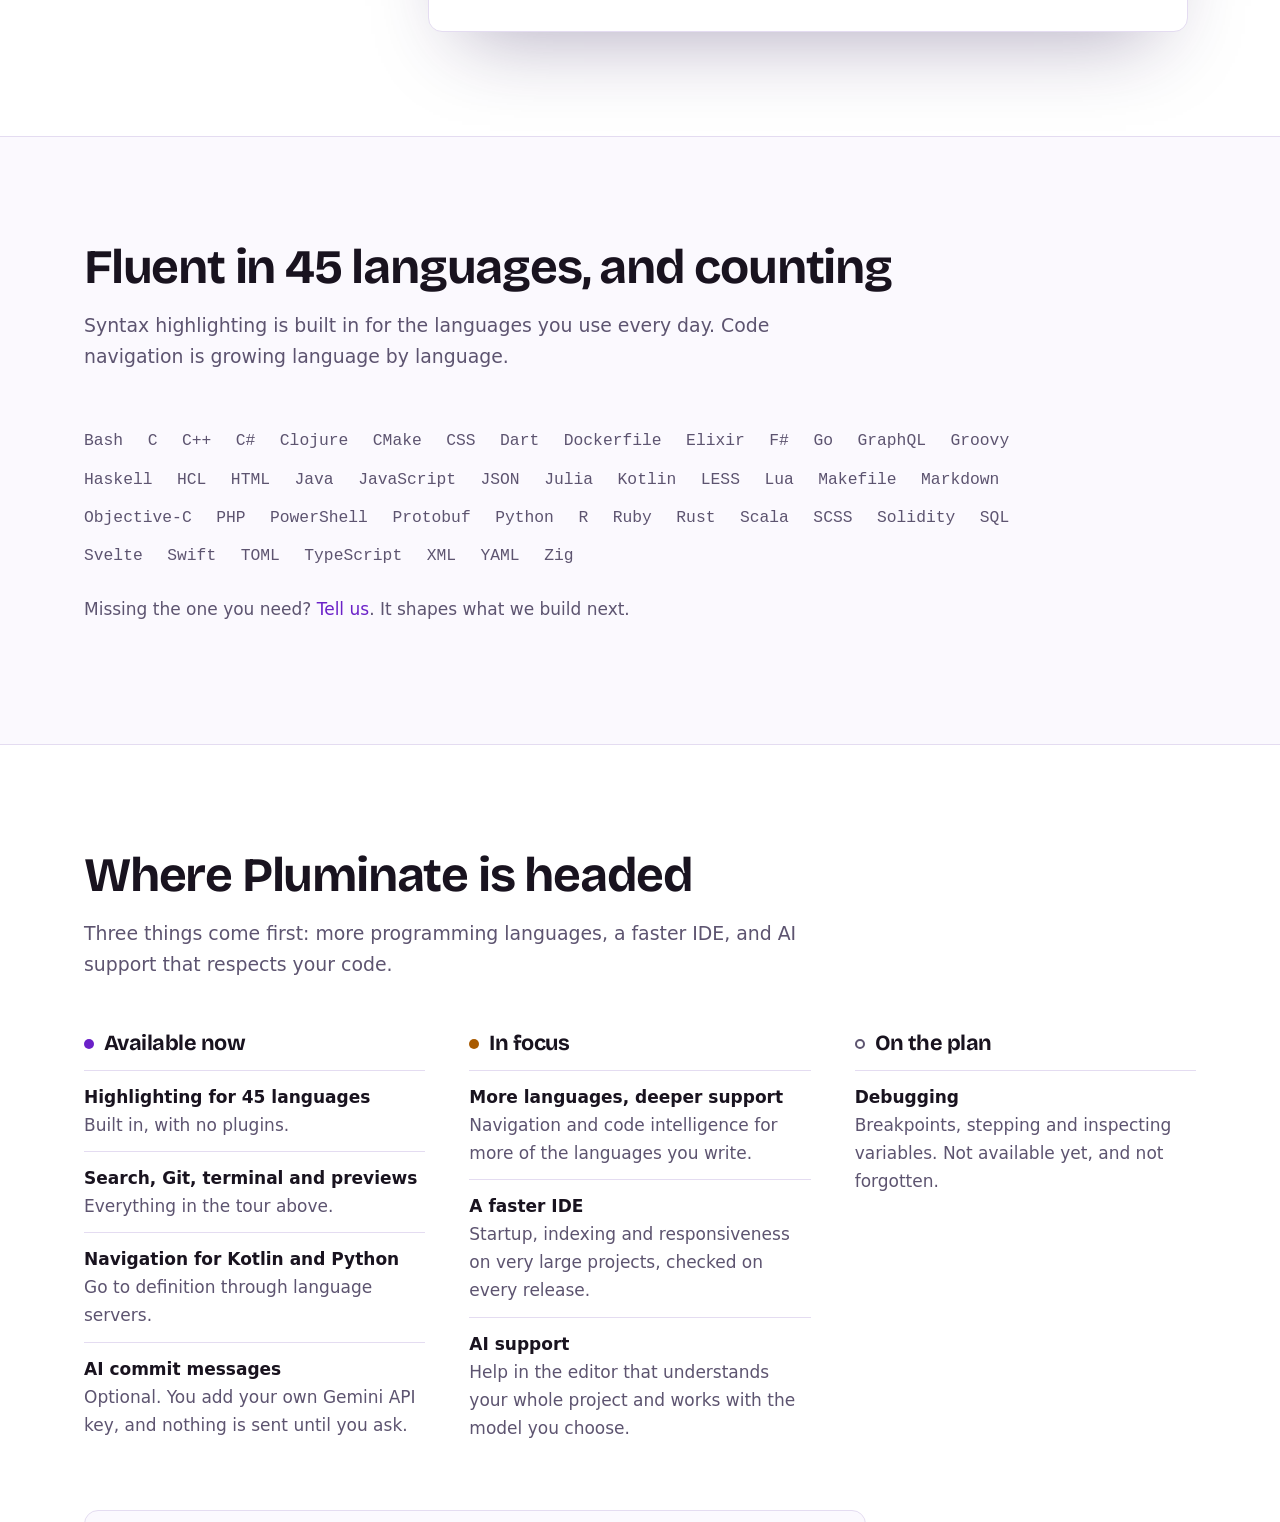
<file: download/lite.html>
<!DOCTYPE html>
<html lang="en">
<head>
    <meta charset="UTF-8">
    <meta name="viewport" content="width=device-width, initial-scale=1.0">
    <title>Moved: Pluminate editions</title>
    <meta http-equiv="refresh" content="0; url=../index.html#editions">
    <link rel="canonical" href="https://pluminate.com/index.html#editions">
    <meta name="robots" content="noindex">
</head>
<body style="font-family: system-ui, sans-serif; padding: 2rem;">
    <p>This page has moved. <a href="../index.html#editions">Continue to Pluminate editions</a>.</p>
</body>
</html>
</file>
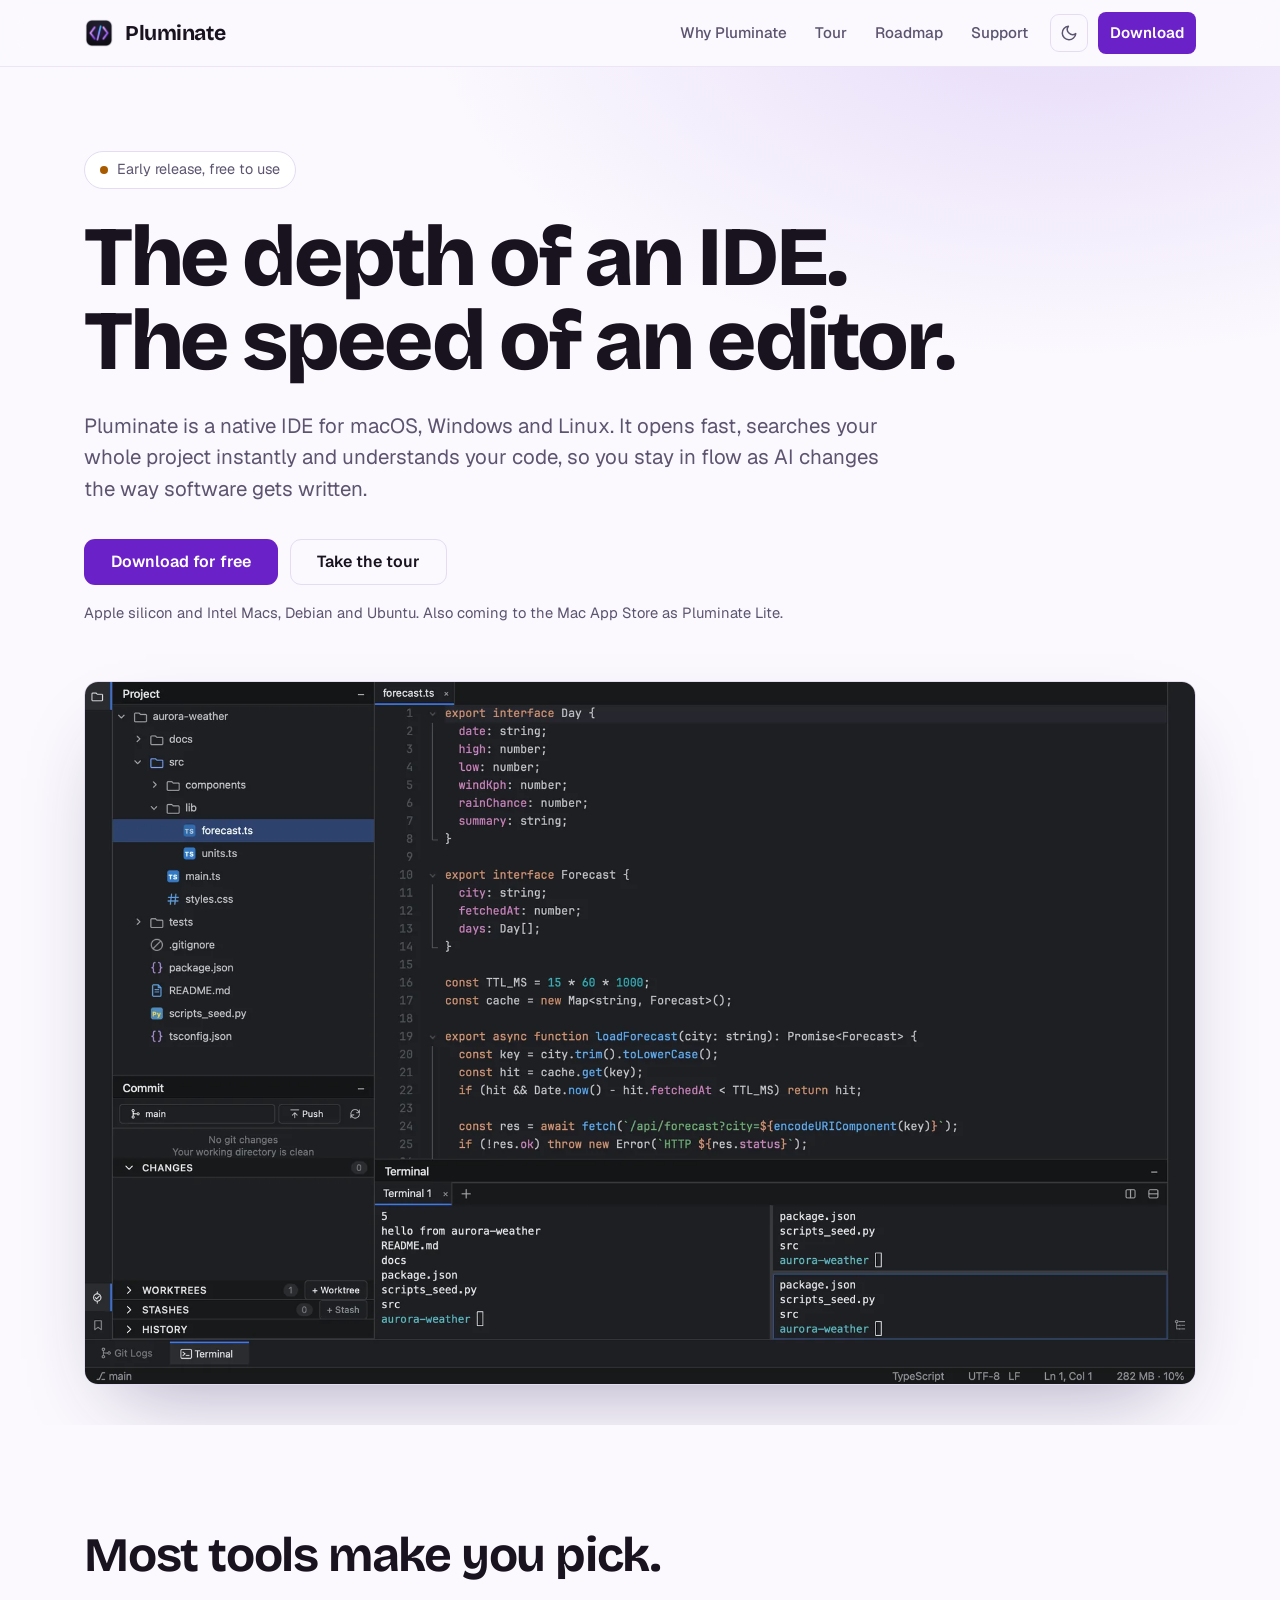
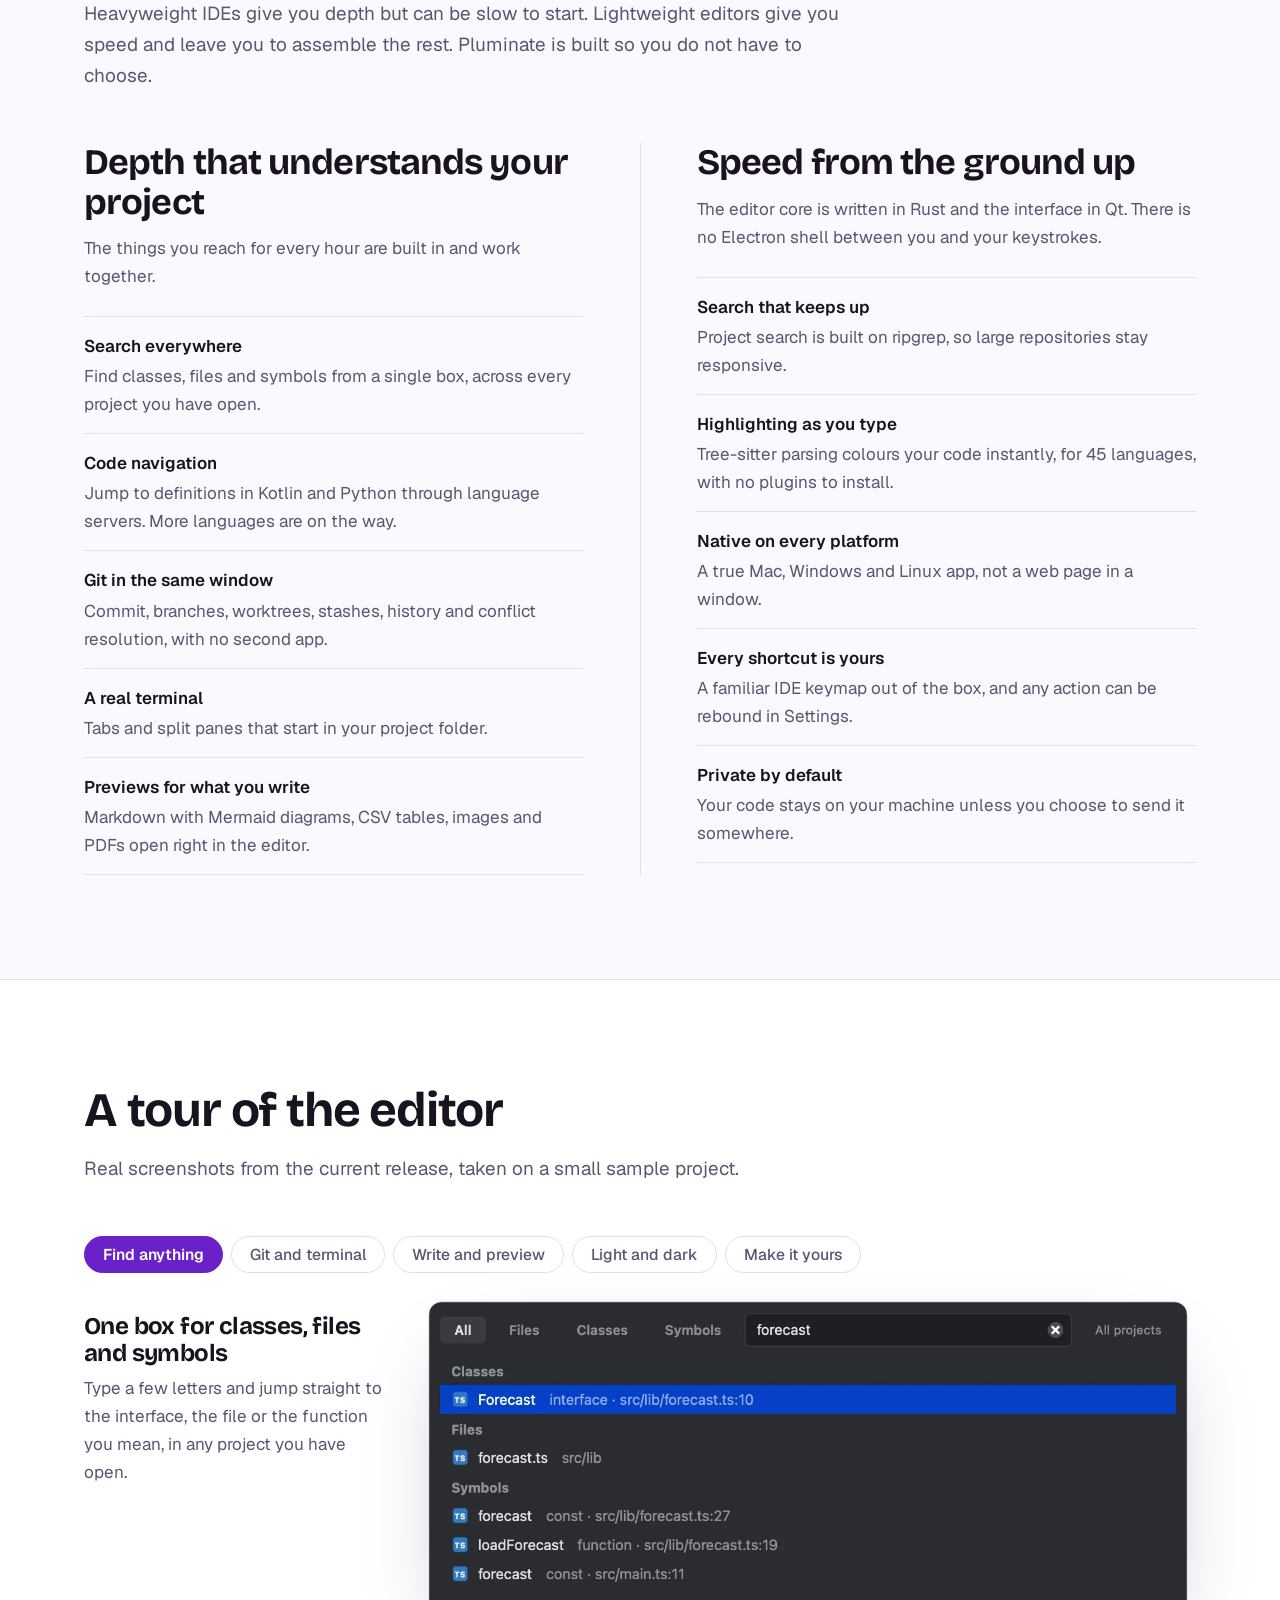
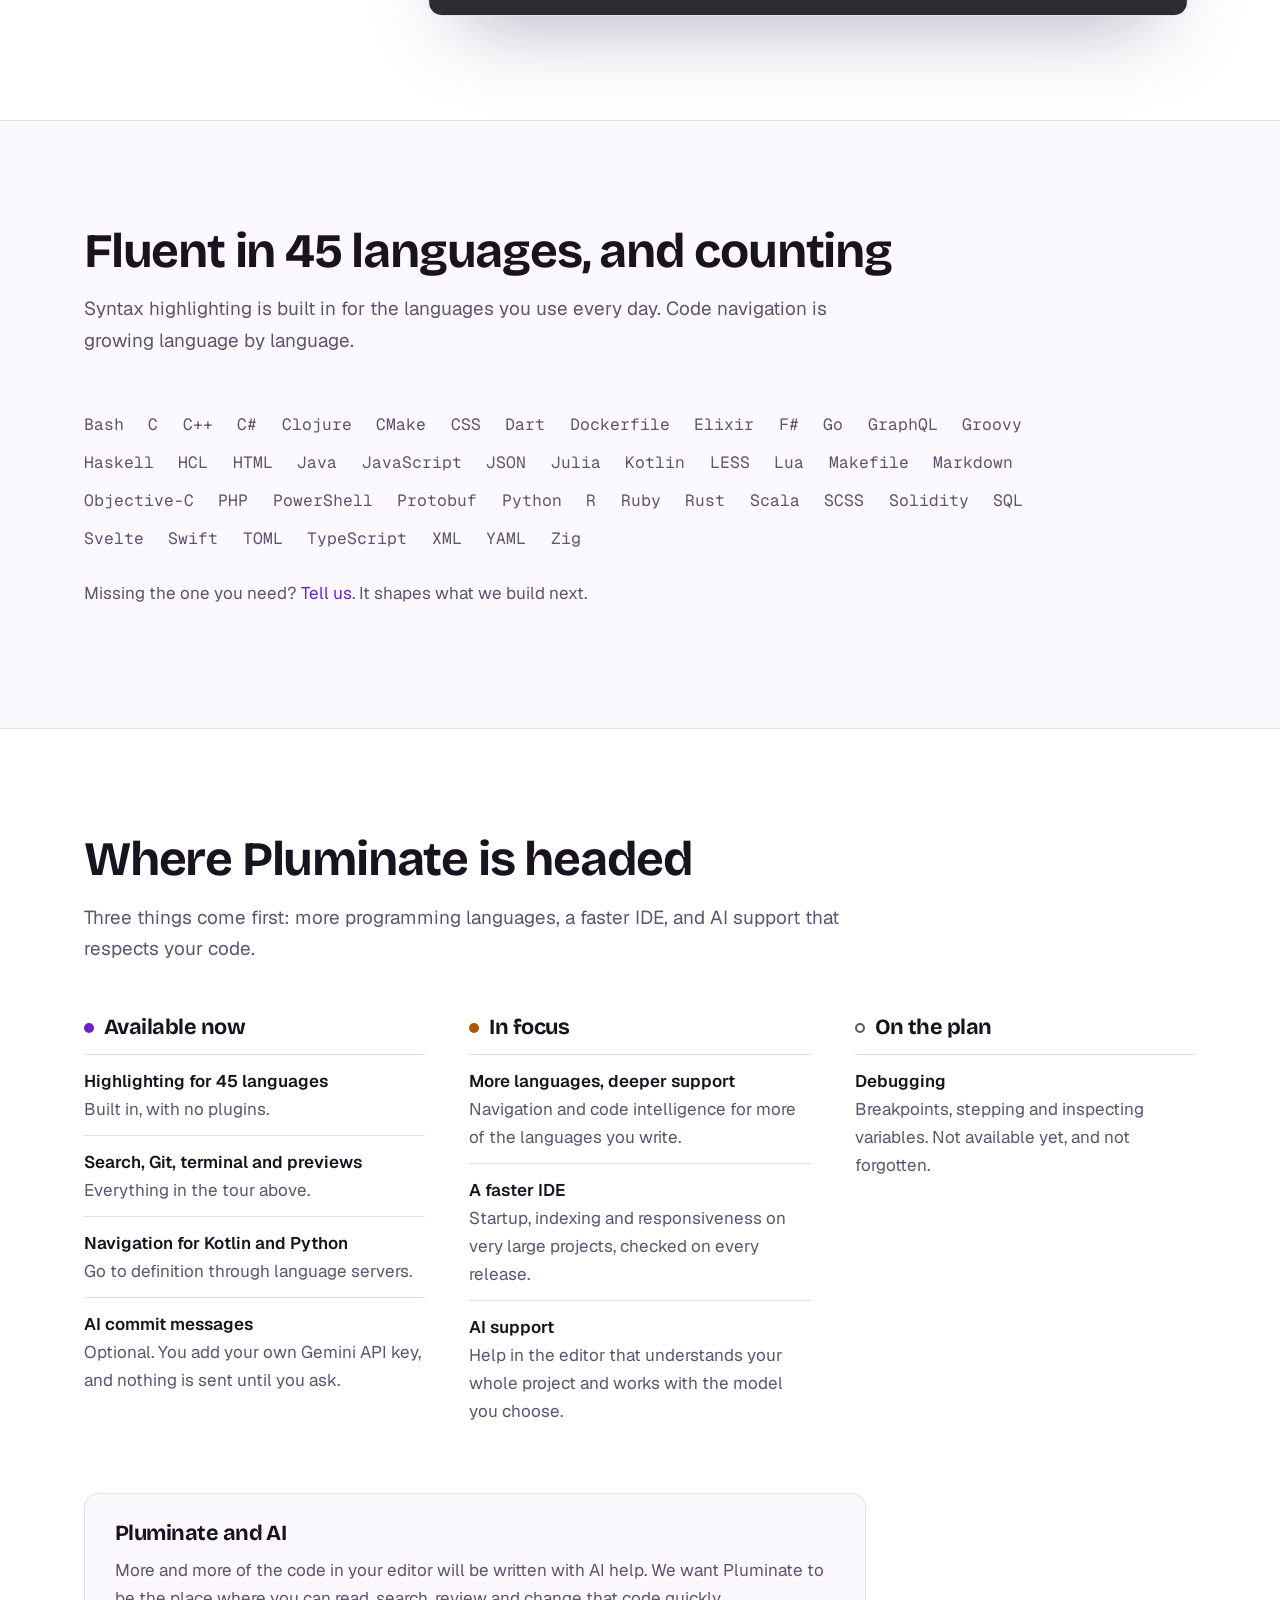
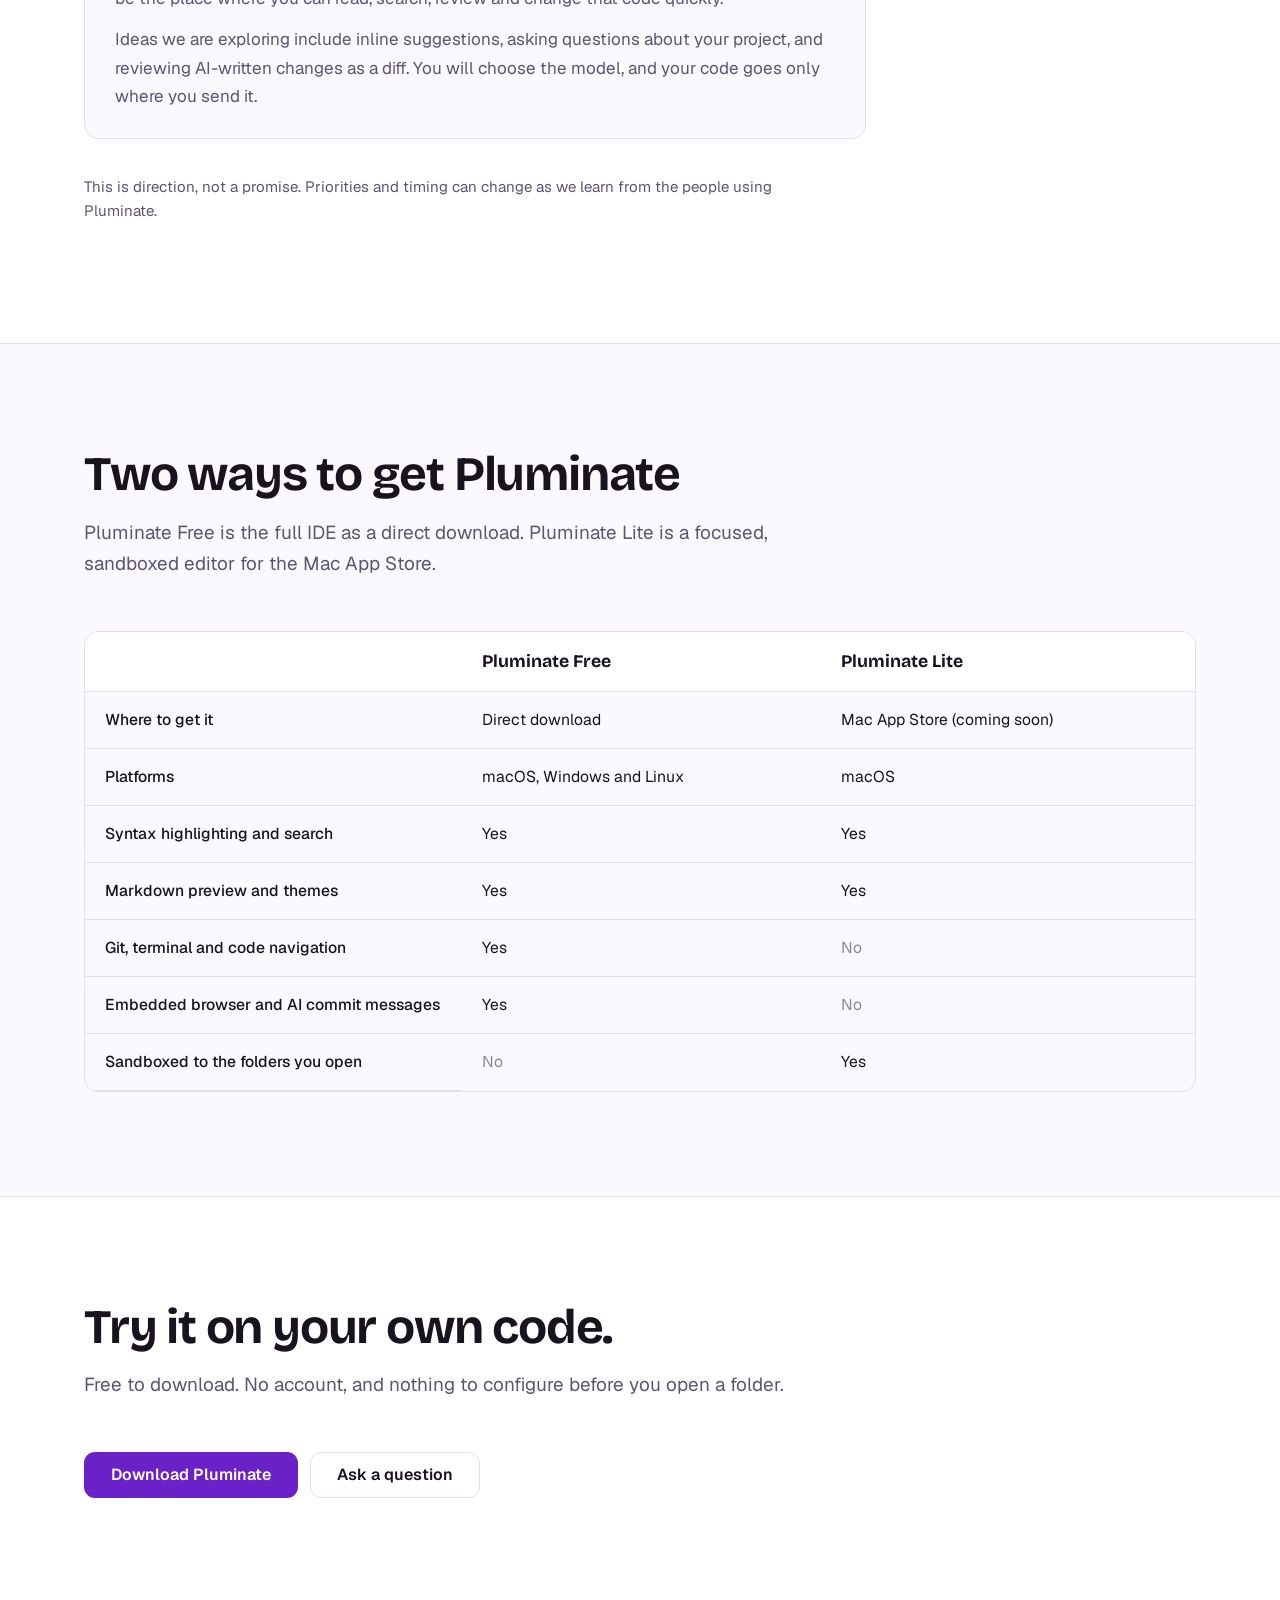
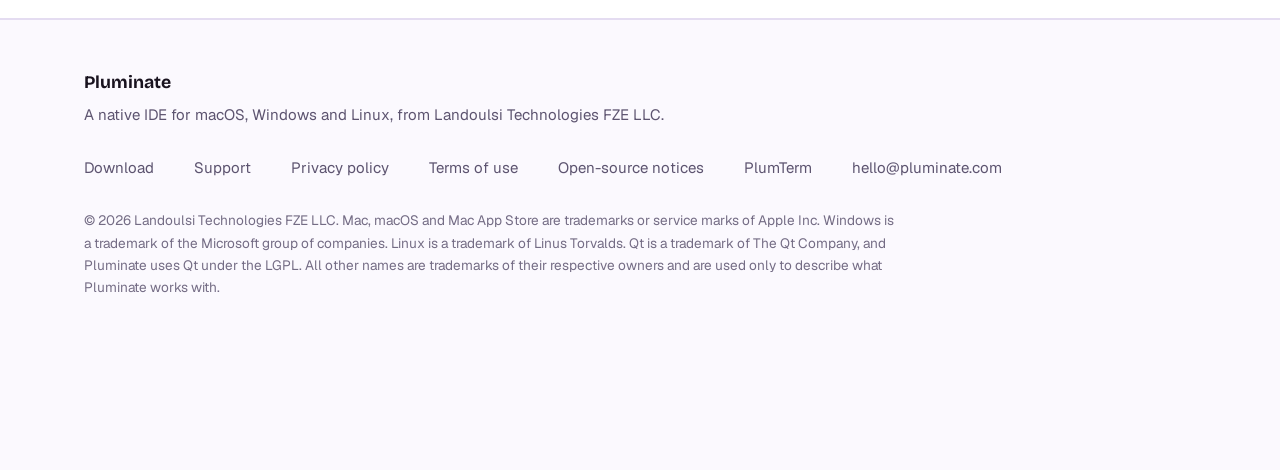
<file: download/pro.html>
<!DOCTYPE html>
<html lang="en">
<head>
    <meta charset="UTF-8">
    <meta name="viewport" content="width=device-width, initial-scale=1.0">
    <title>Moved: Pluminate</title>
    <meta http-equiv="refresh" content="0; url=../index.html">
    <link rel="canonical" href="https://pluminate.com/index.html">
    <meta name="robots" content="noindex">
</head>
<body style="font-family: system-ui, sans-serif; padding: 2rem;">
    <p>This page has moved. <a href="../index.html">Continue to Pluminate</a>.</p>
</body>
</html>
</file>
<file: style.css>
/* Pluminate site. Dark is the home theme; light follows the visitor's choice or system setting.
   Palette: aubergine ink for the page, dusk for surfaces, plum for interaction, lumen (a warm lamp-light) used
   only for the glow behind the product and for "in focus" markers. Fonts are self-hosted (see fonts/README.txt). */

@font-face { font-family: "Bricolage Grotesque"; src: url("fonts/bricolage-grotesque.woff2") format("woff2"); font-weight: 200 800; font-display: swap; }
@font-face { font-family: "Geist"; src: url("fonts/geist-sans.woff2") format("woff2"); font-weight: 100 900; font-display: swap; }
@font-face { font-family: "Geist Mono"; src: url("fonts/geist-mono.woff2") format("woff2"); font-weight: 100 900; font-display: swap; }

:root {
    --ink: #120d1b;
    --dusk: #1a1327;
    --dusk-hi: #241a36;
    --line: #322745;
    --text: #efebf7;
    --muted: #a99fbd;
    --plum: #b98aff;
    --plum-strong: #a066ff;
    --on-plum: #17102a;
    --lumen: #ffc978;
    --glow: rgba(255, 190, 110, .30);
    --halo: rgba(150, 90, 255, .30);
    --shadow: 0 40px 90px -30px rgba(0, 0, 0, .85);
    --code: #1f1630;
    --display: "Bricolage Grotesque", "Avenir Next", "Segoe UI", system-ui, sans-serif;
    --body: "Geist", -apple-system, BlinkMacSystemFont, "Segoe UI", system-ui, sans-serif;
    --mono: "Geist Mono", ui-monospace, "SF Mono", Menlo, Consolas, monospace;
}
:root[data-theme="light"] {
    --ink: #fbf9fe;
    --dusk: #ffffff;
    --dusk-hi: #f2edfa;
    --line: #e4dcf1;
    --text: #19131f;
    --muted: #5d5470;
    --plum: #6b21c8;
    --plum-strong: #5a17b0;
    --on-plum: #ffffff;
    --lumen: #a85a00;
    --glow: rgba(255, 176, 80, .38);
    --halo: rgba(120, 60, 220, .16);
    --shadow: 0 36px 80px -34px rgba(40, 20, 80, .38);
    --code: #f1ebfa;
}

*, *::before, *::after { box-sizing: border-box; }
html { scroll-behavior: smooth; -webkit-text-size-adjust: 100%; }
body { margin: 0; font-family: var(--body); font-size: 1.0625rem; line-height: 1.65; color: var(--text); background: var(--ink); -webkit-font-smoothing: antialiased; text-rendering: optimizeLegibility; }
h1, h2, h3 { font-family: var(--display); line-height: 1.1; margin: 0; letter-spacing: -.025em; }
p { margin: 0 0 1em; }
a { color: var(--plum); text-decoration: none; }
a:hover { text-decoration: underline; text-underline-offset: 3px; }
img { max-width: 100%; }
code { font-family: var(--mono); font-size: .86em; padding: .12em .4em; border-radius: 5px; background: var(--code); border: 1px solid var(--line); }
a:focus-visible, button:focus-visible, summary:focus-visible { outline: 2px solid var(--plum); outline-offset: 3px; border-radius: 4px; }
.skip { position: absolute; left: -999px; top: 8px; background: var(--plum); color: var(--on-plum); padding: 8px 14px; border-radius: 6px; z-index: 200; }
.skip:focus { left: 12px; }

.container { max-width: 1160px; margin: 0 auto; padding: 0 24px; }

/* ---- header ---- */
header { position: sticky; top: 0; z-index: 100; background: color-mix(in srgb, var(--ink) 82%, transparent); backdrop-filter: blur(14px); -webkit-backdrop-filter: blur(14px); border-bottom: 1px solid color-mix(in srgb, var(--line) 70%, transparent); }
header .container { display: flex; align-items: center; justify-content: space-between; gap: 16px; min-height: 66px; }
.brand { display: inline-flex; align-items: center; gap: 11px; color: var(--text); font-family: var(--display); font-size: 1.32rem; font-weight: 700; letter-spacing: -.02em; }
.brand img { width: 30px; height: 30px; border-radius: 8px; }
.brand:hover { text-decoration: none; }
nav { display: flex; align-items: center; gap: 4px; }
nav a { color: var(--muted); font-size: .95rem; font-weight: 500; padding: 8px 12px; border-radius: 8px; }
nav a:hover, nav a.active { color: var(--text); text-decoration: none; }
nav a.nav-cta { color: var(--on-plum); background: var(--plum); font-weight: 600; margin-left: 6px; }
nav a.nav-cta:hover { background: var(--plum-strong); color: var(--on-plum); }
.theme-toggle { display: inline-flex; align-items: center; justify-content: center; width: 38px; height: 38px; margin-left: 6px; border: 1px solid var(--line); border-radius: 9px; background: transparent; color: var(--muted); cursor: pointer; }
.theme-toggle:hover { color: var(--text); border-color: var(--plum); }

/* ---- buttons ---- */
.button { display: inline-flex; align-items: center; justify-content: center; gap: 9px; padding: 14px 26px; border-radius: 11px; border: 1px solid transparent; background: var(--plum); color: var(--on-plum); font: 600 1rem/1 var(--body); cursor: pointer; transition: background .15s ease, border-color .15s ease, transform .15s ease; }
.button:hover { background: var(--plum-strong); color: var(--on-plum); text-decoration: none; transform: translateY(-1px); }
.button.secondary { background: transparent; color: var(--text); border-color: var(--line); }
.button.secondary:hover { border-color: var(--plum); background: var(--dusk); color: var(--text); }
.button.quiet { background: var(--dusk-hi); color: var(--text); }
.button.quiet:hover { background: var(--line); }
.cta-row { display: flex; flex-wrap: wrap; gap: 12px; align-items: center; margin: 0 0 16px; }
.cta-note { color: var(--muted); font-size: .92rem; margin: 0; }

/* ---- hero ---- */
.hero { position: relative; padding: 84px 0 40px; overflow: hidden; }
.hero::before { content: ""; position: absolute; inset: -120px -10% auto -10%; height: 720px; background: radial-gradient(60% 70% at 78% 8%, var(--halo), transparent 70%); pointer-events: none; }
.hero .container { position: relative; }
.hero h1 { font-size: clamp(2.7rem, 6.6vw, 5.4rem); font-weight: 800; letter-spacing: -.04em; line-height: 1; max-width: 12.5em; margin-bottom: 26px; text-wrap: balance; }
.hero p.lead { font-size: clamp(1.1rem, 1.6vw, 1.3rem); color: var(--muted); max-width: 40em; margin-bottom: 34px; line-height: 1.55; }
.pill-badge { display: inline-flex; align-items: center; gap: 9px; padding: 6px 15px; border-radius: 999px; background: var(--dusk); border: 1px solid var(--line); color: var(--muted); font-size: .9rem; margin-bottom: 26px; }
.pill-badge .dot { width: 8px; height: 8px; border-radius: 50%; background: var(--lumen); }

.stage { position: relative; margin-top: 56px; }
.stage::before { content: ""; position: absolute; z-index: 0; left: -5%; right: -5%; top: -9%; bottom: -16%; background: radial-gradient(60% 60% at 50% 45%, var(--glow), transparent 72%); filter: blur(34px); opacity: 0; animation: lumen-on 1.6s .25s ease-out forwards; }
.stage .shot { position: relative; z-index: 1; }
@keyframes lumen-on { from { opacity: 0; transform: scale(.94); } to { opacity: 1; transform: scale(1); } }

.shot { display: block; width: 100%; height: auto; border: 1px solid var(--line); border-radius: 14px; box-shadow: var(--shadow); background: var(--dusk); }

/* ---- sections ---- */
section { padding: 104px 0; }
section.alt { background: var(--dusk); border-block: 1px solid var(--line); }
section h2 { font-size: clamp(1.9rem, 3.8vw, 3rem); font-weight: 700; margin-bottom: 16px; max-width: 18em; text-wrap: balance; }
section .lead { font-size: 1.18rem; color: var(--muted); max-width: 40em; margin-bottom: 52px; }

/* depth + speed */
.pair { display: grid; grid-template-columns: 1fr; gap: 56px; }
.pair-col h3 { font-size: clamp(1.7rem, 2.8vw, 2.3rem); font-weight: 700; margin-bottom: 12px; }
.pair-col > p { color: var(--muted); max-width: 30em; }
.facts { margin: 26px 0 0; padding: 0; list-style: none; }
.facts li { padding: 15px 0; border-top: 1px solid var(--line); color: var(--muted); }
.facts li:last-child { border-bottom: 1px solid var(--line); }
.facts strong { display: block; color: var(--text); font-weight: 600; margin-bottom: 2px; }
@media (min-width: 900px) {
    .pair { grid-template-columns: 1fr 1fr; gap: 0; }
    .pair-col { padding-right: 56px; }
    .pair-col + .pair-col { padding: 0 0 0 56px; border-left: 1px solid var(--line); }
}

/* tour */
.tabs { display: flex; flex-wrap: wrap; gap: 8px; margin: 0 0 28px; padding: 0; }
.tab { padding: 10px 18px; border-radius: 999px; border: 1px solid var(--line); background: transparent; color: var(--muted); font: 500 .98rem/1 var(--body); cursor: pointer; transition: color .15s ease, background .15s ease, border-color .15s ease; }
.tab:hover { color: var(--text); border-color: var(--plum); }
.tab[aria-selected="true"] { background: var(--plum); border-color: var(--plum); color: var(--on-plum); font-weight: 600; }
.panel { display: grid; gap: 26px; }
.js .panel[hidden] { display: none; }
.panel-text h3 { font-size: 1.5rem; margin-bottom: 8px; font-weight: 700; }
.panel-text p { color: var(--muted); max-width: 36em; margin: 0; }
.panel-shot.narrow { max-width: 760px; }
@media (min-width: 900px) {
    .panel { grid-template-columns: 300px 1fr; gap: 44px; align-items: start; }
    .panel-text { padding-top: 12px; }
}

/* languages */
.langs { margin: 0; padding: 0; list-style: none; display: flex; flex-wrap: wrap; gap: 4px 0; font-family: var(--mono); font-size: 1.02rem; color: var(--muted); max-width: 62em; }
.langs li { margin-right: 1.5em; line-height: 2.1; }
.langs-note { margin-top: 22px; color: var(--muted); }

/* roadmap */
.road { display: grid; grid-template-columns: 1fr; gap: 40px; }
.road-col h3 { font-size: 1.35rem; font-weight: 700; display: flex; align-items: center; gap: 10px; margin-bottom: 14px; }
.road-col h3::before { content: ""; width: 10px; height: 10px; border-radius: 50%; background: var(--plum); }
.road-col.focus h3::before { background: var(--lumen); }
.road-col.later h3::before { background: transparent; border: 2px solid var(--muted); }
.road-col ul { margin: 0; padding: 0; list-style: none; }
.road-col li { padding: 12px 0; border-top: 1px solid var(--line); color: var(--muted); }
.road-col li strong { display: block; color: var(--text); font-weight: 600; }
.fineprint { margin-top: 36px; color: var(--muted); font-size: .94rem; max-width: 48em; }
@media (min-width: 900px) { .road { grid-template-columns: repeat(3, 1fr); gap: 44px; } }

.ai-note { margin-top: 56px; max-width: 46em; padding: 28px 30px; border: 1px solid var(--line); border-radius: 14px; background: var(--ink); }
.ai-note h3 { font-size: 1.35rem; font-weight: 700; margin-bottom: 10px; }
.ai-note p { color: var(--muted); margin: 0 0 .8em; }
.ai-note p:last-child { margin: 0; }

/* editions table */
.table-wrap { overflow-x: auto; border: 1px solid var(--line); border-radius: 14px; background: var(--ink); }
table.compare { width: 100%; border-collapse: collapse; min-width: 560px; font-size: .98rem; }
table.compare th, table.compare td { padding: 15px 20px; text-align: left; border-bottom: 1px solid var(--line); vertical-align: top; }
table.compare tr:last-child td { border-bottom: 0; }
table.compare thead th { font-family: var(--display); font-size: 1.1rem; font-weight: 700; background: var(--dusk); }
table.compare th[scope="row"] { font-weight: 500; color: var(--text); width: 34%; }
table.compare td { color: var(--muted); }
table.compare td.y { color: var(--text); }
table.compare td.n { color: var(--muted); opacity: .7; }

/* closing call */
.closer { text-align: left; }
.closer h2 { max-width: 14em; }

/* download page */
.page-head { padding: 76px 0 24px; }
.page-head h1 { font-size: clamp(2.3rem, 5vw, 3.8rem); font-weight: 800; letter-spacing: -.035em; margin-bottom: 14px; }
.page-head p { color: var(--muted); font-size: 1.15rem; max-width: 38em; }
.reco { margin: 28px 0 8px; padding: 28px 30px; border: 1px solid var(--plum); border-radius: 16px; background: linear-gradient(180deg, var(--dusk), var(--ink)); display: grid; gap: 18px; }
.reco[hidden] { display: none; }
.reco h2 { font-size: 1.55rem; margin: 0; max-width: none; }
.reco p { color: var(--muted); margin: 0; }
.dl-list { margin: 0; padding: 0; list-style: none; border: 1px solid var(--line); border-radius: 14px; overflow: hidden; background: var(--dusk); }
.dl-row { display: grid; gap: 14px; padding: 22px 24px; border-top: 1px solid var(--line); align-items: center; }
.dl-row:first-child { border-top: 0; }
.dl-row h3 { font-size: 1.18rem; font-weight: 700; margin-bottom: 2px; }
.dl-row p { margin: 0; color: var(--muted); font-size: .95rem; }
.dl-row .file { font-family: var(--mono); font-size: .82rem; color: var(--muted); }
.dl-row.is-match { background: var(--dusk-hi); }
@media (min-width: 760px) { .dl-row { grid-template-columns: 1fr auto; gap: 24px; } }
.steps { margin: 0 0 8px; padding-left: 1.2em; color: var(--muted); }
.steps li { margin-bottom: 10px; }
.two-up { display: grid; gap: 40px; }
@media (min-width: 900px) { .two-up { grid-template-columns: 1fr 1fr; gap: 56px; } }
.two-up h3 { font-size: 1.4rem; font-weight: 700; margin-bottom: 12px; }
pre.cmd { margin: 0 0 14px; padding: 14px 16px; background: var(--code); border: 1px solid var(--line); border-radius: 10px; overflow-x: auto; font-family: var(--mono); font-size: .88rem; color: var(--text); }
.note-box { margin-top: 28px; padding: 18px 22px; border: 1px solid var(--line); border-radius: 12px; background: var(--dusk); color: var(--muted); font-size: .97rem; }
.note-box strong { color: var(--text); }

/* footer */
footer { border-top: 1px solid var(--line); padding: 48px 0 56px; color: var(--muted); font-size: .94rem; }
footer .container { display: grid; gap: 28px; }
.footer-brand { color: var(--text); font-family: var(--display); font-weight: 700; font-size: 1.1rem; margin-bottom: 6px; }
.footer-cols { display: flex; flex-wrap: wrap; gap: 14px 40px; }
.footer-cols a, footer .footer-links a { color: var(--muted); }
.footer-cols a:hover, footer .footer-links a:hover { color: var(--text); }
footer .footer-links { display: flex; flex-wrap: wrap; gap: 14px 28px; margin-top: 8px; }
.legal { font-size: .85rem; max-width: 60em; opacity: .85; }

/* long-form pages: support, privacy, terms */
.doc { max-width: 780px; margin: 0 auto; padding: 72px 24px 96px; }
.doc a.back { display: inline-block; margin-bottom: 26px; color: var(--muted); font-size: .95rem; }
.doc h1 { font-size: clamp(2.2rem, 4.6vw, 3.2rem); font-weight: 800; letter-spacing: -.035em; margin-bottom: 12px; }
.doc h2 { font-size: 1.4rem; font-weight: 700; margin: 42px 0 10px; letter-spacing: -.02em; }
.doc p, .doc li { color: var(--muted); }
.doc ul { margin: 0 0 1.2em 1.3em; padding: 0; }
.doc li { margin-bottom: 8px; }
.doc strong { color: var(--text); }
.doc .meta { color: var(--muted); font-size: .94rem; margin-bottom: 28px; }
.doc img.shot { margin: 8px 0 20px; }
.faq details { background: var(--dusk); border: 1px solid var(--line); border-radius: 12px; padding: 15px 20px; margin-bottom: 12px; }
.faq summary { cursor: pointer; font-weight: 600; color: var(--text); }
.faq details p { margin: 12px 0 0; }
.contact-card { background: var(--dusk); border: 1px solid var(--line); border-radius: 14px; padding: 24px 26px; margin: 22px 0 8px; }
.contact-card p { margin-bottom: 6px; }

/* legacy blocks still used by the PlumTerm page */
.grid { display: grid; grid-template-columns: repeat(auto-fit, minmax(270px, 1fr)); gap: 22px; }
.card { background: var(--dusk); border: 1px solid var(--line); border-radius: 14px; padding: 26px; }
.card h3 { font-size: 1.2rem; margin-bottom: 8px; font-weight: 700; }
.card p { color: var(--muted); margin: 0; }
.card .card-link { display: inline-block; margin-top: 14px; font-weight: 600; }
.badges { display: flex; flex-wrap: wrap; gap: 8px; margin-top: 14px; }
.badge { display: inline-block; padding: 3px 11px; border: 1px solid var(--line); border-radius: 999px; font-size: .8rem; color: var(--muted); }
.specs-grid { display: grid; grid-template-columns: repeat(auto-fit, minmax(270px, 1fr)); gap: 18px; margin: 26px 0; }
.spec-item { background: var(--dusk); border: 1px solid var(--line); border-radius: 12px; padding: 20px; }
.spec-item strong { display: block; margin-bottom: 6px; }
.spec-item p { color: var(--muted); font-size: .95rem; margin: 0; }
.shot-pad { margin-top: 40px; }

@media (max-width: 760px) {
    nav a:not(.nav-cta):not(.keep) { display: none; }
    .hero { padding: 52px 0 24px; }
    section { padding: 68px 0; }
    .stage { margin-top: 40px; }
}
@media (prefers-reduced-motion: reduce) {
    html { scroll-behavior: auto; }
    .stage::before { animation: none; opacity: 1; }
    .button, .tab { transition: none; }
}
</file>
